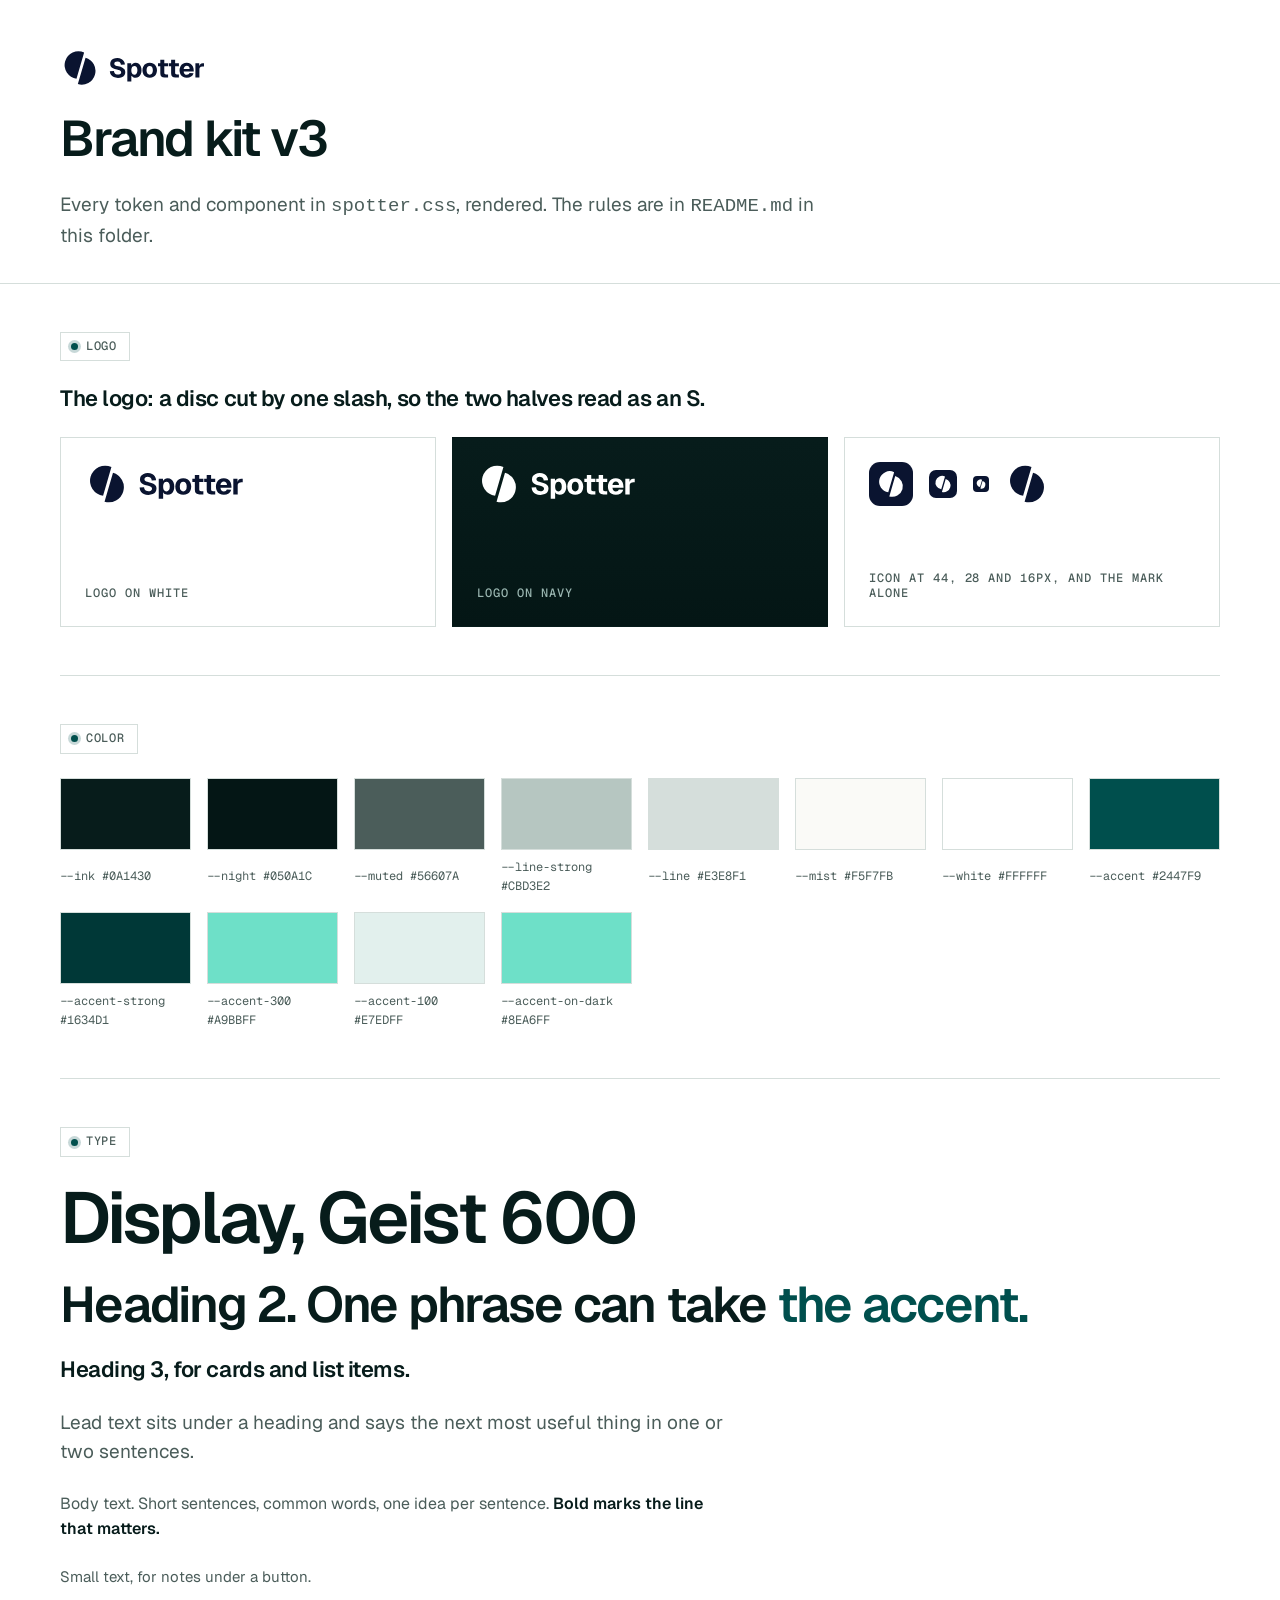
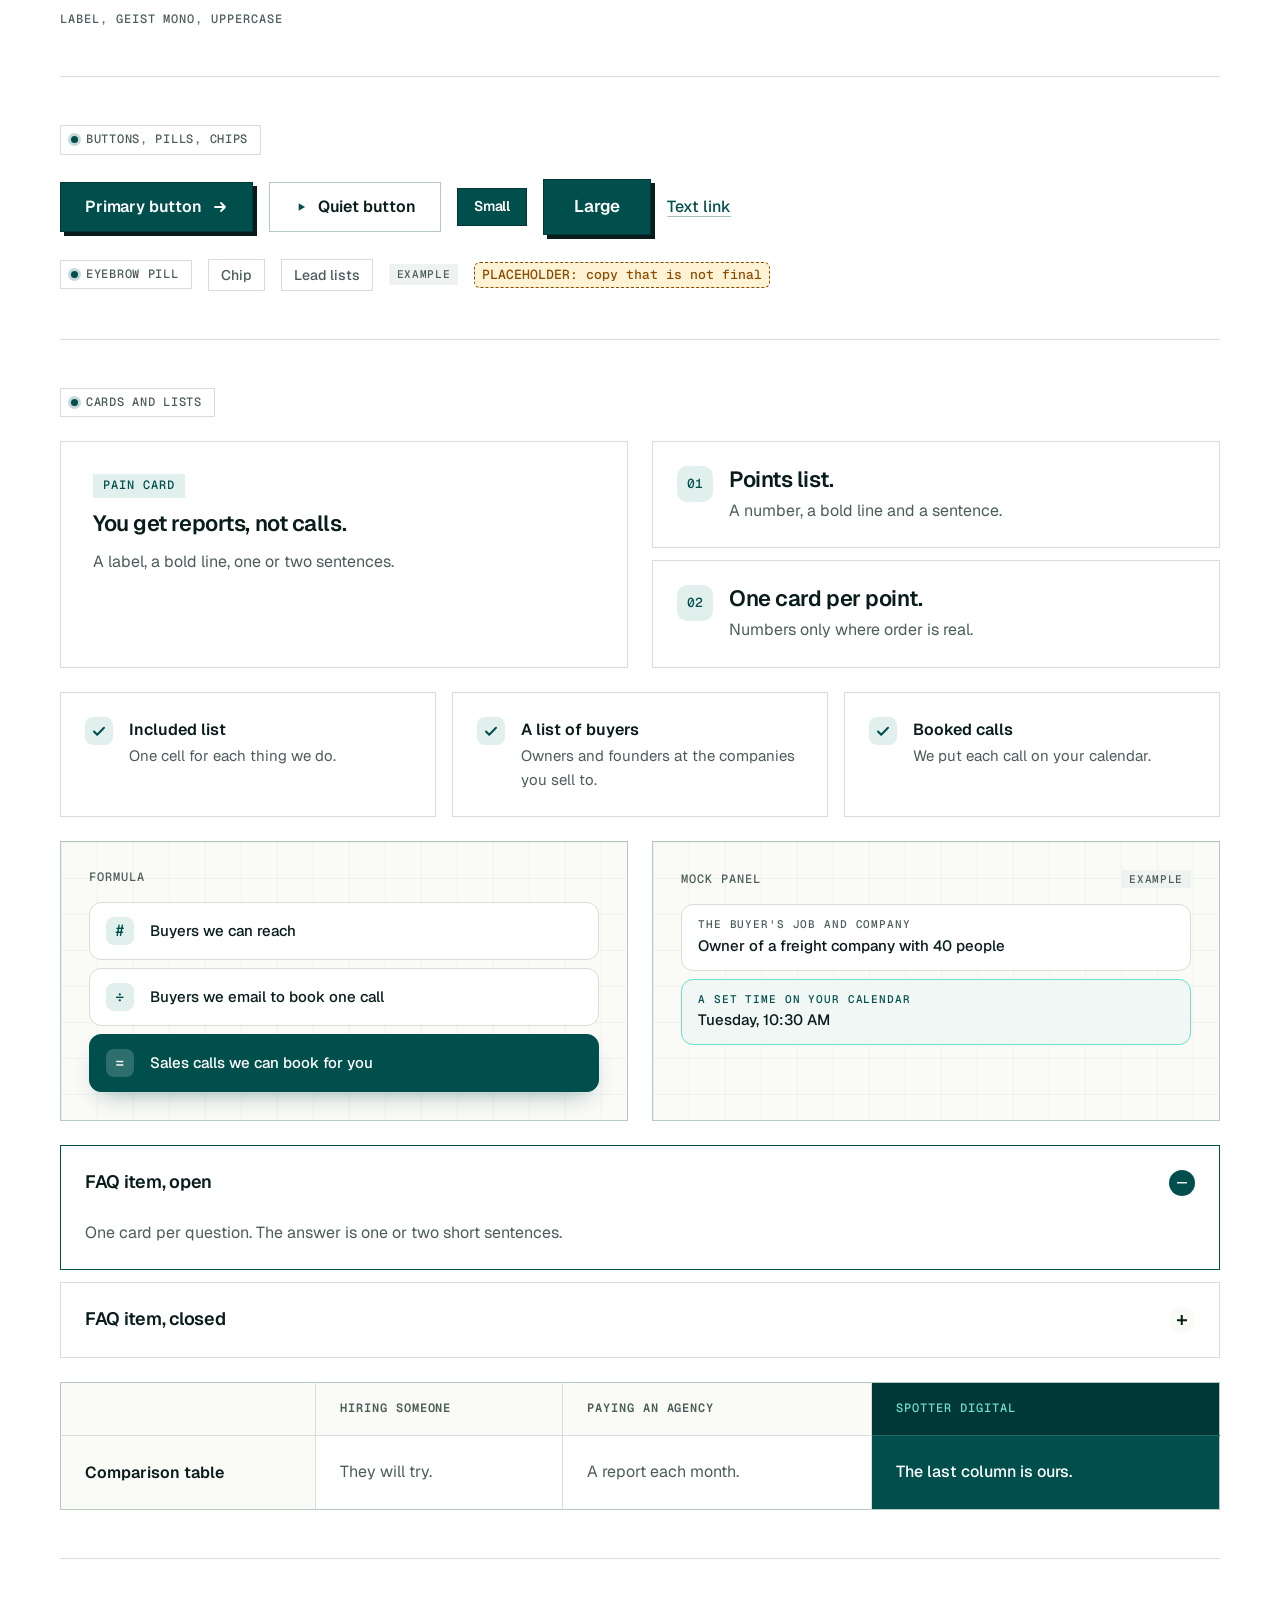
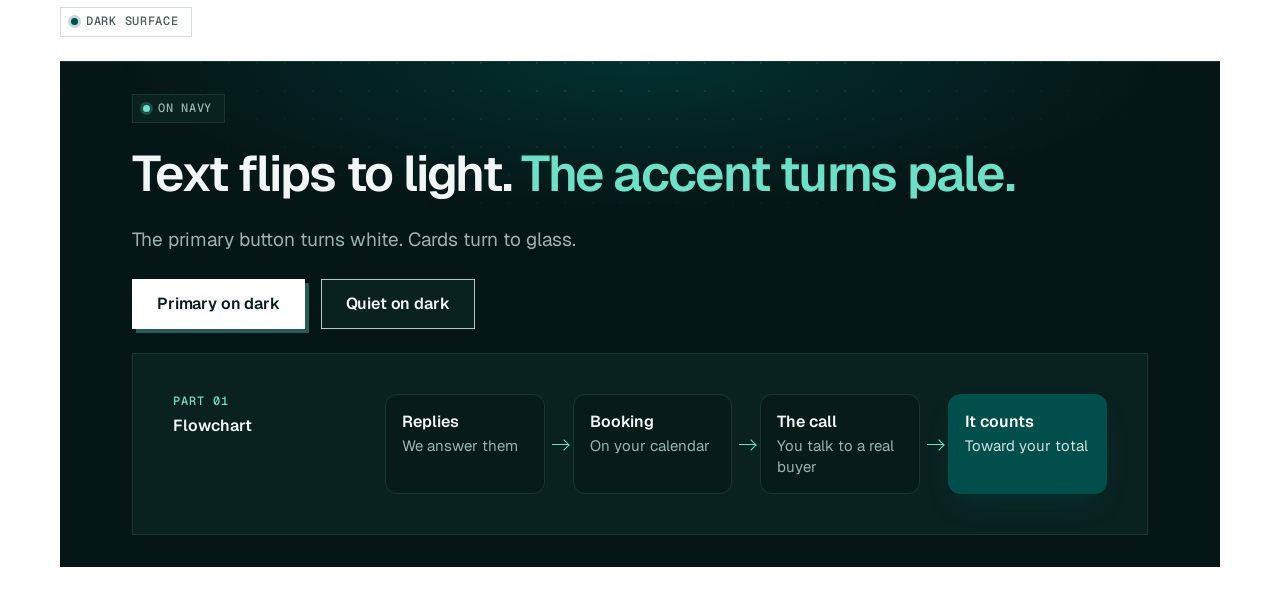
<file: assets/spotter-brand-kit/index.html>
<!DOCTYPE html>
<html lang="en" class="no-js">
  <head>
    <meta charset="UTF-8">
    <meta name="viewport" content="width=device-width, initial-scale=1.0">
    <title>Spotter Digital brand kit v3</title>
    <meta name="robots" content="noindex, nofollow">
    <link rel="icon" type="image/svg+xml" href="logo/v3/spotter-icon.svg">
    <link rel="preconnect" href="https://fonts.googleapis.com">
    <link rel="preconnect" href="https://fonts.gstatic.com" crossorigin>
    <link href="https://fonts.googleapis.com/css2?family=Geist:wght@400;500;600;700&family=Geist+Mono:wght@400;500&display=swap" rel="stylesheet">
    <link rel="stylesheet" href="spotter.css">
    <!-- Styles for this reference page only (kit-*). Pages never use these. -->
    <style>
      .kit-top { padding-block: var(--s-7) var(--s-6); background: var(--white); border-bottom: 1px solid var(--line); }
      .kit-top img { height: 40px; width: auto; }
      .kit-block { display: grid; gap: var(--s-5); padding-block: var(--s-7); border-bottom: 1px solid var(--line); }
      .kit-block > .sd-eyebrow { justify-self: start; }
      .kit-row { display: flex; flex-wrap: wrap; align-items: center; gap: var(--s-4); }
      .kit-grid { display: grid; grid-template-columns: repeat(auto-fit, minmax(240px, 1fr)); gap: var(--s-4); }
      .kit-logo { display: grid; gap: var(--s-4); align-content: space-between; min-height: 190px; padding: var(--s-5); border: 1px solid var(--line); border-radius: var(--r-md); background: var(--white); }
      .kit-logo--dark { background: linear-gradient(180deg, var(--ink), var(--night)); border-color: transparent; }
      .kit-logo--dark .sd-label { color: var(--on-dark-muted); }
      .kit-logo img { height: 44px; width: auto; max-width: 100%; }
      .kit-logo__marks { display: flex; align-items: center; gap: var(--s-4); }
      .kit-logo__marks img:nth-child(2) { height: 28px; }
      .kit-logo__marks img:nth-child(3) { height: 16px; }
      .kit-swatch { display: grid; gap: var(--s-2); }
      .kit-swatch i { display: block; height: 72px; border: 1px solid var(--line); border-radius: var(--r-md); }
      .kit-swatch code { font-family: var(--font-mono); font-size: var(--text-label); color: var(--muted); }
      .kit-swatches { display: grid; grid-template-columns: repeat(auto-fill, minmax(130px, 1fr)); gap: var(--s-4); }
      .kit-demo-dark { padding: var(--s-6); border-radius: var(--r-lg); }
    </style>
  </head>
  <body>
    <header class="kit-top">
      <div class="sd-container sd-stack">
        <img src="logo/v3/spotter-lockup.svg" alt="Spotter Digital">
        <h1 class="sd-h2">Brand kit v3</h1>
        <p class="sd-lead">Every token and component in <code>spotter.css</code>, rendered. The rules are in <code>README.md</code> in this folder.</p>
      </div>
    </header>

    <main class="sd-container">
      <section class="kit-block" id="logo">
        <p class="sd-eyebrow">Logo</p>
        <h2 class="sd-h3">The logo: a disc cut by one slash, so the two halves read as an S.</h2>
        <div class="kit-grid">
          <div class="kit-logo"><img src="logo/v3/spotter-lockup.svg" alt="Spotter Digital logo"><p class="sd-label">Logo on white</p></div>
          <div class="kit-logo kit-logo--dark"><img src="logo/v3/spotter-lockup-white.svg" alt="Spotter Digital logo, white"><p class="sd-label">Logo on navy</p></div>
          <div class="kit-logo"><div class="kit-logo__marks"><img src="logo/v3/spotter-icon.svg" alt="App icon"><img src="logo/v3/spotter-icon.svg" alt=""><img src="logo/v3/spotter-icon.svg" alt=""><img src="logo/v3/spotter-mark.svg" alt="Mark"></div><p class="sd-label">Icon at 44, 28 and 16px, and the mark alone</p></div>
        </div>
      </section>

      <section class="kit-block" id="color">
        <p class="sd-eyebrow">Color</p>
        <div class="kit-swatches">
          <div class="kit-swatch"><i style="background:var(--ink)"></i><code>--ink #0A1430</code></div>
          <div class="kit-swatch"><i style="background:var(--night)"></i><code>--night #050A1C</code></div>
          <div class="kit-swatch"><i style="background:var(--muted)"></i><code>--muted #56607A</code></div>
          <div class="kit-swatch"><i style="background:var(--line-strong)"></i><code>--line-strong #CBD3E2</code></div>
          <div class="kit-swatch"><i style="background:var(--line)"></i><code>--line #E3E8F1</code></div>
          <div class="kit-swatch"><i style="background:var(--mist)"></i><code>--mist #F5F7FB</code></div>
          <div class="kit-swatch"><i style="background:var(--white)"></i><code>--white #FFFFFF</code></div>
          <div class="kit-swatch"><i style="background:var(--accent)"></i><code>--accent #2447F9</code></div>
          <div class="kit-swatch"><i style="background:var(--accent-strong)"></i><code>--accent-strong #1634D1</code></div>
          <div class="kit-swatch"><i style="background:var(--accent-300)"></i><code>--accent-300 #A9BBFF</code></div>
          <div class="kit-swatch"><i style="background:var(--accent-100)"></i><code>--accent-100 #E7EDFF</code></div>
          <div class="kit-swatch"><i style="background:var(--accent-on-dark)"></i><code>--accent-on-dark #8EA6FF</code></div>
        </div>
      </section>

      <section class="kit-block" id="type">
        <p class="sd-eyebrow">Type</p>
        <p class="sd-display">Display, Geist 600</p>
        <p class="sd-h2">Heading 2. One phrase can take <span class="sd-hl">the accent.</span></p>
        <p class="sd-h3">Heading 3, for cards and list items.</p>
        <p class="sd-lead">Lead text sits under a heading and says the next most useful thing in one or two sentences.</p>
        <p class="sd-body">Body text. Short sentences, common words, one idea per sentence. <strong>Bold marks the line that matters.</strong></p>
        <p class="sd-small">Small text, for notes under a button.</p>
        <p class="sd-label">Label, Geist Mono, uppercase</p>
      </section>

      <section class="kit-block" id="buttons">
        <p class="sd-eyebrow">Buttons, pills, chips</p>
        <div class="kit-row">
          <a class="sd-btn sd-btn--primary" href="#buttons">Primary button <svg width="16" height="16" viewBox="0 0 16 16" fill="none" stroke="currentColor" stroke-width="1.8" stroke-linecap="round" stroke-linejoin="round" aria-hidden="true"><path d="M3 8h10M9 4l4 4-4 4"/></svg></a>
          <a class="sd-btn sd-btn--ghost" href="#buttons"><svg width="14" height="14" viewBox="0 0 24 24" fill="currentColor" aria-hidden="true"><path d="M8 5.5v13l11-6.5z"/></svg>Quiet button</a>
          <a class="sd-btn sd-btn--primary sd-btn--sm" href="#buttons">Small</a>
          <a class="sd-btn sd-btn--primary sd-btn--lg" href="#buttons">Large</a>
          <a class="sd-link" href="#buttons">Text link</a>
        </div>
        <div class="kit-row">
          <span class="sd-eyebrow">Eyebrow pill</span>
          <span class="sd-chip">Chip</span><span class="sd-chip">Lead lists</span>
          <span class="sd-tag">Example</span>
          <span class="sd-ph" data-ph="sample">PLACEHOLDER: copy that is not final</span>
        </div>
      </section>

      <section class="kit-block" id="cards">
        <p class="sd-eyebrow">Cards and lists</p>
        <div class="sd-grid-2">
          <div class="sd-card sd-pain"><p class="sd-label">Pain card</p><h3 class="sd-h3">You get reports, not calls.</h3><p class="sd-body">A label, a bold line, one or two sentences.</p></div>
          <ol class="sd-points">
            <li><span class="sd-points__num" aria-hidden="true">01</span><div class="sd-points__body"><h3 class="sd-h3">Points list.</h3><p class="sd-body">A number, a bold line and a sentence.</p></div></li>
            <li><span class="sd-points__num" aria-hidden="true">02</span><div class="sd-points__body"><h3 class="sd-h3">One card per point.</h3><p class="sd-body">Numbers only where order is real.</p></div></li>
          </ol>
        </div>
        <ul class="sd-included">
          <li><svg width="16" height="16" viewBox="0 0 16 16" fill="none" stroke="currentColor" stroke-width="2" stroke-linecap="round" stroke-linejoin="round" aria-hidden="true"><path d="M3 8.5l3.2 3.2L13 4.8"/></svg><span><strong>Included list</strong>One cell for each thing we do.</span></li>
          <li><svg width="16" height="16" viewBox="0 0 16 16" fill="none" stroke="currentColor" stroke-width="2" stroke-linecap="round" stroke-linejoin="round" aria-hidden="true"><path d="M3 8.5l3.2 3.2L13 4.8"/></svg><span><strong>A list of buyers</strong>Owners and founders at the companies you sell to.</span></li>
          <li><svg width="16" height="16" viewBox="0 0 16 16" fill="none" stroke="currentColor" stroke-width="2" stroke-linecap="round" stroke-linejoin="round" aria-hidden="true"><path d="M3 8.5l3.2 3.2L13 4.8"/></svg><span><strong>Booked calls</strong>We put each call on your calendar.</span></li>
        </ul>
        <div class="sd-grid-2">
          <div class="sd-step__figure">
            <p class="sd-label sd-figure-label">Formula</p>
            <div class="sd-formula">
              <div class="sd-formula__term"><span class="sd-formula__op" aria-hidden="true">#</span><span>Buyers we can reach</span></div>
              <div class="sd-formula__term"><span class="sd-formula__op" aria-hidden="true">&divide;</span><span>Buyers we email to book one call</span></div>
              <div class="sd-formula__term sd-formula__term--result"><span class="sd-formula__op" aria-hidden="true">=</span><span>Sales calls we can book for you</span></div>
            </div>
          </div>
          <div class="sd-step__figure">
            <p class="sd-label sd-figure-label">Mock panel <span class="sd-tag">Example</span></p>
            <div class="sd-mock">
              <div class="sd-mock__row"><span class="sd-label">The buyer's job and company</span>Owner of a freight company with 40 people</div>
              <div class="sd-mock__row sd-mock__row--accent"><span class="sd-label">A set time on your calendar</span>Tuesday, 10:30 AM</div>
            </div>
          </div>
        </div>
        <div class="sd-faq">
          <details class="sd-faq__item" open><summary>FAQ item, open<span class="sd-faq__icon" aria-hidden="true"></span></summary><div class="sd-faq__answer"><p>One card per question. The answer is one or two short sentences.</p></div></details>
          <details class="sd-faq__item"><summary>FAQ item, closed<span class="sd-faq__icon" aria-hidden="true"></span></summary><div class="sd-faq__answer"><p>Answer.</p></div></details>
        </div>
        <table class="sd-compare">
          <thead><tr><th scope="col"><span class="sd-visually-hidden">Question</span></th><th scope="col">Hiring someone</th><th scope="col">Paying an agency</th><th scope="col">Spotter Digital</th></tr></thead>
          <tbody><tr><th scope="row">Comparison table</th><td data-label="Hiring someone">They will try.</td><td data-label="Paying an agency">A report each month.</td><td data-label="Spotter Digital">The last column is ours.</td></tr></tbody>
        </table>
      </section>

      <section class="kit-block" id="dark">
        <p class="sd-eyebrow">Dark surface</p>
        <div class="sd-section sd-section--navy kit-demo-dark">
          <div class="sd-container sd-stack">
            <p class="sd-eyebrow">On navy</p>
            <h2 class="sd-h2">Text flips to light. <span class="sd-hl">The accent turns pale.</span></h2>
            <p class="sd-lead">The primary button turns white. Cards turn to glass.</p>
            <div class="kit-row"><a class="sd-btn sd-btn--primary" href="#dark">Primary on dark</a><a class="sd-btn sd-btn--ghost" href="#dark">Quiet on dark</a></div>
            <div class="sd-flow">
              <div class="sd-flow__lane">
                <p class="sd-flow__stage"><span class="sd-label">Part 01</span>Flowchart</p>
                <ol class="sd-flow__nodes">
                  <li class="sd-flow__node"><strong>Replies</strong>We answer them</li>
                  <li class="sd-flow__node"><strong>Booking</strong>On your calendar</li>
                  <li class="sd-flow__node"><strong>The call</strong>You talk to a real buyer</li>
                  <li class="sd-flow__node sd-flow__node--result"><strong>It counts</strong>Toward your total</li>
                </ol>
              </div>
            </div>
          </div>
        </div>
      </section>
    </main>
  </body>
</html>
</file>
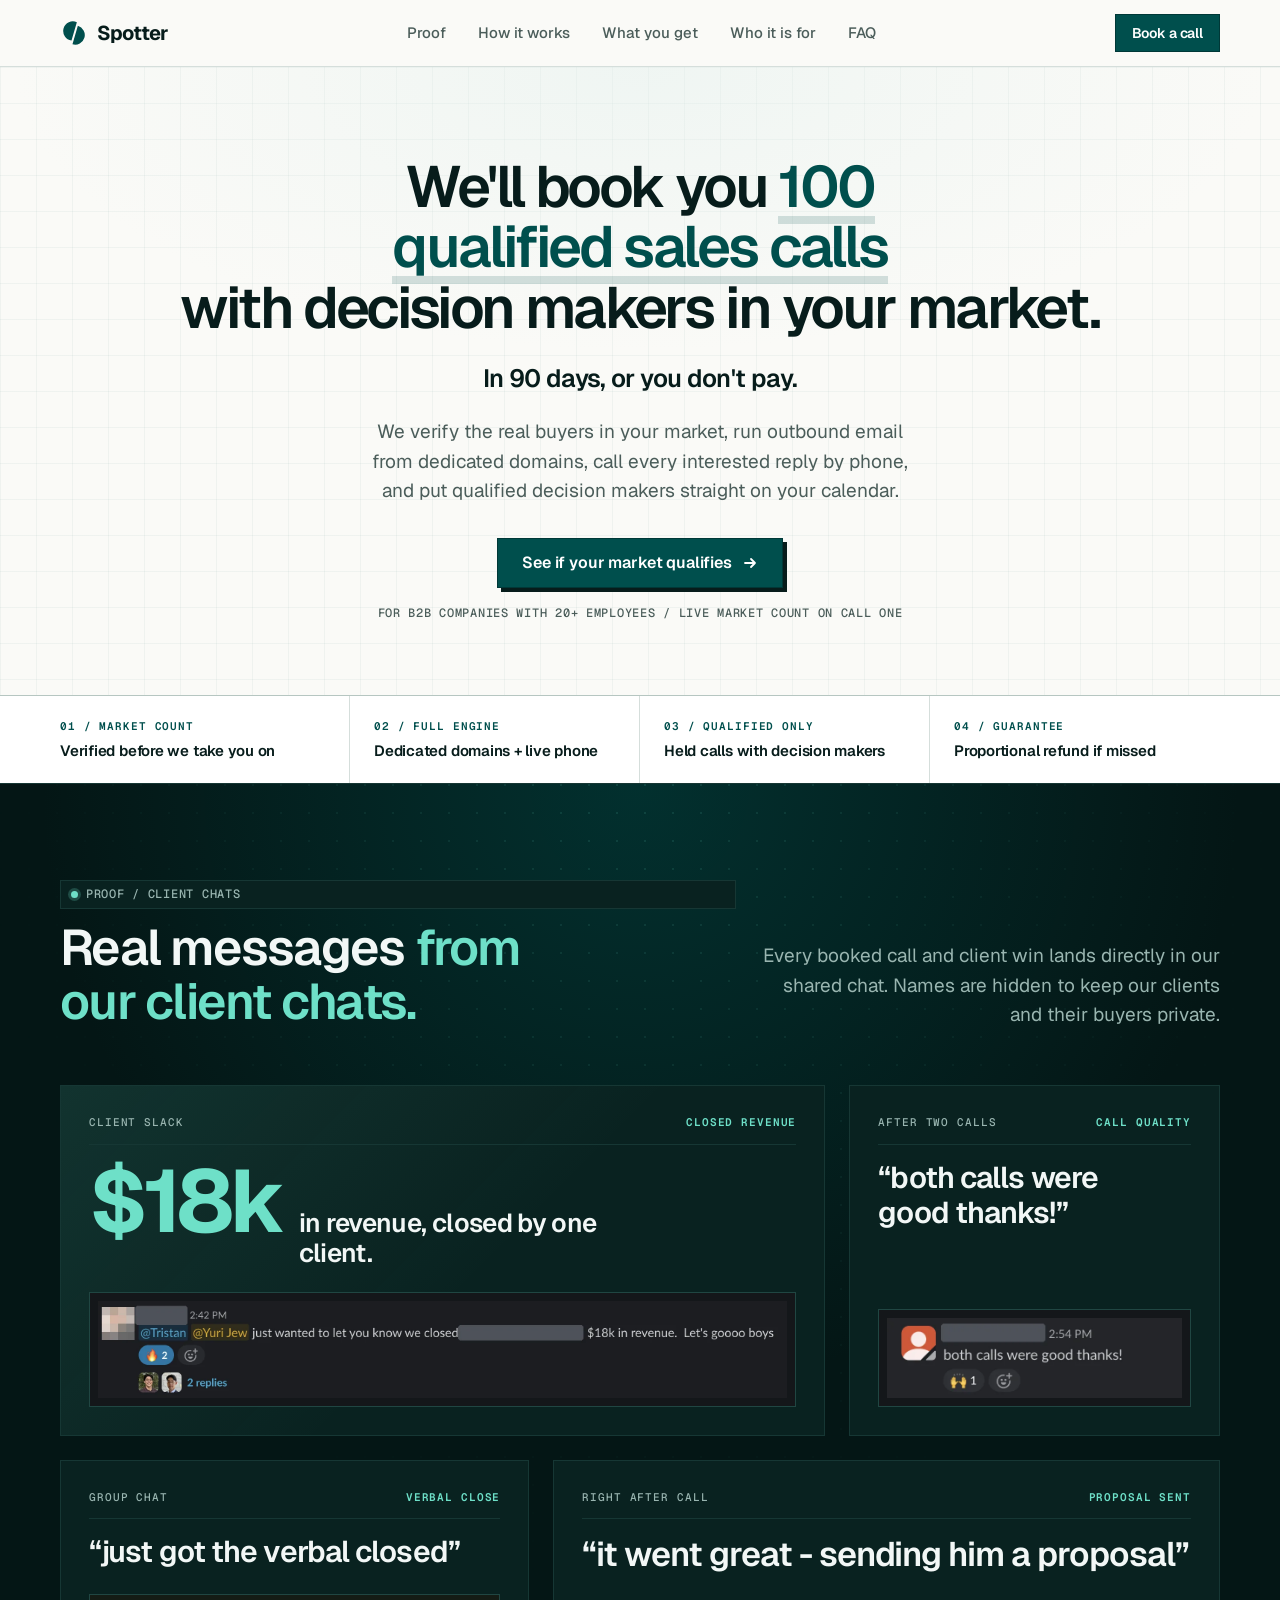
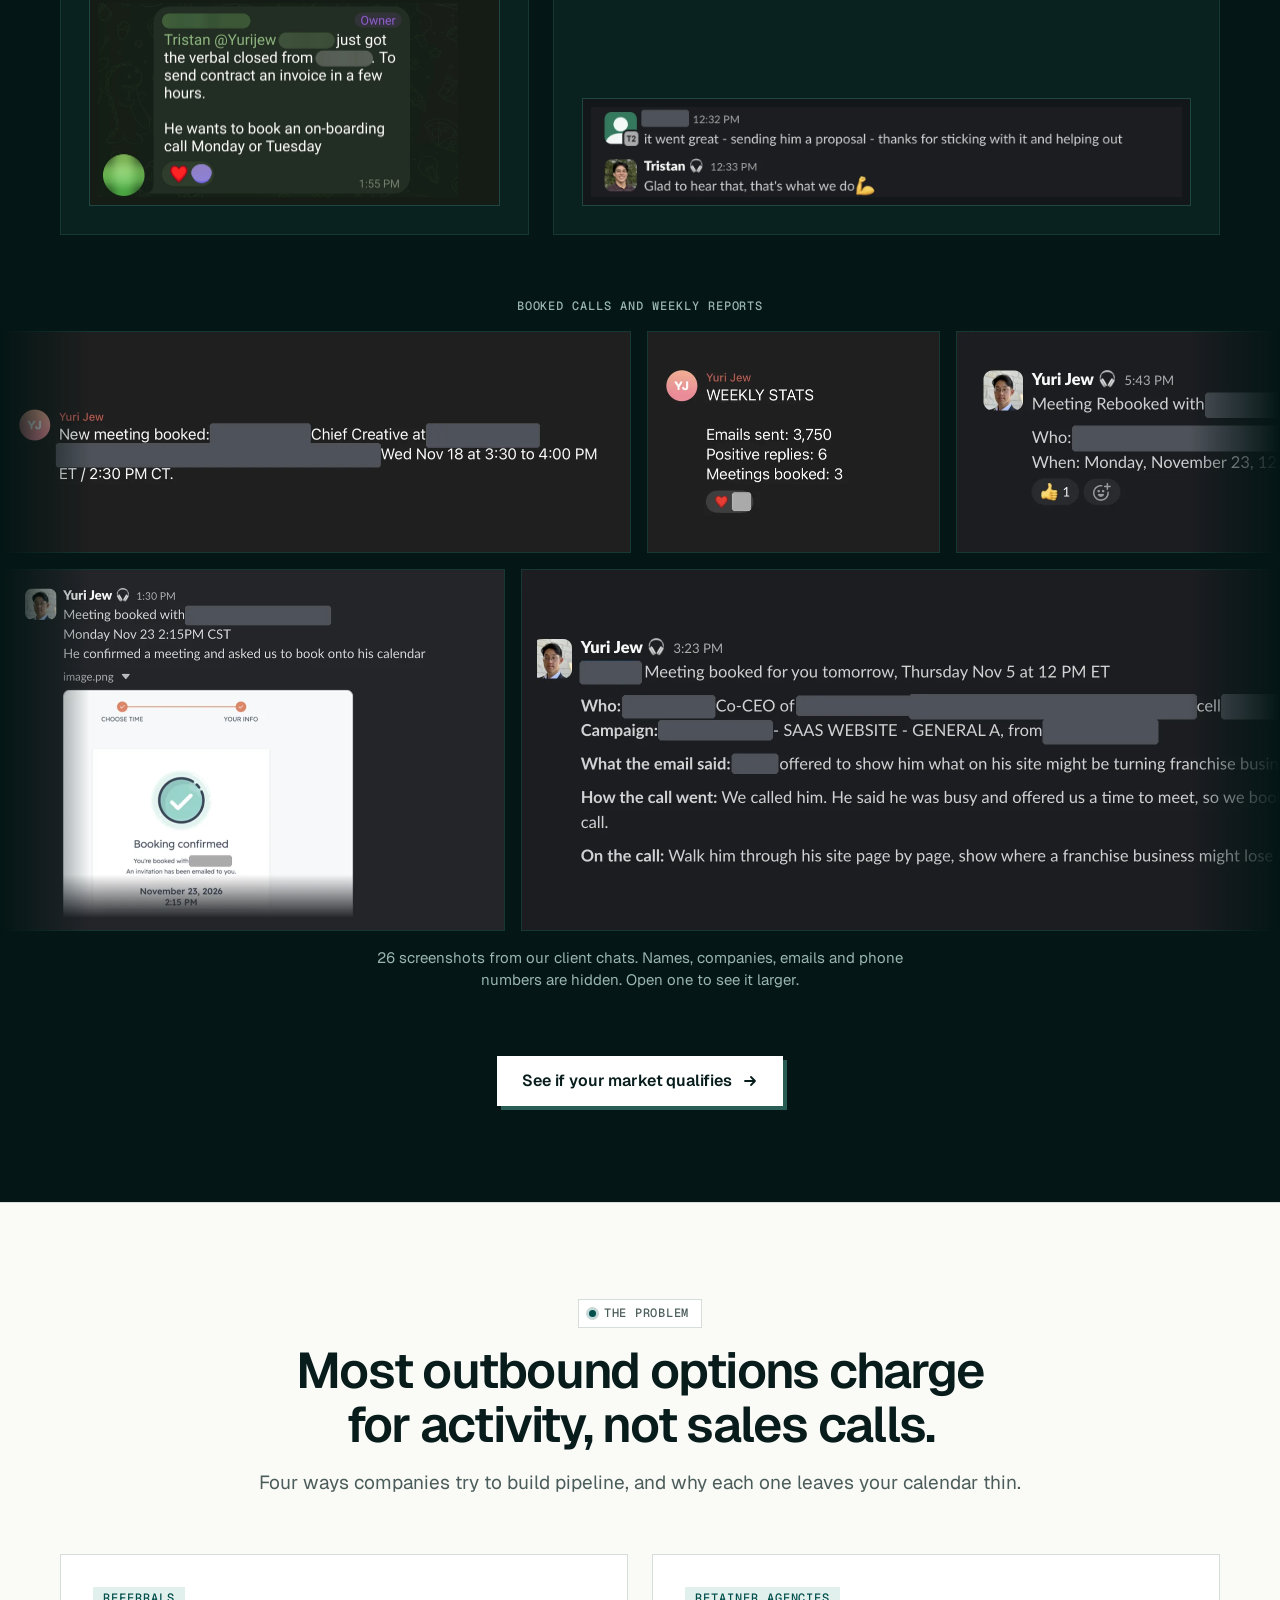
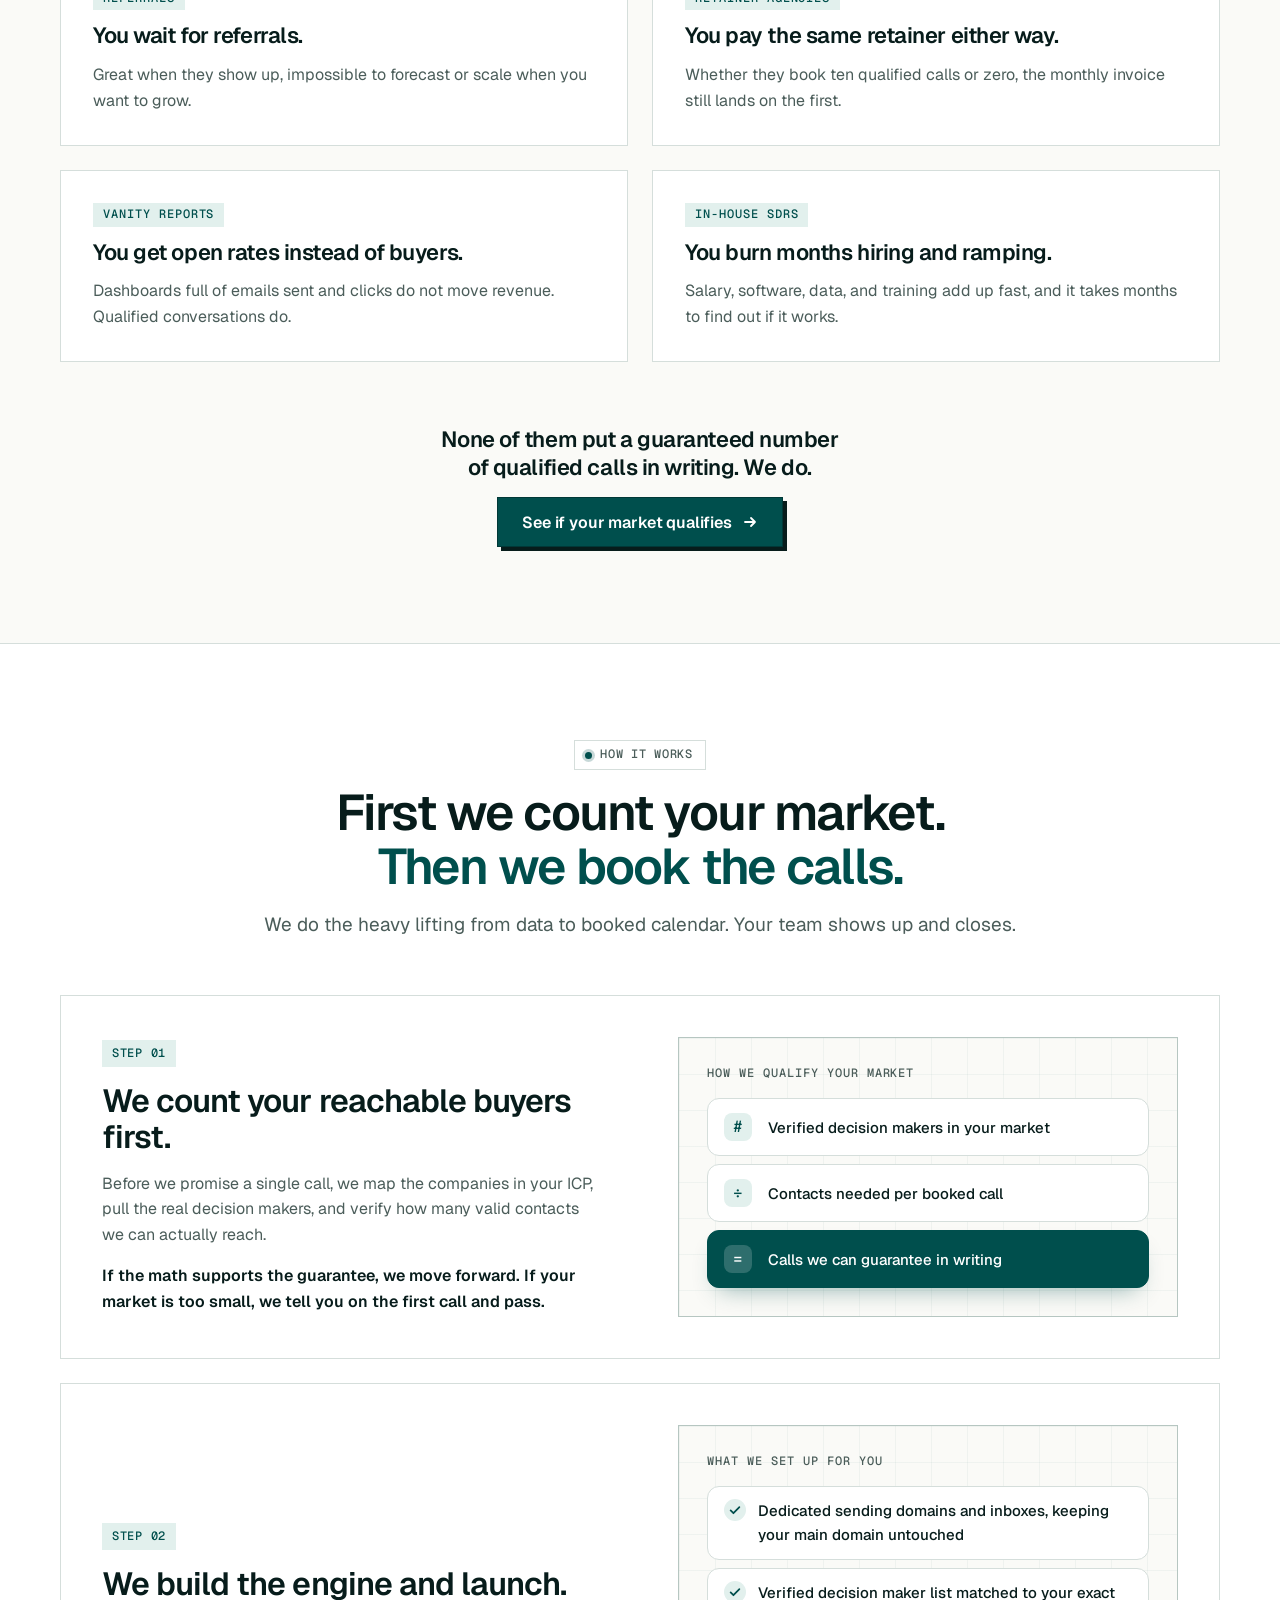
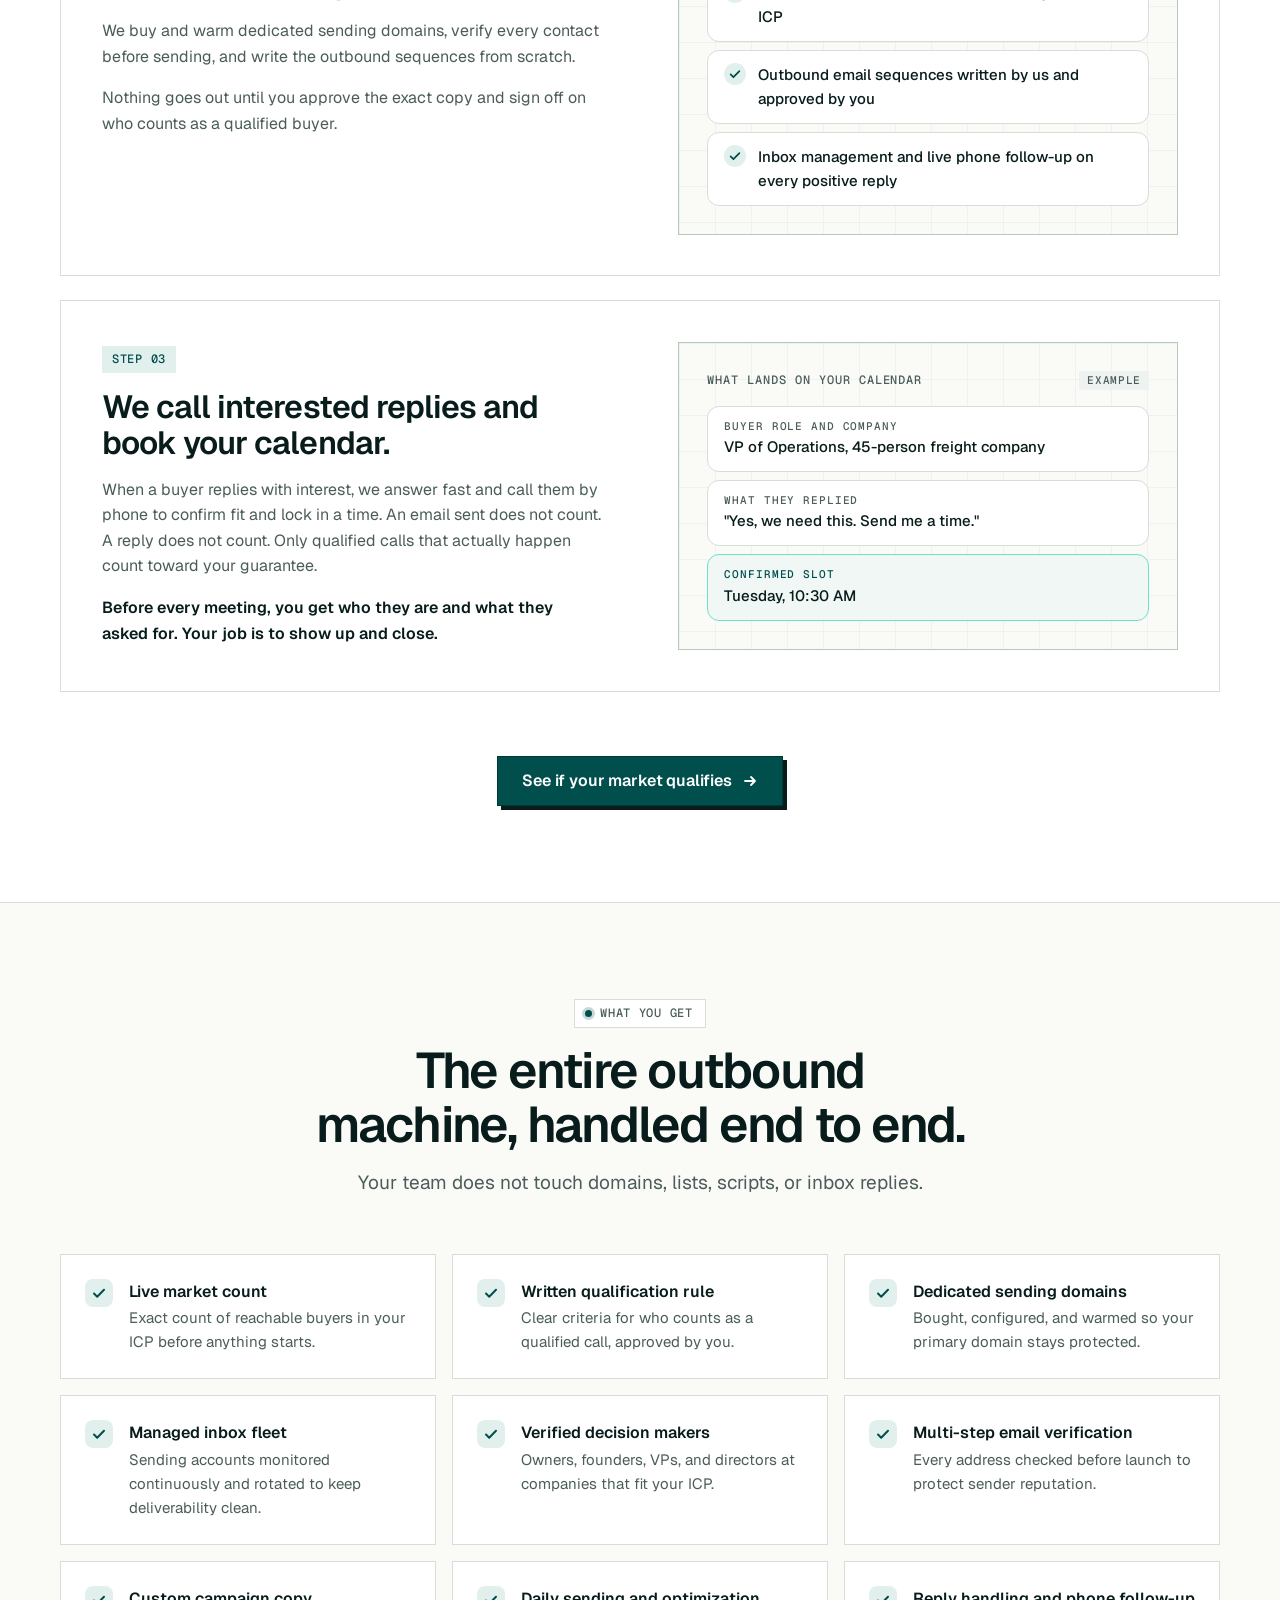
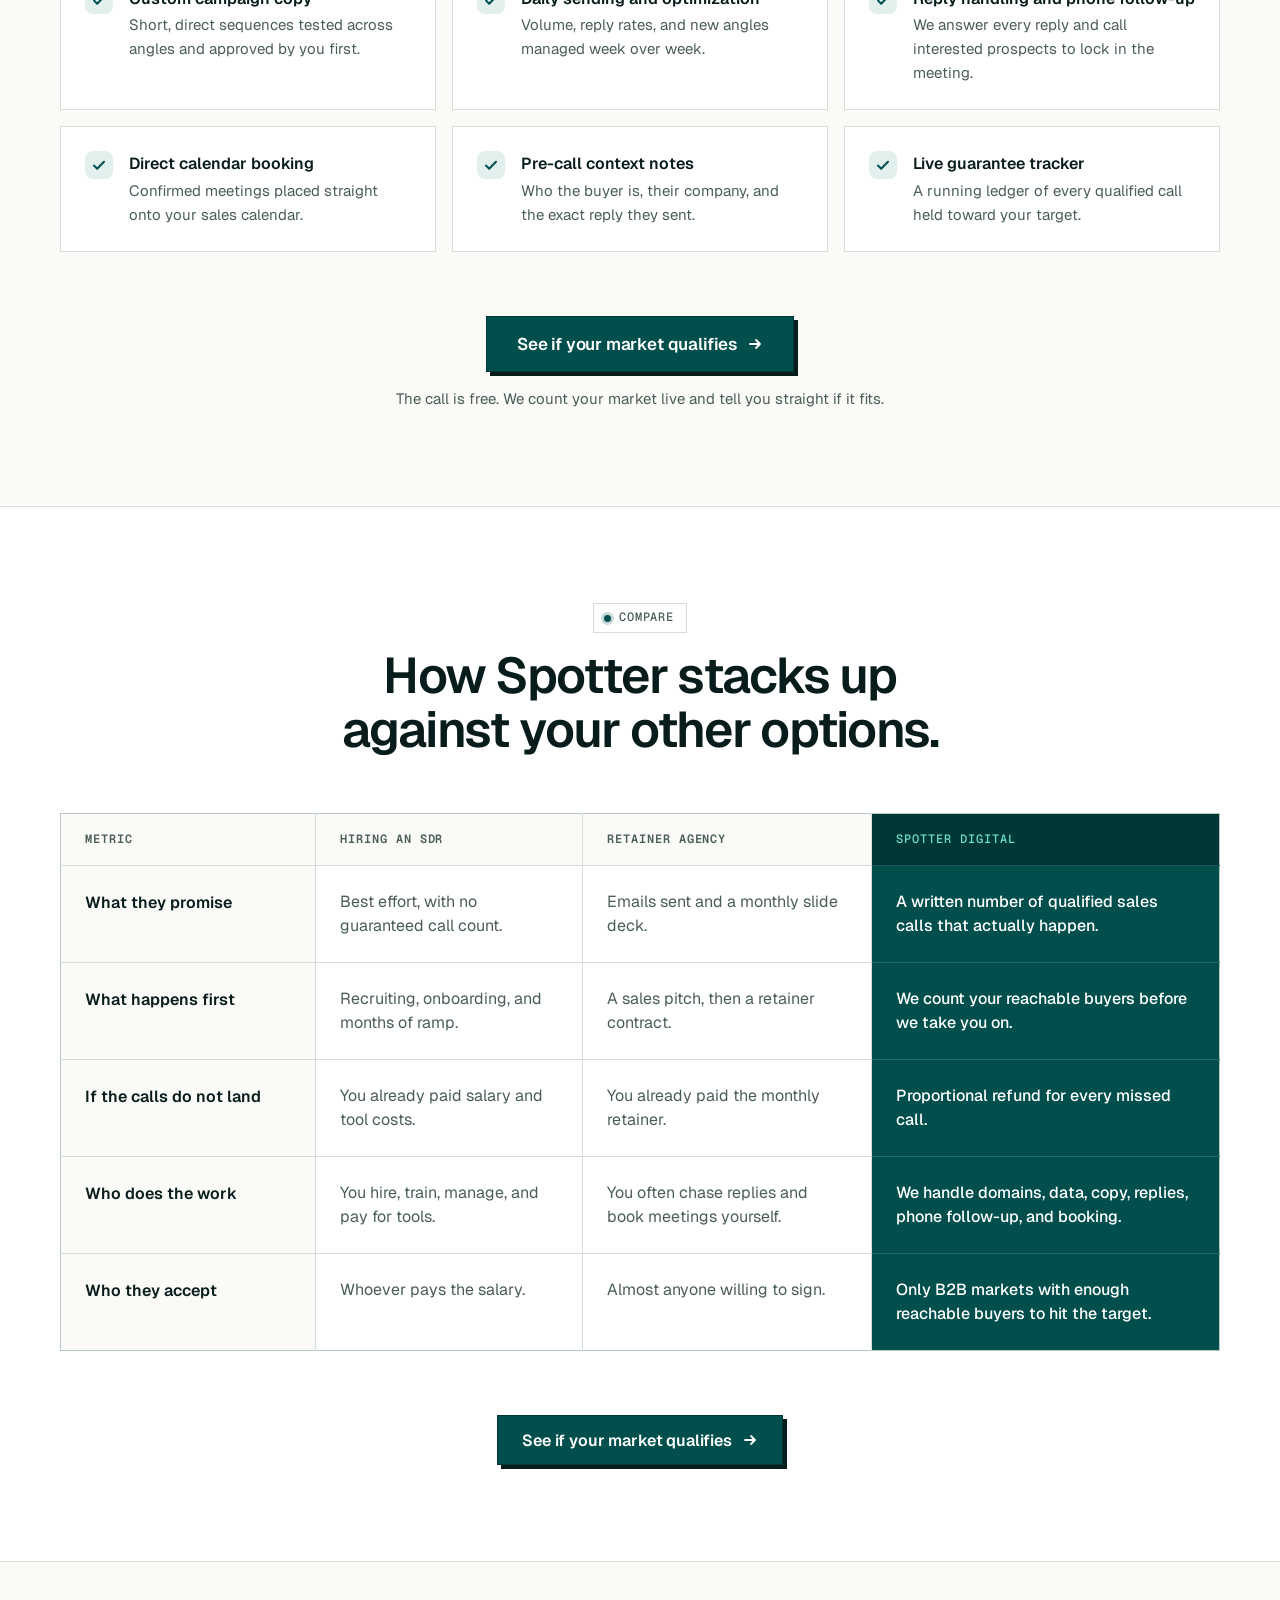
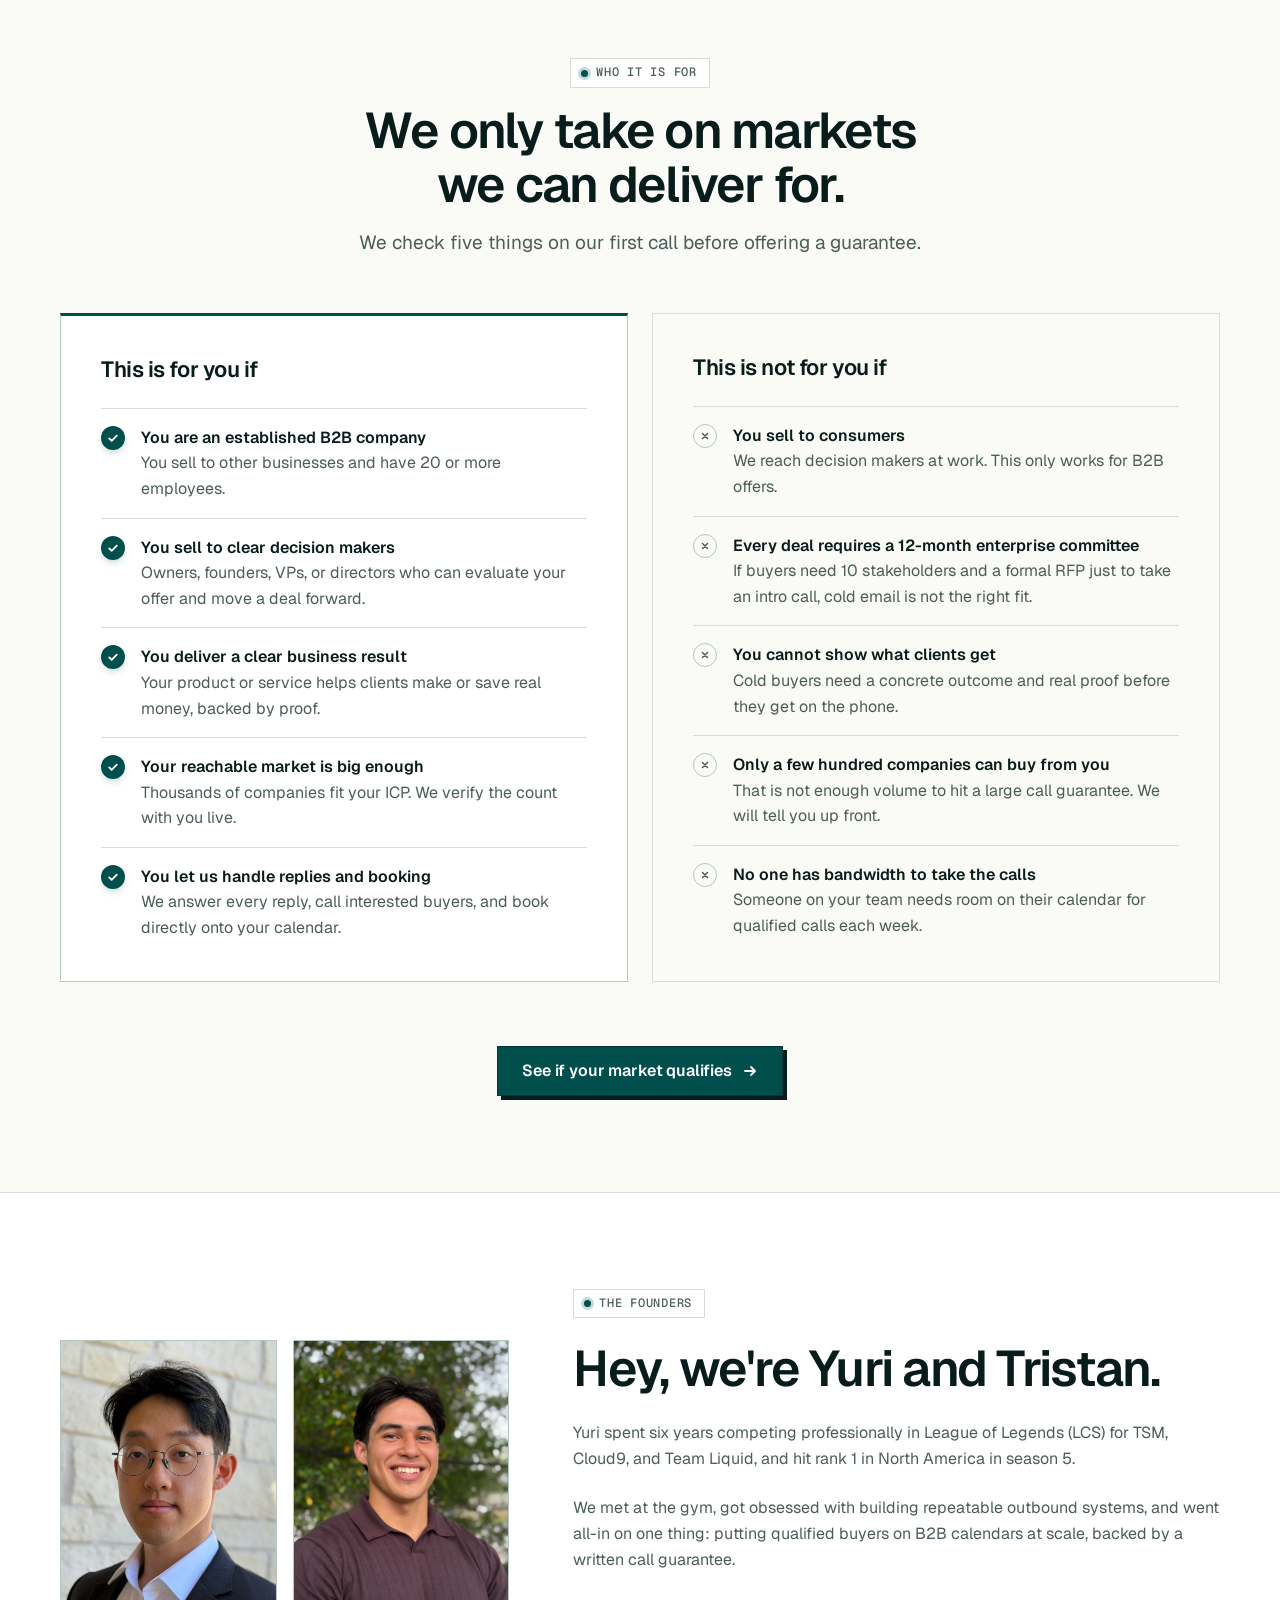
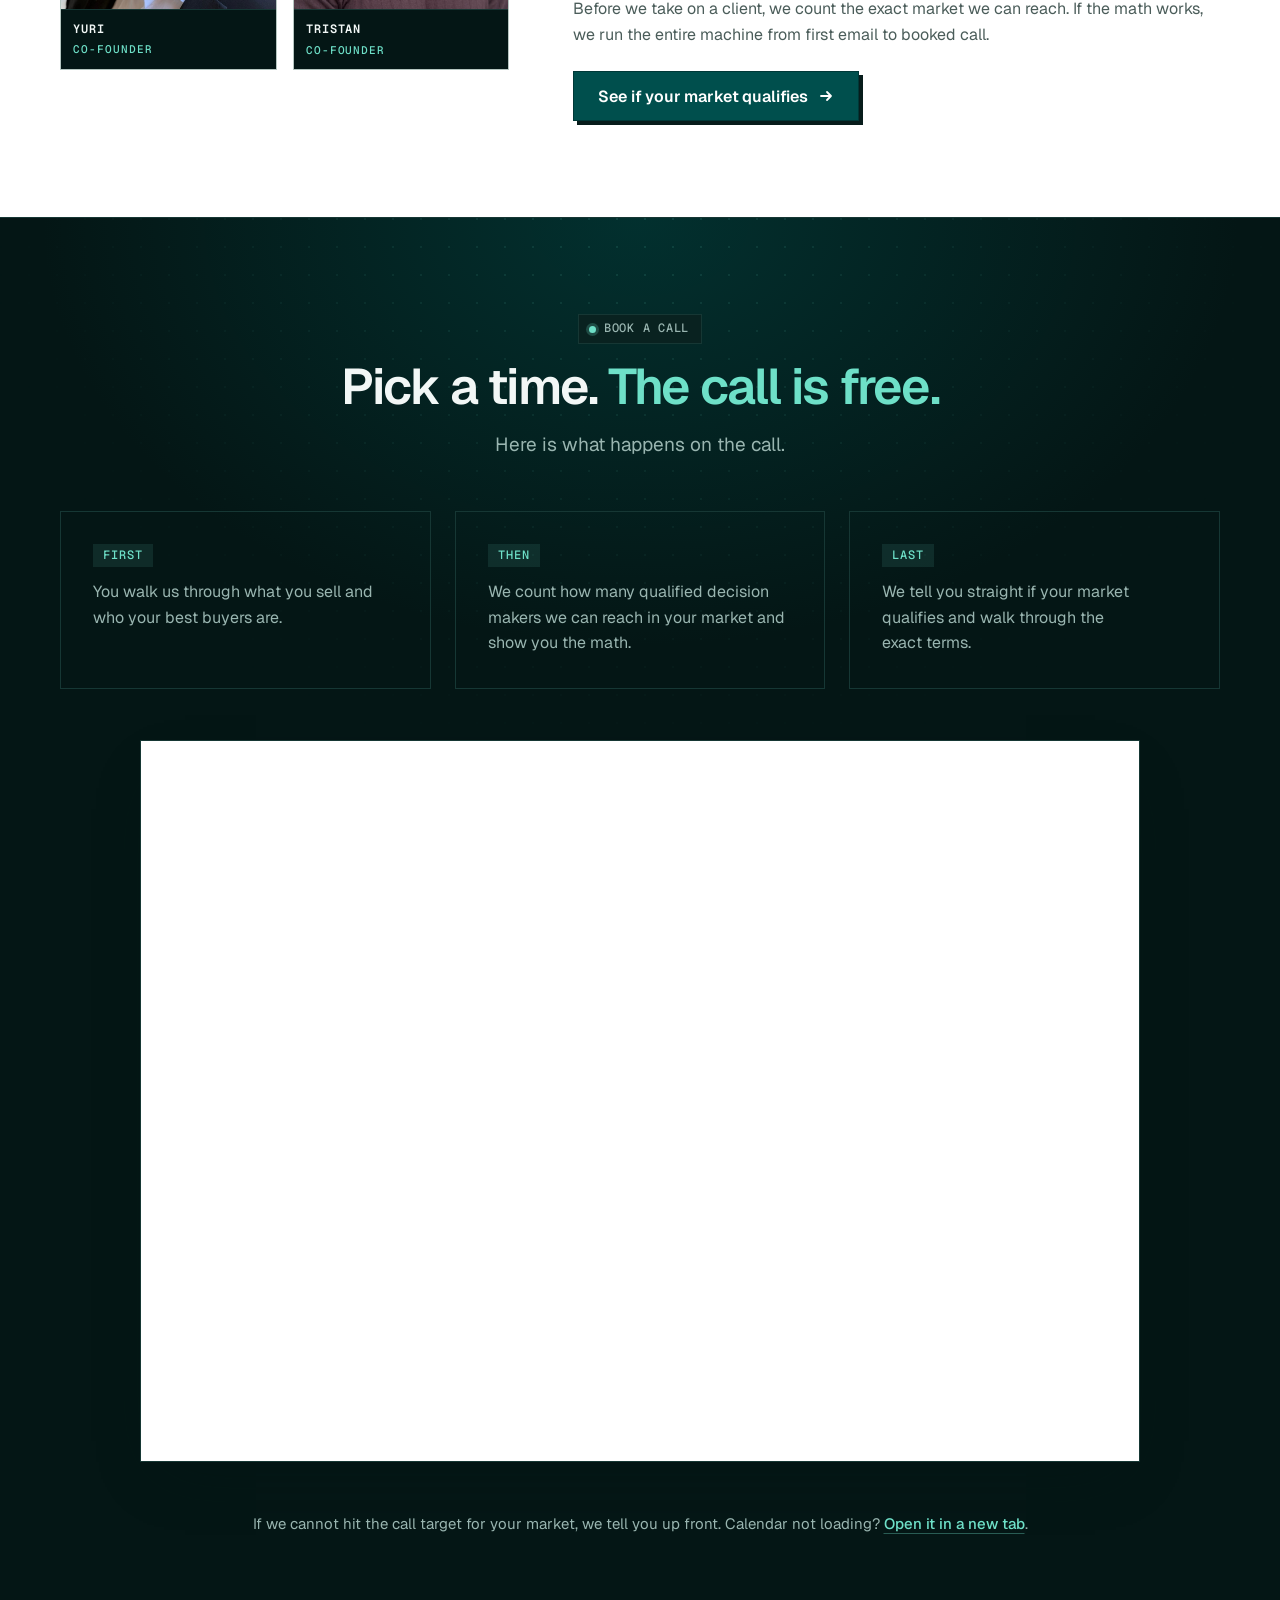
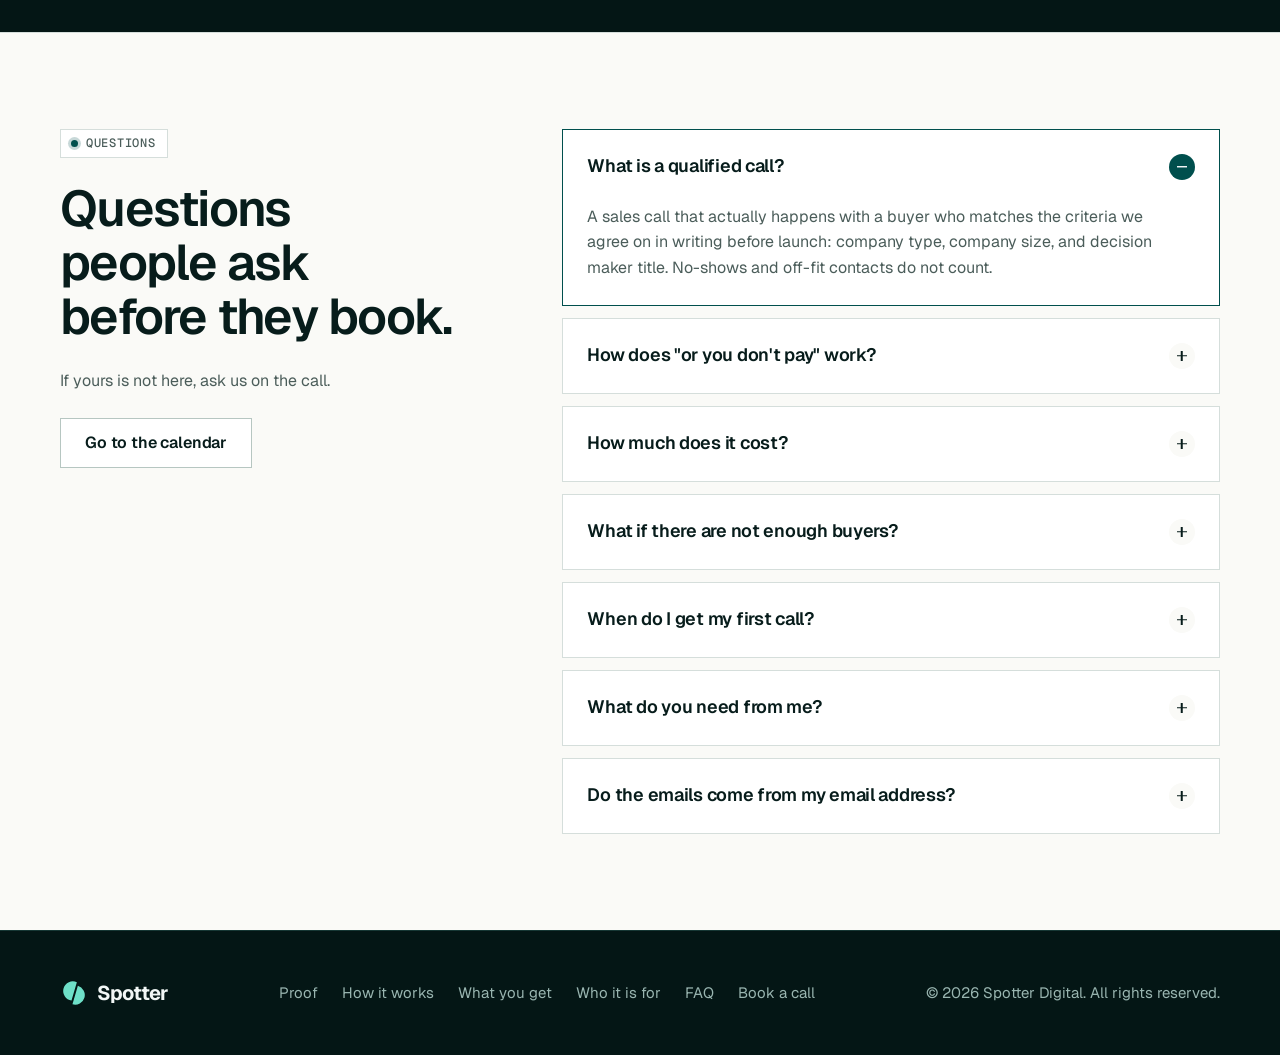
<file: 100-calls.html>
<!DOCTYPE html>
<html lang="en" class="no-js">
  <head>
    <meta charset="UTF-8">
    <meta name="viewport" content="width=device-width, initial-scale=1.0">
    <!-- PROMISE NUMBER: the number and the 90 days live in this title, the description, og:title, the h1 and the promise line under it. Nowhere else. -->
    <title>100 qualified sales calls with decision makers in your market. In 90 days, or you don't pay | Spotter Digital</title>
    <meta name="description" content="We'll book you 100 qualified sales calls with decision makers in your market. In 90 days, or you don't pay. Built for B2B companies with 20+ employees, starting with a live market count before anything launches.">
    <link rel="canonical" href="https://www.spotterdigital.ai/">
    <script>document.documentElement.classList.remove('no-js');</script>

    <!-- Favicon -->
    <link rel="icon" type="image/svg+xml" href="assets/spotter-brand-kit/logo/v3/spotter-icon.svg">
    <link rel="icon" type="image/png" sizes="32x32" href="assets/spotter-brand-kit/favicon/v3/icon-32.png">
    <link rel="icon" type="image/png" sizes="16x16" href="assets/spotter-brand-kit/favicon/v3/icon-16.png">
    <link rel="apple-touch-icon" href="assets/spotter-brand-kit/favicon/v3/icon-180.png">
    <meta name="theme-color" content="#fafaf7">

    <!-- Open Graph / Twitter -->
    <meta property="og:type" content="website">
    <meta property="og:url" content="https://www.spotterdigital.ai/">
    <meta property="og:title" content="We'll book you 100 qualified sales calls with decision makers in your market. In 90 days, or you don't pay.">
    <meta property="og:description" content="Done-for-you B2B outbound for companies with 20+ employees. We count the reachable buyers in your market before anything starts.">
    <meta property="og:image" content="https://www.spotterdigital.ai/assets/spotter-brand-kit/social/spotter-avatar-1000.png">
    <meta name="twitter:card" content="summary_large_image">

    <!-- Fonts: Geist and Geist Mono (Google Fonts). -->
    <link rel="preconnect" href="https://fonts.googleapis.com">
    <link rel="preconnect" href="https://fonts.gstatic.com" crossorigin>
    <link href="https://fonts.googleapis.com/css2?family=Geist:wght@400;500;600;700&family=Geist+Mono:wght@400;500&display=swap" rel="stylesheet">

    <!-- Brand kit: the only stylesheet. See assets/spotter-brand-kit/README.md -->
    <link rel="stylesheet" href="assets/spotter-brand-kit/spotter.css">
  </head>
  <body>
    <a class="sd-skip" href="#main">Skip to content</a>

    <!-- Nav -->
    <header class="sd-nav" id="nav">
      <div class="sd-container sd-nav__inner">
        <a class="sd-brand" href="#top" aria-label="Spotter Digital, back to top">
          <svg viewBox="0 0 48 48" aria-hidden="true" fill="currentColor"><path d="M28.89 5.51A16.5 16.5 0 1 0 19.75 36.85ZM30.6 11.65A16.5 16.5 0 1 1 21.36 43.33Z"/></svg>
          <span class="sd-brand__name">Spotter</span>
        </a>
        <nav class="sd-nav__links" aria-label="Page sections">
          <a href="#proof">Proof</a>
          <a href="#how">How it works</a>
          <a href="#included">What you get</a>
          <a href="#fit">Who it is for</a>
          <a href="#faq">FAQ</a>
        </nav>
        <a class="sd-btn sd-btn--sm" href="#book">Book a call</a>
      </div>
    </header>

    <main id="main">
      <!-- 1. Hero: the promise and one call to action. The VSL goes back in when it is recorded.
           PROMISE NUMBER: the number and the 90 days appear only in this h1, the promise line under it and the head tags marked above. -->
      <section class="sd-hero sd-hero--center" id="top">
        <div class="sd-container">
          <div class="sd-hero__copy">
            <h1 class="sd-display sd-hero__headline"><span class="sd-hero__line">We'll book you</span> <span class="sd-hero__big"><span class="sd-hl">100 qualified sales calls</span></span> <span class="sd-hero__line">with decision makers in your market.</span></h1>
            <p class="sd-hero__promise">In 90 days, or you don't pay.</p>
            <p class="sd-lead">We verify the real buyers in your market, run outbound email from dedicated domains, call every interested reply by phone, and put qualified decision makers straight on your calendar.</p>
            <div class="sd-hero__actions">
              <div class="sd-hero__buttons">
                <a class="sd-btn sd-btn--primary" href="#book">
                  See if your market qualifies
                  <svg width="16" height="16" viewBox="0 0 16 16" fill="none" stroke="currentColor" stroke-width="1.8" stroke-linecap="round" stroke-linejoin="round" aria-hidden="true"><path d="M3 8h10M9 4l4 4-4 4"/></svg>
                </a>
              </div>
              <p class="sd-hero__note">For B2B companies with 20+ employees / Live market count on call one</p>
            </div>
          </div>
        </div>

        <div class="sd-hero-strip">
          <div class="sd-container sd-hero-strip__grid">
            <div class="sd-hero-strip__cell">
              <p class="sd-hero-strip__k">01 / Market Count</p>
              <p class="sd-hero-strip__v">Verified before we take you on</p>
            </div>
            <div class="sd-hero-strip__cell">
              <p class="sd-hero-strip__k">02 / Full Engine</p>
              <p class="sd-hero-strip__v">Dedicated domains + live phone</p>
            </div>
            <div class="sd-hero-strip__cell">
              <p class="sd-hero-strip__k">03 / Qualified Only</p>
              <p class="sd-hero-strip__v">Held calls with decision makers</p>
            </div>
            <div class="sd-hero-strip__cell">
              <p class="sd-hero-strip__k">04 / Guarantee</p>
              <p class="sd-hero-strip__v">Proportional refund if missed</p>
            </div>
          </div>
        </div>
      </section>

      <!-- 2. Proof: real screenshots from client chats, names hidden (Yuri, 2026-11-19).
           Four tiles set a line in type over the screenshot it came from, then two rows of screenshots drift past.
           Every figure and quote here is copied from its screenshot. Do not add a client or buyer name.
           The pictures are built from the blurred set only: see assets/proof/README.md. -->
      <section class="sd-section sd-section--navy" id="proof">
        <div class="sd-container">
          <div class="sd-head sd-head--split sd-reveal">
            <div class="sd-head--split__main">
              <p class="sd-eyebrow">Proof / Client Chats</p>
              <h2 class="sd-h2">Real messages <span class="sd-hl">from our client chats.</span></h2>
            </div>
            <p class="sd-lead">Every booked call and client win lands directly in our shared chat. Names are hidden to keep our clients and their buyers private.</p>
          </div>

          <div class="sd-proof">
            <article class="sd-proof__tile sd-proof__tile--lead sd-proof__tile--8 sd-reveal">
              <div class="sd-proof__meta"><span>Client Slack</span><span class="sd-proof__tag">Closed Revenue</span></div>
              <p class="sd-proof__lead"><span class="sd-proof__figure">$18k</span> <span class="sd-proof__claim">in revenue, closed by one client.</span></p>
              <div class="sd-receipt sd-receipt--wide" data-start="end" style="--shot-bg:#14171a">
                <a class="sd-shot" href="assets/proof/client-18k-revenue.webp" style="--w:1848"><img src="assets/proof/client-18k-revenue.webp" width="1848" height="258" loading="lazy" decoding="async" alt="Slack message from a client to Tristan and Yuri: just wanted to let you know we closed $18k in revenue. Let's goooo boys. Names hidden."></a>
              </div>
            </article>

            <article class="sd-proof__tile sd-proof__tile--4 sd-reveal" style="--delay:.08s">
              <div class="sd-proof__meta"><span>After Two Calls</span><span class="sd-proof__tag">Call Quality</span></div>
              <p class="sd-proof__quote">&ldquo;both calls were good thanks!&rdquo;</p>
              <div class="sd-receipt" style="--shot-bg:#14171a">
                <a class="sd-shot" href="assets/proof/client-both-calls-good.webp" style="--w:678"><img src="assets/proof/client-both-calls-good.webp" width="678" height="184" loading="lazy" decoding="async" alt="Slack message from a client: both calls were good thanks! Name hidden."></a>
              </div>
            </article>

            <article class="sd-proof__tile sd-proof__tile--5 sd-reveal">
              <div class="sd-proof__meta"><span>Group Chat</span><span class="sd-proof__tag">Verbal Close</span></div>
              <p class="sd-proof__quote">&ldquo;just got the verbal closed&rdquo;</p>
              <div class="sd-receipt" style="--shot-bg:#141c15">
                <a class="sd-shot" href="assets/proof/client-verbal-close.webp" style="--w:720"><img src="assets/proof/client-verbal-close.webp" width="1440" height="777" loading="lazy" decoding="async" alt="Group chat message from a client to Tristan and Yuri: just got the verbal closed. To send contract and invoice in a few hours. He wants to book an on-boarding call Monday or Tuesday. Names hidden."></a>
              </div>
            </article>

            <article class="sd-proof__tile sd-proof__tile--7 sd-reveal" style="--delay:.08s">
              <div class="sd-proof__meta"><span>Right After Call</span><span class="sd-proof__tag">Proposal Sent</span></div>
              <p class="sd-proof__quote sd-proof__quote--lg">&ldquo;it went great - sending him a proposal&rdquo;</p>
              <div class="sd-receipt sd-receipt--wide" style="--shot-bg:#14171a">
                <a class="sd-shot" href="assets/proof/client-sending-proposal.webp" style="--w:1446"><img src="assets/proof/client-sending-proposal.webp" width="1446" height="222" loading="lazy" decoding="async" alt="Slack messages. A client: it went great, sending him a proposal, thanks for sticking with it and helping out. Tristan: Glad to hear that, that's what we do. Name hidden."></a>
              </div>
            </article>
          </div>
        </div>

        <div class="sd-wall sd-reveal">
          <p class="sd-label sd-wall__label">Booked calls and weekly reports</p>

          <div class="sd-marquee">
            <ul class="sd-marquee__track">
              <li><a class="sd-shot" href="assets/proof/booked-chief-creative.webp" tabindex="-1"><img src="assets/proof/booked-chief-creative-card.webp" width="629" height="220" loading="lazy" decoding="async" alt="Chat message from Yuri: New meeting booked with a Chief Creative, Wed Nov 18 at 3:30 to 4:00 PM ET. Names hidden."></a></li>
              <li><a class="sd-shot" href="assets/proof/weekly-3750-3.webp" tabindex="-1"><img src="assets/proof/weekly-3750-3-card.webp" width="290" height="220" loading="lazy" decoding="async" alt="Chat message from Yuri: Weekly stats. Emails sent: 3,750. Positive replies: 6. Meetings booked: 3."></a></li>
              <li><a class="sd-shot" href="assets/proof/rebooked-pmm.webp" tabindex="-1"><img src="assets/proof/rebooked-pmm-card.webp" width="826" height="220" loading="lazy" decoding="async" alt="Slack message from Yuri: Meeting rebooked with a Product Marketing Manager, Monday, November 23, 12:00 PM CT. Names hidden."></a></li>
              <li><a class="sd-shot" href="assets/proof/weekly-1966.webp" tabindex="-1"><img src="assets/proof/weekly-1966-card.webp" width="340" height="220" loading="lazy" decoding="async" alt="Group chat message: numbers for the week. Email sent: 1966. Positive replies: 3. Meetings booked: 2."></a></li>
              <li><a class="sd-shot" href="assets/proof/booked-vp-marketing.webp" tabindex="-1"><img src="assets/proof/booked-vp-marketing-card.webp" width="1328" height="220" loading="lazy" decoding="async" alt="Slack message from Yuri: New meeting booked with a VP, Head of Marketing and AI GTM, Tue Nov 17 at 3:30 PM ET. She picked the time in writing and we sent the confirmation on the thread. Names hidden."></a></li>
              <li><a class="sd-shot" href="assets/proof/weekly-8418.webp" tabindex="-1"><img src="assets/proof/weekly-8418-card.webp" width="772" height="220" loading="lazy" decoding="async" alt="Slack message from Yuri: weekly numbers, Oct 31 to Nov 6. Emails sent: 8,418. Positive replies: 8. Meetings booked: 3. Names hidden."></a></li>
              <li><a class="sd-shot" href="assets/proof/booked-ceo-noon.webp" tabindex="-1"><img src="assets/proof/booked-ceo-noon-card.webp" width="428" height="220" loading="lazy" decoding="async" alt="Slack message from Tristan: a call with the CEO of a company at 12:00pm PST. Names hidden."></a></li>
              <li><a class="sd-shot" href="assets/proof/booked-firm-invite.webp" tabindex="-1"><img src="assets/proof/booked-firm-invite-card.webp" width="930" height="220" loading="lazy" decoding="async" alt="Slack message from Yuri: Booked for Tue Nov 17 at 12:00pm PT, accepted by email this morning, and two more people from his firm are on the invite. Names hidden."></a></li>
              <li><a class="sd-shot" href="assets/proof/weekly-5396.webp" tabindex="-1"><img src="assets/proof/weekly-5396-card.webp" width="388" height="220" loading="lazy" decoding="async" alt="Chat message from Yuri: stats for the week. Emails sent: 5,396. Positive replies: 7. Meetings booked: 1."></a></li>
              <li><a class="sd-shot" href="assets/proof/booked-ceo-google-meet.webp" tabindex="-1"><img src="assets/proof/booked-ceo-google-meet-card.webp" width="808" height="220" loading="lazy" decoding="async" alt="Slack message from Yuri: Meeting booked with a CEO, Wed Oct 14, 3:00 PM PT, on your Calendly. Names hidden."></a></li>
              <li><a class="sd-shot" href="assets/proof/weekly-3750-2.webp" tabindex="-1"><img src="assets/proof/weekly-3750-2-card.webp" width="266" height="220" loading="lazy" decoding="async" alt="Chat message from Yuri: Weekly numbers. Emails sent: 3,750. Positive replies: 5. Meetings booked: 2."></a></li>
              <li><a class="sd-shot" href="assets/proof/booked-today-4pm.webp" tabindex="-1"><img src="assets/proof/booked-today-4pm-card.webp" width="494" height="220" loading="lazy" decoding="async" alt="Slack message from Yuri: Meeting booked. When: Today, Monday 4PM PT. Contact details hidden."></a></li>
            </ul>
          </div>

          <div class="sd-marquee sd-marquee--tall sd-marquee--reverse">
            <ul class="sd-marquee__track">
              <li><a class="sd-shot" href="assets/proof/confirmed-nov-23.webp" tabindex="-1"><img src="assets/proof/confirmed-nov-23-card.webp" width="502" height="360" loading="lazy" decoding="async" alt="Slack message from Yuri: Meeting booked, Monday Nov 23 2:15PM CST. He confirmed a meeting and asked us to book onto his calendar. A booking confirmed page is attached. Names hidden."></a></li>
              <li><a class="sd-shot" href="assets/proof/booked-co-ceo.webp" tabindex="-1"><img src="assets/proof/booked-co-ceo-card.webp" width="874" height="360" loading="lazy" decoding="async" alt="Slack message from Yuri: Meeting booked for you tomorrow, Thursday Nov 5 at 12 PM ET, with a Co-CEO. We called him, he offered us a time to meet, so we booked it. Names hidden."></a></li>
              <li><a class="sd-shot" href="assets/proof/scheduled-sep-9.webp" tabindex="-1"><img src="assets/proof/scheduled-sep-9-card.webp" width="338" height="360" loading="lazy" decoding="async" alt="Slack message from Tristan: Meeting tomorrow. A calendar page reads You are scheduled, Wednesday, September 9, 2026. Names hidden."></a></li>
              <li><a class="sd-shot" href="assets/proof/booked-oct-13.webp" tabindex="-1"><img src="assets/proof/booked-oct-13-card.webp" width="648" height="360" loading="lazy" decoding="async" alt="Slack message from Tristan: a 15 minute call for Oct 13th at 11:30am PT, with the booking form attached. Names hidden."></a></li>
              <li><a class="sd-shot" href="assets/proof/booked-workers-comp.webp" tabindex="-1"><img src="assets/proof/booked-workers-comp-card.webp" width="442" height="360" loading="lazy" decoding="async" alt="Slack message from Yuri: Booked you with a buyer who is shopping their workers comp right now. Contact details hidden."></a></li>
              <li><a class="sd-shot" href="assets/proof/confirmed-nov-4.webp" tabindex="-1"><img src="assets/proof/confirmed-nov-4-card.webp" width="538" height="360" loading="lazy" decoding="async" alt="Slack message from Tristan: A meeting booked. A booking confirmed page is attached, November 4, 2026, 1:30 PM. Names hidden."></a></li>
              <li><a class="sd-shot" href="assets/proof/booked-oct-8.webp" tabindex="-1"><img src="assets/proof/booked-oct-8-card.webp" width="581" height="360" loading="lazy" decoding="async" alt="Slack message from Yuri: Meeting booked at Oct 8 1:45PM ET, with the booking form for a 15 minute call attached. Names hidden."></a></li>
              <li><a class="sd-shot" href="assets/proof/booked-oct-19.webp" tabindex="-1"><img src="assets/proof/booked-oct-19-card.webp" width="514" height="360" loading="lazy" decoding="async" alt="Slack message from Yuri: Meeting booked, Monday, Oct 19 at 2:00 PM CT. We emailed her and she picked Monday. Names hidden."></a></li>
              <li><a class="sd-shot" href="assets/proof/booked-sep-10.webp" tabindex="-1"><img src="assets/proof/booked-sep-10-card.webp" width="371" height="360" loading="lazy" decoding="async" alt="Slack message from Yuri: Booked. A calendar booking form is attached, Thursday, September 10, 2026. Names hidden."></a></li>
              <li><a class="sd-shot" href="assets/proof/booked-oct-5.webp" tabindex="-1"><img src="assets/proof/booked-oct-5-card.webp" width="742" height="360" loading="lazy" decoding="async" alt="Slack message from Tristan: just booked you a meeting for October 5, Monday, 3 pm ET. A page reads Your meeting has been scheduled. Names hidden."></a></li>
            </ul>
          </div>

          <p class="sd-small sd-wall__note">26 screenshots from our client chats. Names, companies, emails and phone numbers are hidden. Open one to see it larger.</p>
        </div>

        <div class="sd-container">
          <div class="sd-section__cta sd-reveal">
            <a class="sd-btn sd-btn--primary" href="#book">
              See if your market qualifies
              <svg width="16" height="16" viewBox="0 0 16 16" fill="none" stroke="currentColor" stroke-width="1.8" stroke-linecap="round" stroke-linejoin="round" aria-hidden="true"><path d="M3 8h10M9 4l4 4-4 4"/></svg>
            </a>
          </div>
        </div>
      </section>

      <!-- 3. Pain points: what they already tried -->
      <section class="sd-section" id="problem">
        <div class="sd-container">
          <div class="sd-head sd-reveal">
            <p class="sd-eyebrow">The problem</p>
            <h2 class="sd-h2">Most outbound options charge for activity, not sales calls.</h2>
            <p class="sd-lead">Four ways companies try to build pipeline, and why each one leaves your calendar thin.</p>
          </div>

          <div class="sd-grid-2">
            <div class="sd-card sd-pain sd-reveal">
              <p class="sd-label">Referrals</p>
              <h3 class="sd-h3">You wait for referrals.</h3>
              <p class="sd-body">Great when they show up, impossible to forecast or scale when you want to grow.</p>
            </div>
            <div class="sd-card sd-pain sd-reveal" style="--delay:.08s">
              <p class="sd-label">Retainer agencies</p>
              <h3 class="sd-h3">You pay the same retainer either way.</h3>
              <p class="sd-body">Whether they book ten qualified calls or zero, the monthly invoice still lands on the first.</p>
            </div>
            <div class="sd-card sd-pain sd-reveal">
              <p class="sd-label">Vanity reports</p>
              <h3 class="sd-h3">You get open rates instead of buyers.</h3>
              <p class="sd-body">Dashboards full of emails sent and clicks do not move revenue. Qualified conversations do.</p>
            </div>
            <div class="sd-card sd-pain sd-reveal" style="--delay:.08s">
              <p class="sd-label">In-house SDRs</p>
              <h3 class="sd-h3">You burn months hiring and ramping.</h3>
              <p class="sd-body">Salary, software, data, and training add up fast, and it takes months to find out if it works.</p>
            </div>
          </div>

          <div class="sd-section__cta sd-reveal">
            <p class="sd-h3">None of them put a guaranteed number of qualified calls in writing. We do.</p>
            <a class="sd-btn sd-btn--primary" href="#book">
              See if your market qualifies
              <svg width="16" height="16" viewBox="0 0 16 16" fill="none" stroke="currentColor" stroke-width="1.8" stroke-linecap="round" stroke-linejoin="round" aria-hidden="true"><path d="M3 8h10M9 4l4 4-4 4"/></svg>
            </a>
          </div>
        </div>
      </section>

      <!-- 4. How it works: three steps -->
      <section class="sd-section sd-section--white" id="how">
        <div class="sd-container">
          <div class="sd-head sd-reveal">
            <p class="sd-eyebrow">How it works</p>
            <h2 class="sd-h2">First we count your market. <span class="sd-hl">Then we book the calls.</span></h2>
            <p class="sd-lead">We do the heavy lifting from data to booked calendar. Your team shows up and closes.</p>
          </div>

          <ol class="sd-steps">
            <li class="sd-step sd-reveal">
              <div class="sd-step__copy">
                <p class="sd-step__num">Step 01</p>
                <h3 class="sd-step__title">We count your reachable buyers first.</h3>
                <p class="sd-body">Before we promise a single call, we map the companies in your ICP, pull the real decision makers, and verify how many valid contacts we can actually reach.</p>
                <p class="sd-body"><strong>If the math supports the guarantee, we move forward. If your market is too small, we tell you on the first call and pass.</strong></p>
              </div>
              <div class="sd-step__figure">
                <p class="sd-label sd-figure-label">How we qualify your market</p>
                <div class="sd-formula">
                  <div class="sd-formula__term"><span class="sd-formula__op" aria-hidden="true">#</span><span>Verified decision makers in your market</span></div>
                  <div class="sd-formula__term"><span class="sd-formula__op" aria-label="divided by">&divide;</span><span>Contacts needed per booked call</span></div>
                  <div class="sd-formula__term sd-formula__term--result"><span class="sd-formula__op" aria-label="equals">=</span><span>Calls we can guarantee in writing</span></div>
                </div>
              </div>
            </li>

            <li class="sd-step sd-reveal">
              <div class="sd-step__copy">
                <p class="sd-step__num">Step 02</p>
                <h3 class="sd-step__title">We build the engine and launch.</h3>
                <p class="sd-body">We buy and warm dedicated sending domains, verify every contact before sending, and write the outbound sequences from scratch.</p>
                <p class="sd-body">Nothing goes out until you approve the exact copy and sign off on who counts as a qualified buyer.</p>
              </div>
              <div class="sd-step__figure">
                <p class="sd-label sd-figure-label">What we set up for you</p>
                <ul class="sd-checks">
                  <li><svg width="16" height="16" viewBox="0 0 16 16" fill="none" stroke="currentColor" stroke-width="2" stroke-linecap="round" stroke-linejoin="round" aria-hidden="true"><path d="M3 8.5l3.2 3.2L13 4.8"/></svg><span>Dedicated sending domains and inboxes, keeping your main domain untouched</span></li>
                  <li><svg width="16" height="16" viewBox="0 0 16 16" fill="none" stroke="currentColor" stroke-width="2" stroke-linecap="round" stroke-linejoin="round" aria-hidden="true"><path d="M3 8.5l3.2 3.2L13 4.8"/></svg><span>Verified decision maker list matched to your exact ICP</span></li>
                  <li><svg width="16" height="16" viewBox="0 0 16 16" fill="none" stroke="currentColor" stroke-width="2" stroke-linecap="round" stroke-linejoin="round" aria-hidden="true"><path d="M3 8.5l3.2 3.2L13 4.8"/></svg><span>Outbound email sequences written by us and approved by you</span></li>
                  <li><svg width="16" height="16" viewBox="0 0 16 16" fill="none" stroke="currentColor" stroke-width="2" stroke-linecap="round" stroke-linejoin="round" aria-hidden="true"><path d="M3 8.5l3.2 3.2L13 4.8"/></svg><span>Inbox management and live phone follow-up on every positive reply</span></li>
                </ul>
              </div>
            </li>

            <li class="sd-step sd-reveal">
              <div class="sd-step__copy">
                <p class="sd-step__num">Step 03</p>
                <h3 class="sd-step__title">We call interested replies and book your calendar.</h3>
                <p class="sd-body">When a buyer replies with interest, we answer fast and call them by phone to confirm fit and lock in a time. An email sent does not count. A reply does not count. Only qualified calls that actually happen count toward your guarantee.</p>
                <p class="sd-body"><strong>Before every meeting, you get who they are and what they asked for. Your job is to show up and close.</strong></p>
              </div>
              <div class="sd-step__figure">
                <p class="sd-label sd-figure-label">What lands on your calendar <span class="sd-tag">Example</span></p>
                <div class="sd-mock">
                  <div class="sd-mock__row"><span class="sd-label">Buyer role and company</span>VP of Operations, 45-person freight company</div>
                  <div class="sd-mock__row"><span class="sd-label">What they replied</span>"Yes, we need this. Send me a time."</div>
                  <div class="sd-mock__row sd-mock__row--accent"><span class="sd-label">Confirmed slot</span>Tuesday, 10:30 AM</div>
                </div>
              </div>
            </li>
          </ol>

          <div class="sd-section__cta sd-reveal">
            <a class="sd-btn sd-btn--primary" href="#book">
              See if your market qualifies
              <svg width="16" height="16" viewBox="0 0 16 16" fill="none" stroke="currentColor" stroke-width="1.8" stroke-linecap="round" stroke-linejoin="round" aria-hidden="true"><path d="M3 8h10M9 4l4 4-4 4"/></svg>
            </a>
          </div>
        </div>
      </section>

      <!-- 5. Everything included: the full deliverable stack -->
      <section class="sd-section" id="included">
        <div class="sd-container">
          <div class="sd-head sd-reveal">
            <p class="sd-eyebrow">What you get</p>
            <h2 class="sd-h2">The entire outbound machine, handled end to end.</h2>
            <p class="sd-lead">Your team does not touch domains, lists, scripts, or inbox replies.</p>
          </div>

          <ul class="sd-included sd-reveal">
            <li><svg width="16" height="16" viewBox="0 0 16 16" fill="none" stroke="currentColor" stroke-width="2" stroke-linecap="round" stroke-linejoin="round" aria-hidden="true"><path d="M3 8.5l3.2 3.2L13 4.8"/></svg><span><strong>Live market count</strong>Exact count of reachable buyers in your ICP before anything starts.</span></li>
            <li><svg width="16" height="16" viewBox="0 0 16 16" fill="none" stroke="currentColor" stroke-width="2" stroke-linecap="round" stroke-linejoin="round" aria-hidden="true"><path d="M3 8.5l3.2 3.2L13 4.8"/></svg><span><strong>Written qualification rule</strong>Clear criteria for who counts as a qualified call, approved by you.</span></li>
            <li><svg width="16" height="16" viewBox="0 0 16 16" fill="none" stroke="currentColor" stroke-width="2" stroke-linecap="round" stroke-linejoin="round" aria-hidden="true"><path d="M3 8.5l3.2 3.2L13 4.8"/></svg><span><strong>Dedicated sending domains</strong>Bought, configured, and warmed so your primary domain stays protected.</span></li>
            <li><svg width="16" height="16" viewBox="0 0 16 16" fill="none" stroke="currentColor" stroke-width="2" stroke-linecap="round" stroke-linejoin="round" aria-hidden="true"><path d="M3 8.5l3.2 3.2L13 4.8"/></svg><span><strong>Managed inbox fleet</strong>Sending accounts monitored continuously and rotated to keep deliverability clean.</span></li>
            <li><svg width="16" height="16" viewBox="0 0 16 16" fill="none" stroke="currentColor" stroke-width="2" stroke-linecap="round" stroke-linejoin="round" aria-hidden="true"><path d="M3 8.5l3.2 3.2L13 4.8"/></svg><span><strong>Verified decision makers</strong>Owners, founders, VPs, and directors at companies that fit your ICP.</span></li>
            <li><svg width="16" height="16" viewBox="0 0 16 16" fill="none" stroke="currentColor" stroke-width="2" stroke-linecap="round" stroke-linejoin="round" aria-hidden="true"><path d="M3 8.5l3.2 3.2L13 4.8"/></svg><span><strong>Multi-step email verification</strong>Every address checked before launch to protect sender reputation.</span></li>
            <li><svg width="16" height="16" viewBox="0 0 16 16" fill="none" stroke="currentColor" stroke-width="2" stroke-linecap="round" stroke-linejoin="round" aria-hidden="true"><path d="M3 8.5l3.2 3.2L13 4.8"/></svg><span><strong>Custom campaign copy</strong>Short, direct sequences tested across angles and approved by you first.</span></li>
            <li><svg width="16" height="16" viewBox="0 0 16 16" fill="none" stroke="currentColor" stroke-width="2" stroke-linecap="round" stroke-linejoin="round" aria-hidden="true"><path d="M3 8.5l3.2 3.2L13 4.8"/></svg><span><strong>Daily sending and optimization</strong>Volume, reply rates, and new angles managed week over week.</span></li>
            <li><svg width="16" height="16" viewBox="0 0 16 16" fill="none" stroke="currentColor" stroke-width="2" stroke-linecap="round" stroke-linejoin="round" aria-hidden="true"><path d="M3 8.5l3.2 3.2L13 4.8"/></svg><span><strong>Reply handling and phone follow-up</strong>We answer every reply and call interested prospects to lock in the meeting.</span></li>
            <li><svg width="16" height="16" viewBox="0 0 16 16" fill="none" stroke="currentColor" stroke-width="2" stroke-linecap="round" stroke-linejoin="round" aria-hidden="true"><path d="M3 8.5l3.2 3.2L13 4.8"/></svg><span><strong>Direct calendar booking</strong>Confirmed meetings placed straight onto your sales calendar.</span></li>
            <li><svg width="16" height="16" viewBox="0 0 16 16" fill="none" stroke="currentColor" stroke-width="2" stroke-linecap="round" stroke-linejoin="round" aria-hidden="true"><path d="M3 8.5l3.2 3.2L13 4.8"/></svg><span><strong>Pre-call context notes</strong>Who the buyer is, their company, and the exact reply they sent.</span></li>
            <li><svg width="16" height="16" viewBox="0 0 16 16" fill="none" stroke="currentColor" stroke-width="2" stroke-linecap="round" stroke-linejoin="round" aria-hidden="true"><path d="M3 8.5l3.2 3.2L13 4.8"/></svg><span><strong>Live guarantee tracker</strong>A running ledger of every qualified call held toward your target.</span></li>
          </ul>

          <div class="sd-section__cta sd-reveal">
            <a class="sd-btn sd-btn--primary sd-btn--lg" href="#book">
              See if your market qualifies
              <svg width="16" height="16" viewBox="0 0 16 16" fill="none" stroke="currentColor" stroke-width="1.8" stroke-linecap="round" stroke-linejoin="round" aria-hidden="true"><path d="M3 8h10M9 4l4 4-4 4"/></svg>
            </a>
            <p class="sd-small">The call is free. We count your market live and tell you straight if it fits.</p>
          </div>
        </div>
      </section>

      <!-- 6. Comparison: the other choices against this one -->
      <section class="sd-section sd-section--white" id="compare">
        <div class="sd-container">
          <div class="sd-head sd-reveal">
            <p class="sd-eyebrow">Compare</p>
            <h2 class="sd-h2">How Spotter stacks up against your other options.</h2>
          </div>

          <table class="sd-compare sd-reveal">
            <thead>
              <tr>
                <th scope="col">Metric</th>
                <th scope="col">Hiring an SDR</th>
                <th scope="col">Retainer agency</th>
                <th scope="col">Spotter Digital</th>
              </tr>
            </thead>
            <tbody>
              <tr>
                <th scope="row">What they promise</th>
                <td data-label="Hiring an SDR">Best effort, with no guaranteed call count.</td>
                <td data-label="Retainer agency">Emails sent and a monthly slide deck.</td>
                <td data-label="Spotter Digital">A written number of qualified sales calls that actually happen.</td>
              </tr>
              <tr>
                <th scope="row">What happens first</th>
                <td data-label="Hiring an SDR">Recruiting, onboarding, and months of ramp.</td>
                <td data-label="Retainer agency">A sales pitch, then a retainer contract.</td>
                <td data-label="Spotter Digital">We count your reachable buyers before we take you on.</td>
              </tr>
              <tr>
                <th scope="row">If the calls do not land</th>
                <td data-label="Hiring an SDR">You already paid salary and tool costs.</td>
                <td data-label="Retainer agency">You already paid the monthly retainer.</td>
                <td data-label="Spotter Digital">Proportional refund for every missed call.</td>
              </tr>
              <tr>
                <th scope="row">Who does the work</th>
                <td data-label="Hiring an SDR">You hire, train, manage, and pay for tools.</td>
                <td data-label="Retainer agency">You often chase replies and book meetings yourself.</td>
                <td data-label="Spotter Digital">We handle domains, data, copy, replies, phone follow-up, and booking.</td>
              </tr>
              <tr>
                <th scope="row">Who they accept</th>
                <td data-label="Hiring an SDR">Whoever pays the salary.</td>
                <td data-label="Retainer agency">Almost anyone willing to sign.</td>
                <td data-label="Spotter Digital">Only B2B markets with enough reachable buyers to hit the target.</td>
              </tr>
            </tbody>
          </table>

          <div class="sd-section__cta sd-reveal">
            <a class="sd-btn sd-btn--primary" href="#book">
              See if your market qualifies
              <svg width="16" height="16" viewBox="0 0 16 16" fill="none" stroke="currentColor" stroke-width="1.8" stroke-linecap="round" stroke-linejoin="round" aria-hidden="true"><path d="M3 8h10M9 4l4 4-4 4"/></svg>
            </a>
          </div>
        </div>
      </section>

      <!-- 7. Who it is for, and who it is not for -->
      <section class="sd-section" id="fit">
        <div class="sd-container">
          <div class="sd-head sd-reveal">
            <p class="sd-eyebrow">Who it is for</p>
            <h2 class="sd-h2">We only take on markets we can deliver for.</h2>
            <p class="sd-lead">We check five things on our first call before offering a guarantee.</p>
          </div>

          <div class="sd-grid-2">
            <div class="sd-card sd-card--lg sd-card--raised sd-reveal">
              <h3 class="sd-h3 sd-card__title">This is for you if</h3>
              <ul class="sd-fit sd-fit--yes">
                <li><span class="sd-fit__mark" aria-hidden="true"><svg width="12" height="12" viewBox="0 0 16 16" fill="none" stroke="currentColor" stroke-width="2.4" stroke-linecap="round" stroke-linejoin="round"><path d="M3 8.5l3.2 3.2L13 4.8"/></svg></span><span><strong>You are an established B2B company</strong>You sell to other businesses and have 20 or more employees.</span></li>
                <li><span class="sd-fit__mark" aria-hidden="true"><svg width="12" height="12" viewBox="0 0 16 16" fill="none" stroke="currentColor" stroke-width="2.4" stroke-linecap="round" stroke-linejoin="round"><path d="M3 8.5l3.2 3.2L13 4.8"/></svg></span><span><strong>You sell to clear decision makers</strong>Owners, founders, VPs, or directors who can evaluate your offer and move a deal forward.</span></li>
                <li><span class="sd-fit__mark" aria-hidden="true"><svg width="12" height="12" viewBox="0 0 16 16" fill="none" stroke="currentColor" stroke-width="2.4" stroke-linecap="round" stroke-linejoin="round"><path d="M3 8.5l3.2 3.2L13 4.8"/></svg></span><span><strong>You deliver a clear business result</strong>Your product or service helps clients make or save real money, backed by proof.</span></li>
                <li><span class="sd-fit__mark" aria-hidden="true"><svg width="12" height="12" viewBox="0 0 16 16" fill="none" stroke="currentColor" stroke-width="2.4" stroke-linecap="round" stroke-linejoin="round"><path d="M3 8.5l3.2 3.2L13 4.8"/></svg></span><span><strong>Your reachable market is big enough</strong>Thousands of companies fit your ICP. We verify the count with you live.</span></li>
                <li><span class="sd-fit__mark" aria-hidden="true"><svg width="12" height="12" viewBox="0 0 16 16" fill="none" stroke="currentColor" stroke-width="2.4" stroke-linecap="round" stroke-linejoin="round"><path d="M3 8.5l3.2 3.2L13 4.8"/></svg></span><span><strong>You let us handle replies and booking</strong>We answer every reply, call interested buyers, and book directly onto your calendar.</span></li>
              </ul>
            </div>

            <div class="sd-card sd-card--lg sd-card--outline sd-reveal" style="--delay:.08s">
              <h3 class="sd-h3 sd-card__title">This is not for you if</h3>
              <ul class="sd-fit sd-fit--no">
                <li><span class="sd-fit__mark" aria-hidden="true"><svg width="10" height="10" viewBox="0 0 16 16" fill="none" stroke="currentColor" stroke-width="2.4" stroke-linecap="round"><path d="M4 4l8 8M12 4l-8 8"/></svg></span><span><strong>You sell to consumers</strong>We reach decision makers at work. This only works for B2B offers.</span></li>
                <li><span class="sd-fit__mark" aria-hidden="true"><svg width="10" height="10" viewBox="0 0 16 16" fill="none" stroke="currentColor" stroke-width="2.4" stroke-linecap="round"><path d="M4 4l8 8M12 4l-8 8"/></svg></span><span><strong>Every deal requires a 12-month enterprise committee</strong>If buyers need 10 stakeholders and a formal RFP just to take an intro call, cold email is not the right fit.</span></li>
                <li><span class="sd-fit__mark" aria-hidden="true"><svg width="10" height="10" viewBox="0 0 16 16" fill="none" stroke="currentColor" stroke-width="2.4" stroke-linecap="round"><path d="M4 4l8 8M12 4l-8 8"/></svg></span><span><strong>You cannot show what clients get</strong>Cold buyers need a concrete outcome and real proof before they get on the phone.</span></li>
                <li><span class="sd-fit__mark" aria-hidden="true"><svg width="10" height="10" viewBox="0 0 16 16" fill="none" stroke="currentColor" stroke-width="2.4" stroke-linecap="round"><path d="M4 4l8 8M12 4l-8 8"/></svg></span><span><strong>Only a few hundred companies can buy from you</strong>That is not enough volume to hit a large call guarantee. We will tell you up front.</span></li>
                <li><span class="sd-fit__mark" aria-hidden="true"><svg width="10" height="10" viewBox="0 0 16 16" fill="none" stroke="currentColor" stroke-width="2.4" stroke-linecap="round"><path d="M4 4l8 8M12 4l-8 8"/></svg></span><span><strong>No one has bandwidth to take the calls</strong>Someone on your team needs room on their calendar for qualified calls each week.</span></li>
              </ul>
            </div>
          </div>

          <div class="sd-section__cta sd-reveal">
            <a class="sd-btn sd-btn--primary" href="#book">
              See if your market qualifies
              <svg width="16" height="16" viewBox="0 0 16 16" fill="none" stroke="currentColor" stroke-width="1.8" stroke-linecap="round" stroke-linejoin="round" aria-hidden="true"><path d="M3 8h10M9 4l4 4-4 4"/></svg>
            </a>
          </div>
        </div>
      </section>

      <!-- 8. Founders -->
      <section class="sd-section sd-section--white" id="founder">
        <div class="sd-container sd-founder">
          <div class="sd-founder__photos sd-reveal">
            <figure class="sd-founder__photo">
              <img src="assets/founder-yuri.jpg" alt="Yuri, co-founder of Spotter Digital" width="840" height="1050" loading="lazy">
              <figcaption>Yuri<span>Co-founder</span></figcaption>
            </figure>
            <figure class="sd-founder__photo">
              <img src="assets/founder-tristan.jpg" alt="Tristan, co-founder of Spotter Digital" width="1050" height="1400" loading="lazy">
              <figcaption>Tristan<span>Co-founder</span></figcaption>
            </figure>
          </div>
          <div class="sd-founder__copy sd-reveal" style="--delay:.08s">
            <p class="sd-eyebrow">The founders</p>
            <h2 class="sd-h2">Hey, we're Yuri and Tristan.</h2>
            <p class="sd-body">Yuri spent six years competing professionally in League of Legends (LCS) for TSM, Cloud9, and Team Liquid, and hit rank 1 in North America in season 5.</p>
            <p class="sd-body">We met at the gym, got obsessed with building repeatable outbound systems, and went all-in on one thing: putting qualified buyers on B2B calendars at scale, backed by a written call guarantee.</p>
            <p class="sd-body">Before we take on a client, we count the exact market we can reach. If the math works, we run the entire machine from first email to booked call.</p>
            <a class="sd-btn sd-btn--primary" href="#book">
              See if your market qualifies
              <svg width="16" height="16" viewBox="0 0 16 16" fill="none" stroke="currentColor" stroke-width="1.8" stroke-linecap="round" stroke-linejoin="round" aria-hidden="true"><path d="M3 8h10M9 4l4 4-4 4"/></svg>
            </a>
          </div>
        </div>
      </section>

      <!-- 9. Book the call: the calendar is on the page. Same Calendly link the live root page embeds. -->
      <section class="sd-section sd-section--ink" id="book">
        <div class="sd-container sd-book">
          <div class="sd-head sd-head--center sd-reveal">
            <p class="sd-eyebrow">Book a call</p>
            <h2 class="sd-h2">Pick a time. <span class="sd-hl">The call is free.</span></h2>
            <p class="sd-lead">Here is what happens on the call.</p>
          </div>

          <ol class="sd-grid-3 sd-reveal">
            <li class="sd-card sd-card--outline sd-pain">
              <p class="sd-label">First</p>
              <p class="sd-body">You walk us through what you sell and who your best buyers are.</p>
            </li>
            <li class="sd-card sd-card--outline sd-pain">
              <p class="sd-label">Then</p>
              <p class="sd-body">We count how many qualified decision makers we can reach in your market and show you the math.</p>
            </li>
            <li class="sd-card sd-card--outline sd-pain">
              <p class="sd-label">Last</p>
              <p class="sd-body">We tell you straight if your market qualifies and walk through the exact terms.</p>
            </li>
          </ol>

          <div class="sd-embed sd-reveal">
            <div class="calendly-inline-widget" data-url="https://calendly.com/spotterdigital/strategy"></div>
            <noscript>
              <p class="sd-embed__fallback"><a class="sd-link" href="https://calendly.com/spotterdigital/strategy">Open the calendar</a></p>
            </noscript>
          </div>

          <p class="sd-small sd-book__foot">If we cannot hit the call target for your market, we tell you up front. Calendar not loading? <a class="sd-link" href="https://calendly.com/spotterdigital/strategy" target="_blank" rel="noopener noreferrer">Open it in a new tab</a>.</p>
        </div>
      </section>

      <!-- 10. FAQ -->
      <section class="sd-section" id="faq">
        <div class="sd-container sd-split">
          <div class="sd-split__aside sd-reveal">
            <p class="sd-eyebrow">Questions</p>
            <h2 class="sd-h2">Questions people ask before they book.</h2>
            <p class="sd-body">If yours is not here, ask us on the call.</p>
            <a class="sd-btn sd-btn--ghost" href="#book">Go to the calendar</a>
          </div>

          <div class="sd-faq sd-reveal" style="--delay:.08s">
            <details class="sd-faq__item" open>
              <summary>What is a qualified call?<span class="sd-faq__icon" aria-hidden="true"></span></summary>
              <div class="sd-faq__answer">
                <p>A sales call that actually happens with a buyer who matches the criteria we agree on in writing before launch: company type, company size, and decision maker title. No-shows and off-fit contacts do not count.</p>
              </div>
            </details>

            <details class="sd-faq__item">
              <summary>How does "or you don't pay" work?<span class="sd-faq__icon" aria-hidden="true"></span></summary>
              <div class="sd-faq__answer">
                <p>If we finish below your guaranteed call number, you get a proportional refund for every call we miss, written directly into the agreement. We walk through the exact terms on the call after counting your market.</p>
              </div>
            </details>

            <details class="sd-faq__item">
              <summary>How much does it cost?<span class="sd-faq__icon" aria-hidden="true"></span></summary>
              <div class="sd-faq__answer">
                <p>We share pricing on the call once we confirm your market size and call target. Everything is included, with no surprise add-on fees for domains, inboxes, or data.</p>
              </div>
            </details>

            <details class="sd-faq__item">
              <summary>What if there are not enough buyers?<span class="sd-faq__icon" aria-hidden="true"></span></summary>
              <div class="sd-faq__answer">
                <p>We tell you on the first call and do not take the engagement. We only guarantee call counts when the market math supports them.</p>
              </div>
            </details>

            <details class="sd-faq__item">
              <summary>When do I get my first call?<span class="sd-faq__icon" aria-hidden="true"></span></summary>
              <div class="sd-faq__answer">
                <p>First calls typically land within 2 to 3 weeks of kickoff while we build your verified buyer list, dedicated sending domains, and approved scripts.</p>
              </div>
            </details>

            <details class="sd-faq__item">
              <summary>What do you need from me?<span class="sd-faq__icon" aria-hidden="true"></span></summary>
              <div class="sd-faq__answer">
                <p>One kickoff call on your offer and best customers, your sign-off on the outbound copy and qualification criteria, and someone ready to take qualified sales calls each week.</p>
              </div>
            </details>

            <details class="sd-faq__item">
              <summary>Do the emails come from my email address?<span class="sd-faq__icon" aria-hidden="true"></span></summary>
              <div class="sd-faq__answer">
                <p>No. We buy and configure dedicated lookalike domains and inboxes so your primary domain is never touched. Every email still represents your company and goes out only after you approve it.</p>
              </div>
            </details>
          </div>
        </div>
      </section>
    </main>

    <!-- Lightbox for the proof screenshots. The page script fills it. -->
    <dialog class="sd-lightbox" id="lightbox" aria-label="Screenshot, enlarged">
      <form method="dialog"><button class="sd-lightbox__close" aria-label="Close"><svg width="16" height="16" viewBox="0 0 16 16" fill="none" stroke="currentColor" stroke-width="1.8" stroke-linecap="round" aria-hidden="true"><path d="M3 3l10 10M13 3L3 13"/></svg></button></form>
      <img src="[data-uri]" alt="">
    </dialog>

    <footer class="sd-footer">
      <div class="sd-container sd-footer__inner">
        <a class="sd-brand" href="#top">
          <svg viewBox="0 0 48 48" aria-hidden="true" fill="currentColor"><path d="M28.89 5.51A16.5 16.5 0 1 0 19.75 36.85ZM30.6 11.65A16.5 16.5 0 1 1 21.36 43.33Z"/></svg>
          <span class="sd-brand__name">Spotter</span>
        </a>
        <nav class="sd-footer__links" aria-label="Footer">
          <a href="#proof">Proof</a>
          <a href="#how">How it works</a>
          <a href="#included">What you get</a>
          <a href="#fit">Who it is for</a>
          <a href="#faq">FAQ</a>
          <a href="#book">Book a call</a>
        </nav>
        <p>&copy; 2026 Spotter Digital. All rights reserved.</p>
      </div>
    </footer>

    <!-- Calendly inline widget: the same script and link the live root page uses. -->
    <script src="https://assets.calendly.com/assets/external/widget.js" async></script>

    <script>
      (function () {
        // Nav border once the page has scrolled
        var nav = document.getElementById('nav');
        function onScroll() { nav.classList.toggle('is-stuck', window.scrollY > 8); }
        onScroll();
        window.addEventListener('scroll', onScroll, { passive: true });

        // Scroll reveal
        var items = document.querySelectorAll('.sd-reveal');
        if ('IntersectionObserver' in window) {
          var io = new IntersectionObserver(function (entries) {
            entries.forEach(function (e) {
              if (e.isIntersecting) { e.target.classList.add('is-in'); io.unobserve(e.target); }
            });
          }, { rootMargin: '0px 0px -8% 0px', threshold: 0.08 });
          items.forEach(function (el) { io.observe(el); });
        } else {
          items.forEach(function (el) { el.classList.add('is-in'); });
        }

        // Proof wall: copy each row once so the loop is seamless, set one speed for
        // every row, and stop the motion while the wall is off screen.
        var calm = window.matchMedia && window.matchMedia('(prefers-reduced-motion: reduce)').matches;
        var rows = document.querySelectorAll('.sd-marquee');
        if (!calm) {
          Array.prototype.forEach.call(rows, function (row) {
            var track = row.querySelector('.sd-marquee__track');
            Array.prototype.slice.call(track.children).forEach(function (item) {
              var copy = item.cloneNode(true);
              copy.setAttribute('aria-hidden', 'true');
              track.appendChild(copy);
            });
            row.classList.add('is-live');
            row.style.setProperty('--marquee-dur', Math.round(track.scrollWidth / 2 / 34) + 's');
          });
          if ('IntersectionObserver' in window) {
            var wallIo = new IntersectionObserver(function (entries) {
              entries.forEach(function (e) { e.target.classList.toggle('is-paused', !e.isIntersecting); });
            }, { rootMargin: '200px 0px' });
            Array.prototype.forEach.call(rows, function (row) { wallIo.observe(row); });
          }
        }

        // On a phone a long strip of chat scrolls sideways. Start at the end that holds the number.
        Array.prototype.forEach.call(document.querySelectorAll('.sd-receipt[data-start="end"]'), function (el) {
          el.scrollLeft = el.scrollWidth;
        });

        // Lightbox: a click on a screenshot opens the full picture in the dialog.
        // Without this script the link opens the picture itself.
        var box = document.getElementById('lightbox');
        if (box && box.showModal) {
          var boxImg = box.querySelector('img');
          document.addEventListener('click', function (e) {
            var shot = e.target.closest ? e.target.closest('.sd-shot') : null;
            if (!shot) return;
            e.preventDefault();
            boxImg.style.width = '';
            boxImg.alt = shot.querySelector('img').alt;
            boxImg.src = shot.getAttribute('href');
            box.showModal();
          });
          // Fit the picture to the window. A long, low strip of chat stays readable
          // on a phone and scrolls sideways instead of shrinking to nothing.
          boxImg.addEventListener('load', function () {
            var w = boxImg.naturalWidth, h = boxImg.naturalHeight;
            if (w < 2) return;
            var maxW = window.innerWidth * 0.94 - 2, maxH = window.innerHeight * 0.88 - 2;
            var scale = Math.min(0.75, maxW / w, maxH / h);
            if (scale < 0.4 && w / h > 3) scale = Math.min(0.5, maxH / h);
            boxImg.style.width = Math.round(w * scale) + 'px';
          });
          box.addEventListener('click', function (e) { if (e.target === box) box.close(); });
        }
      })();
    </script>
  </body>
</html>
</file>
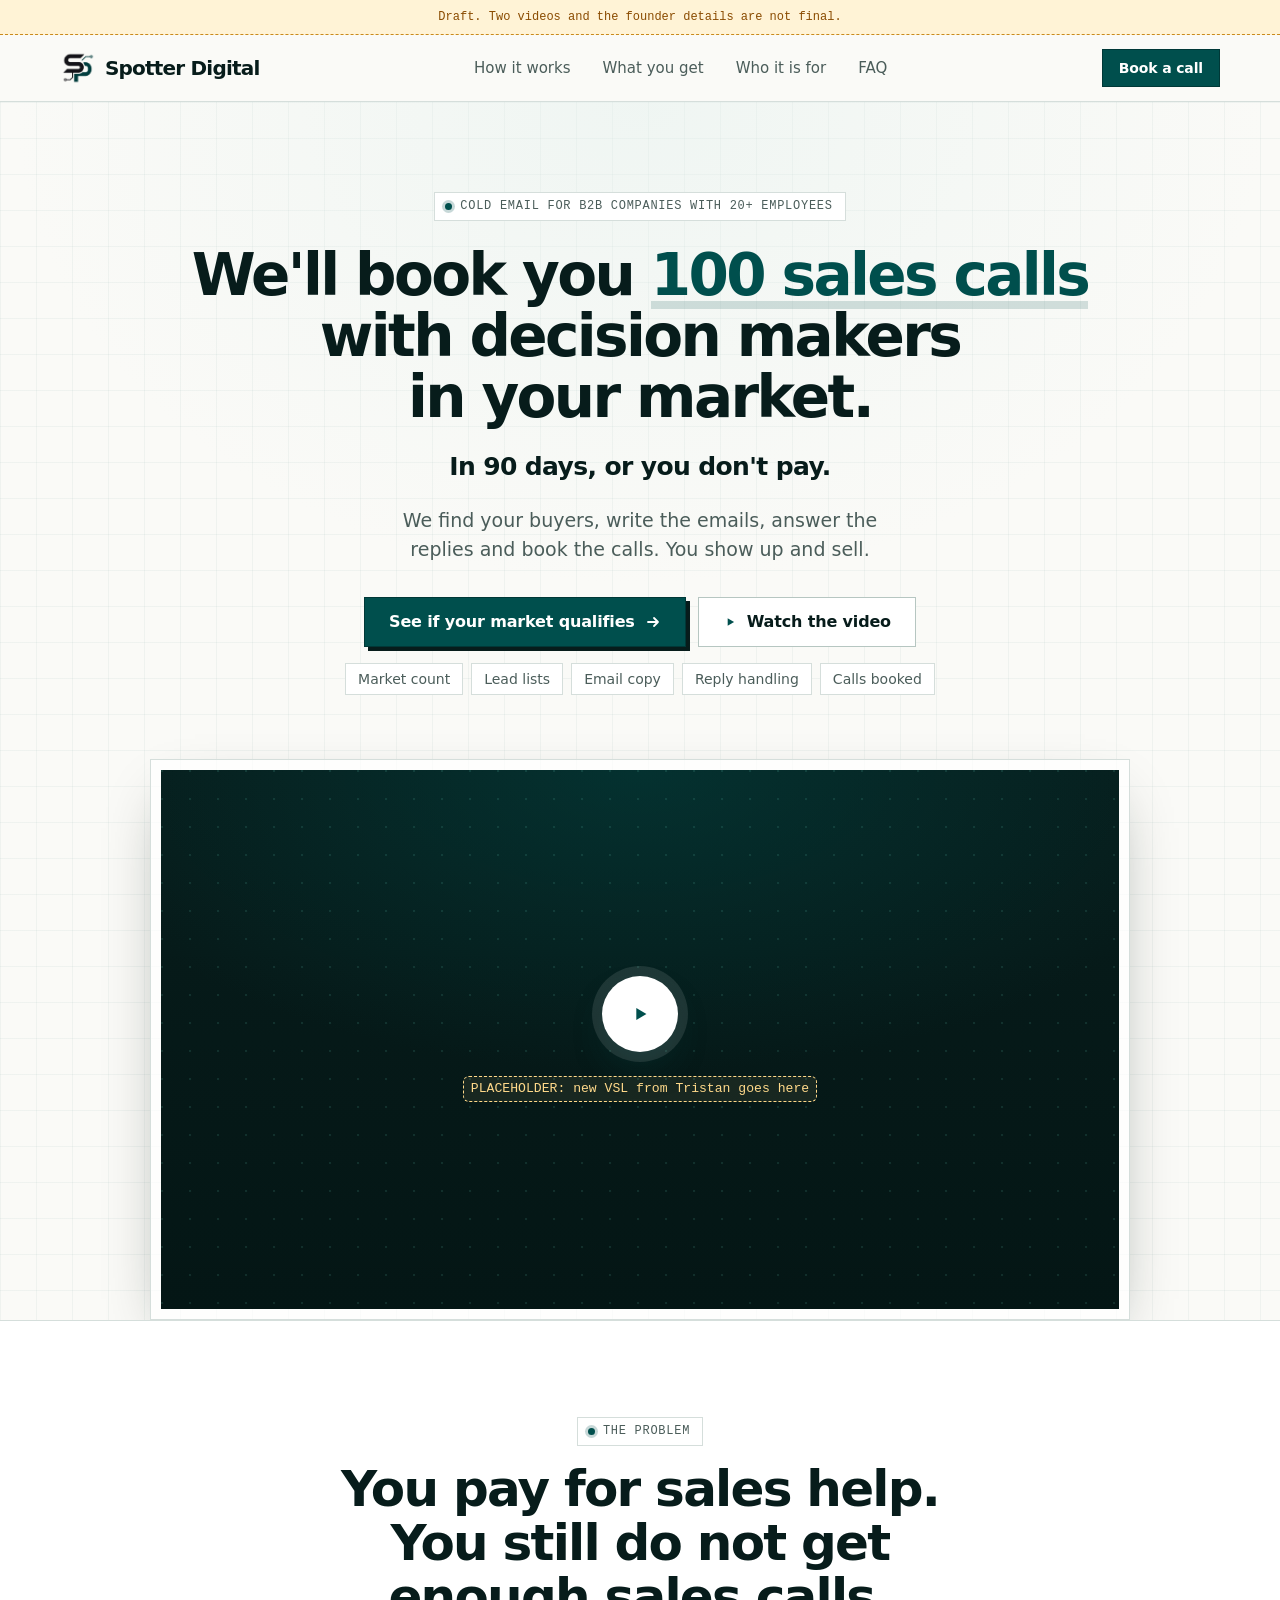
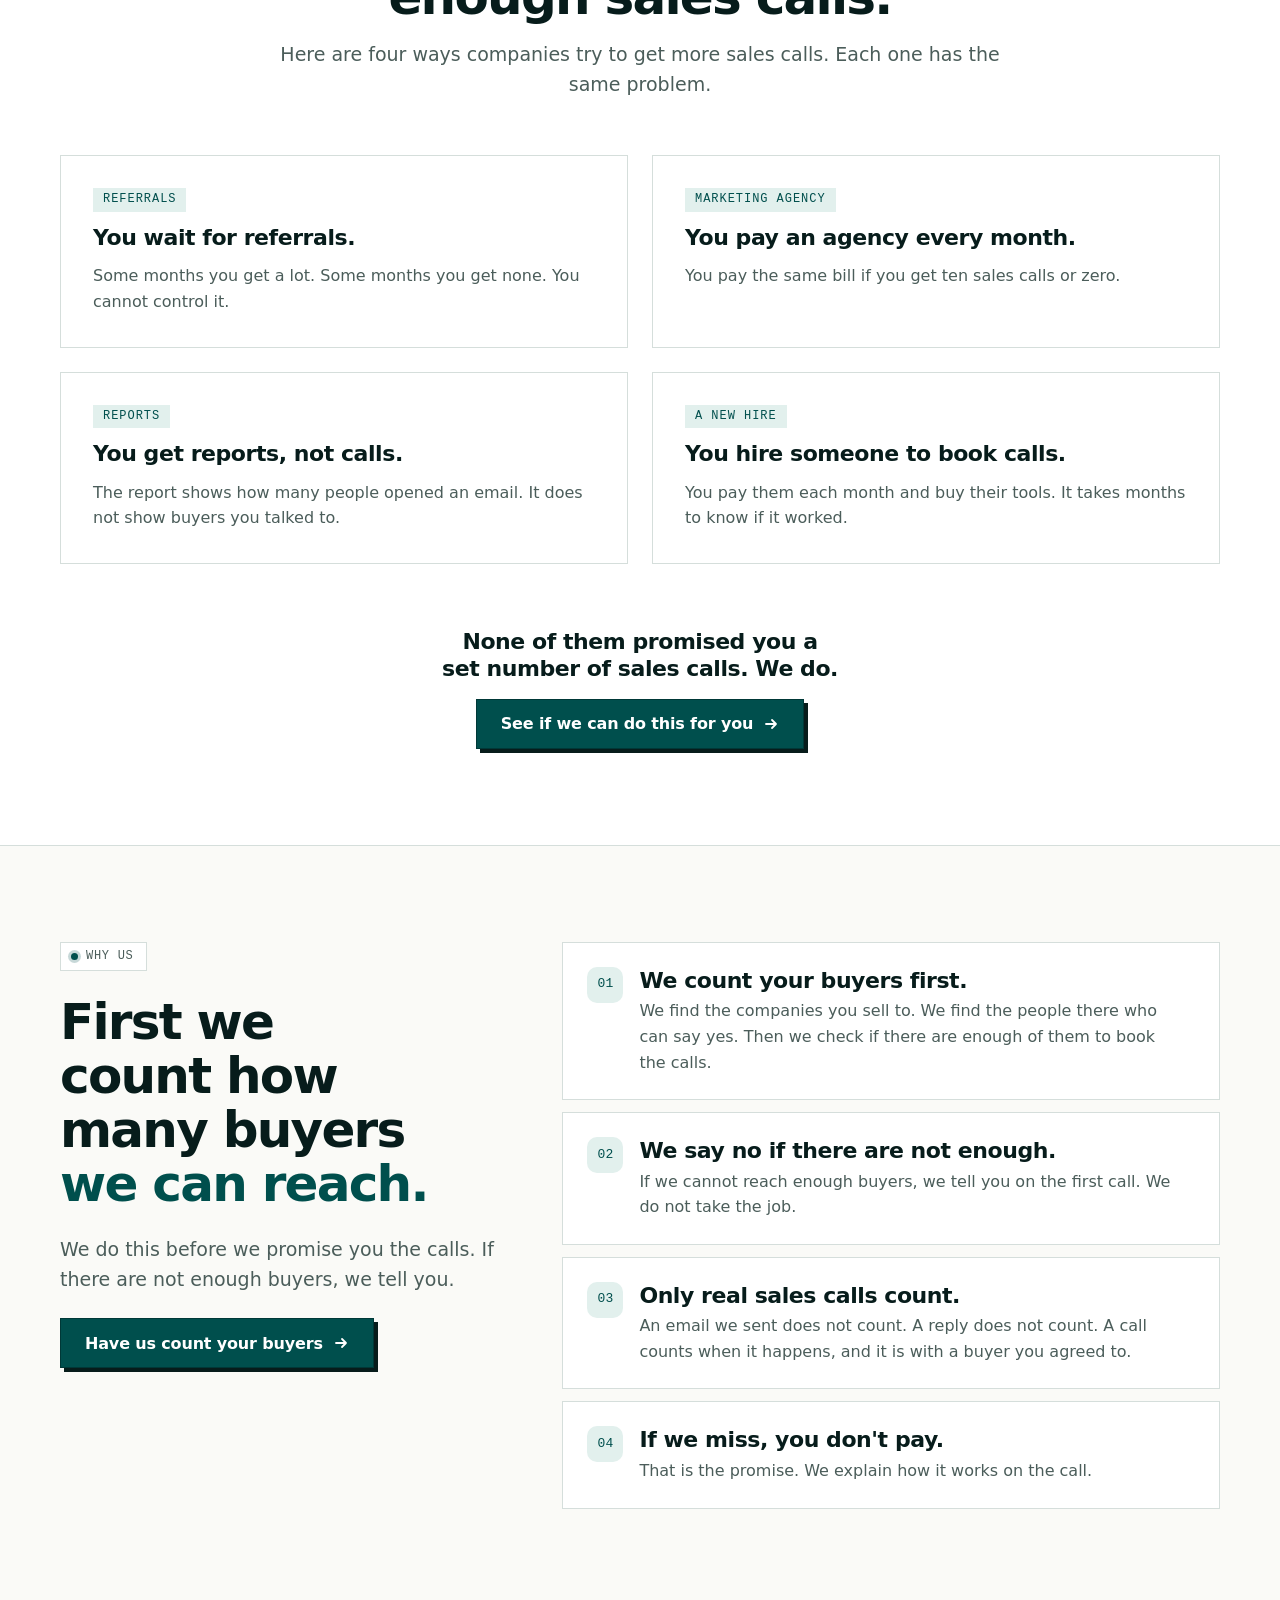
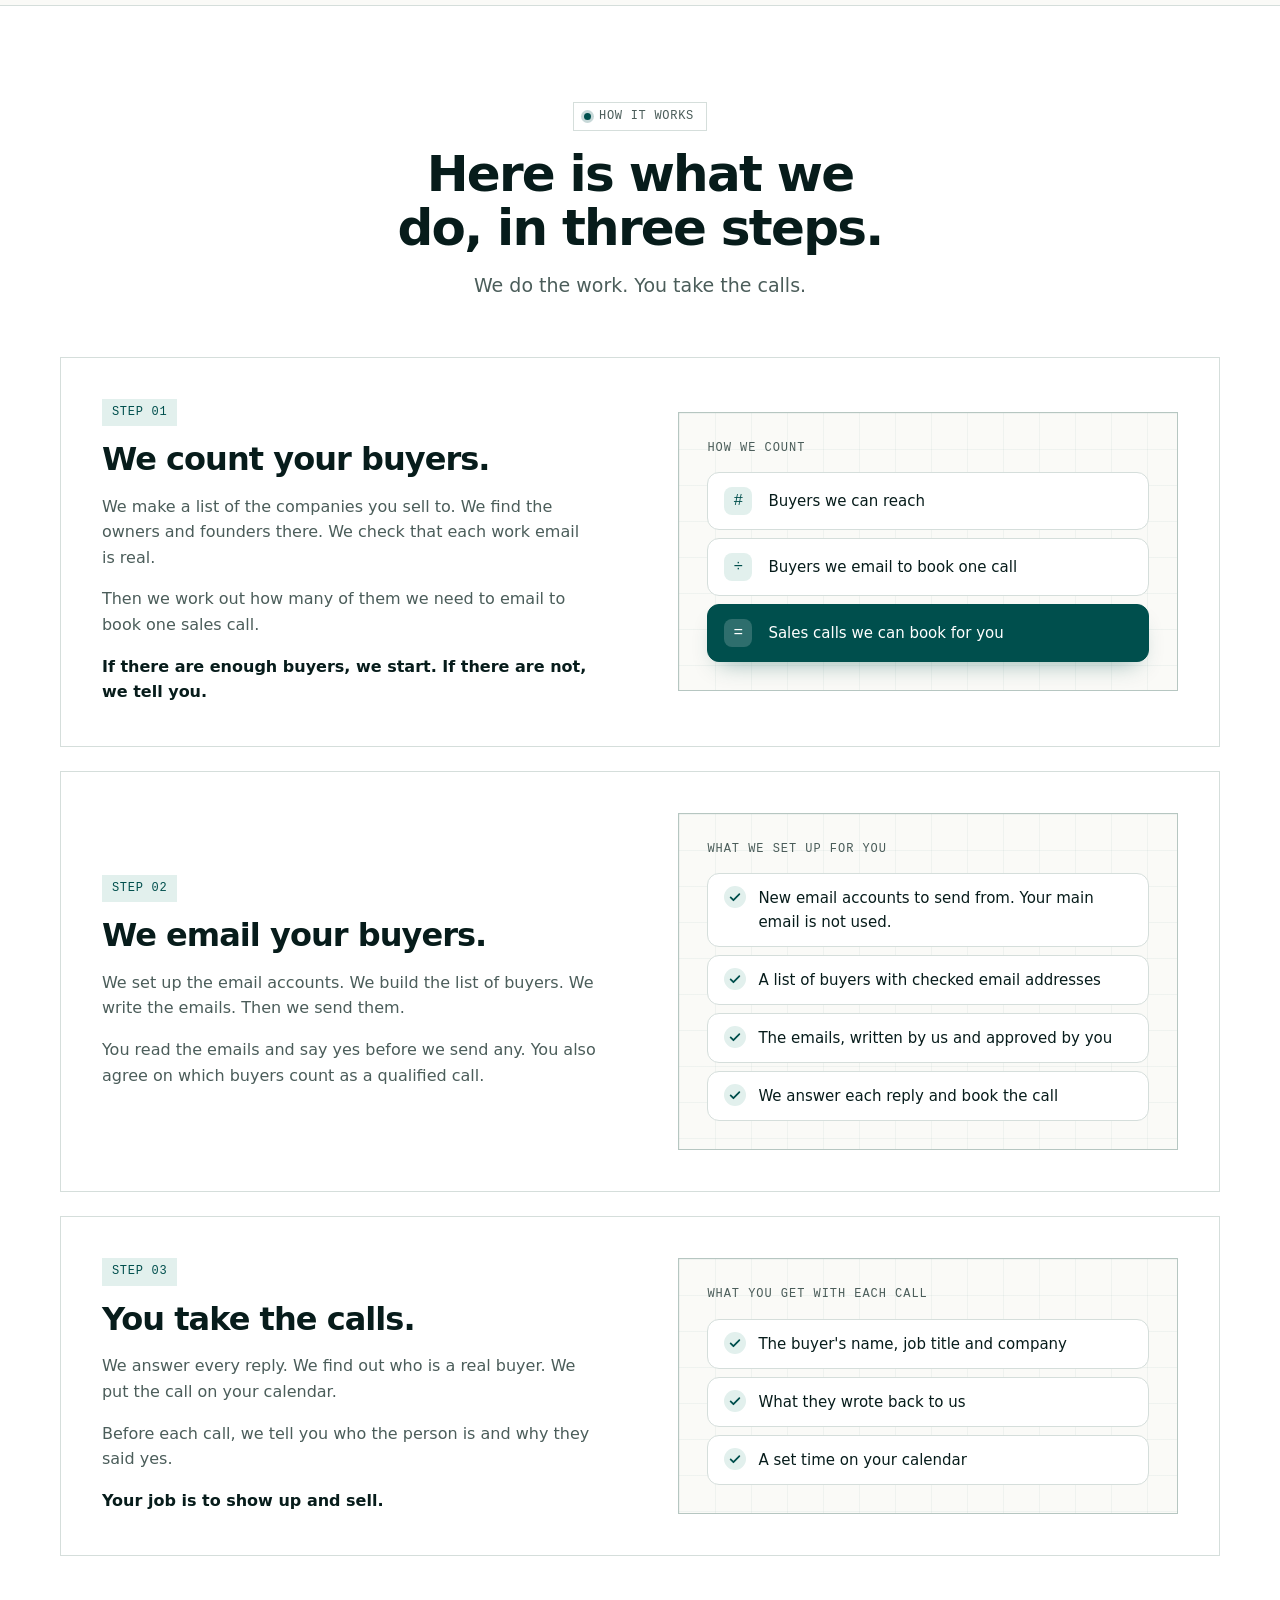
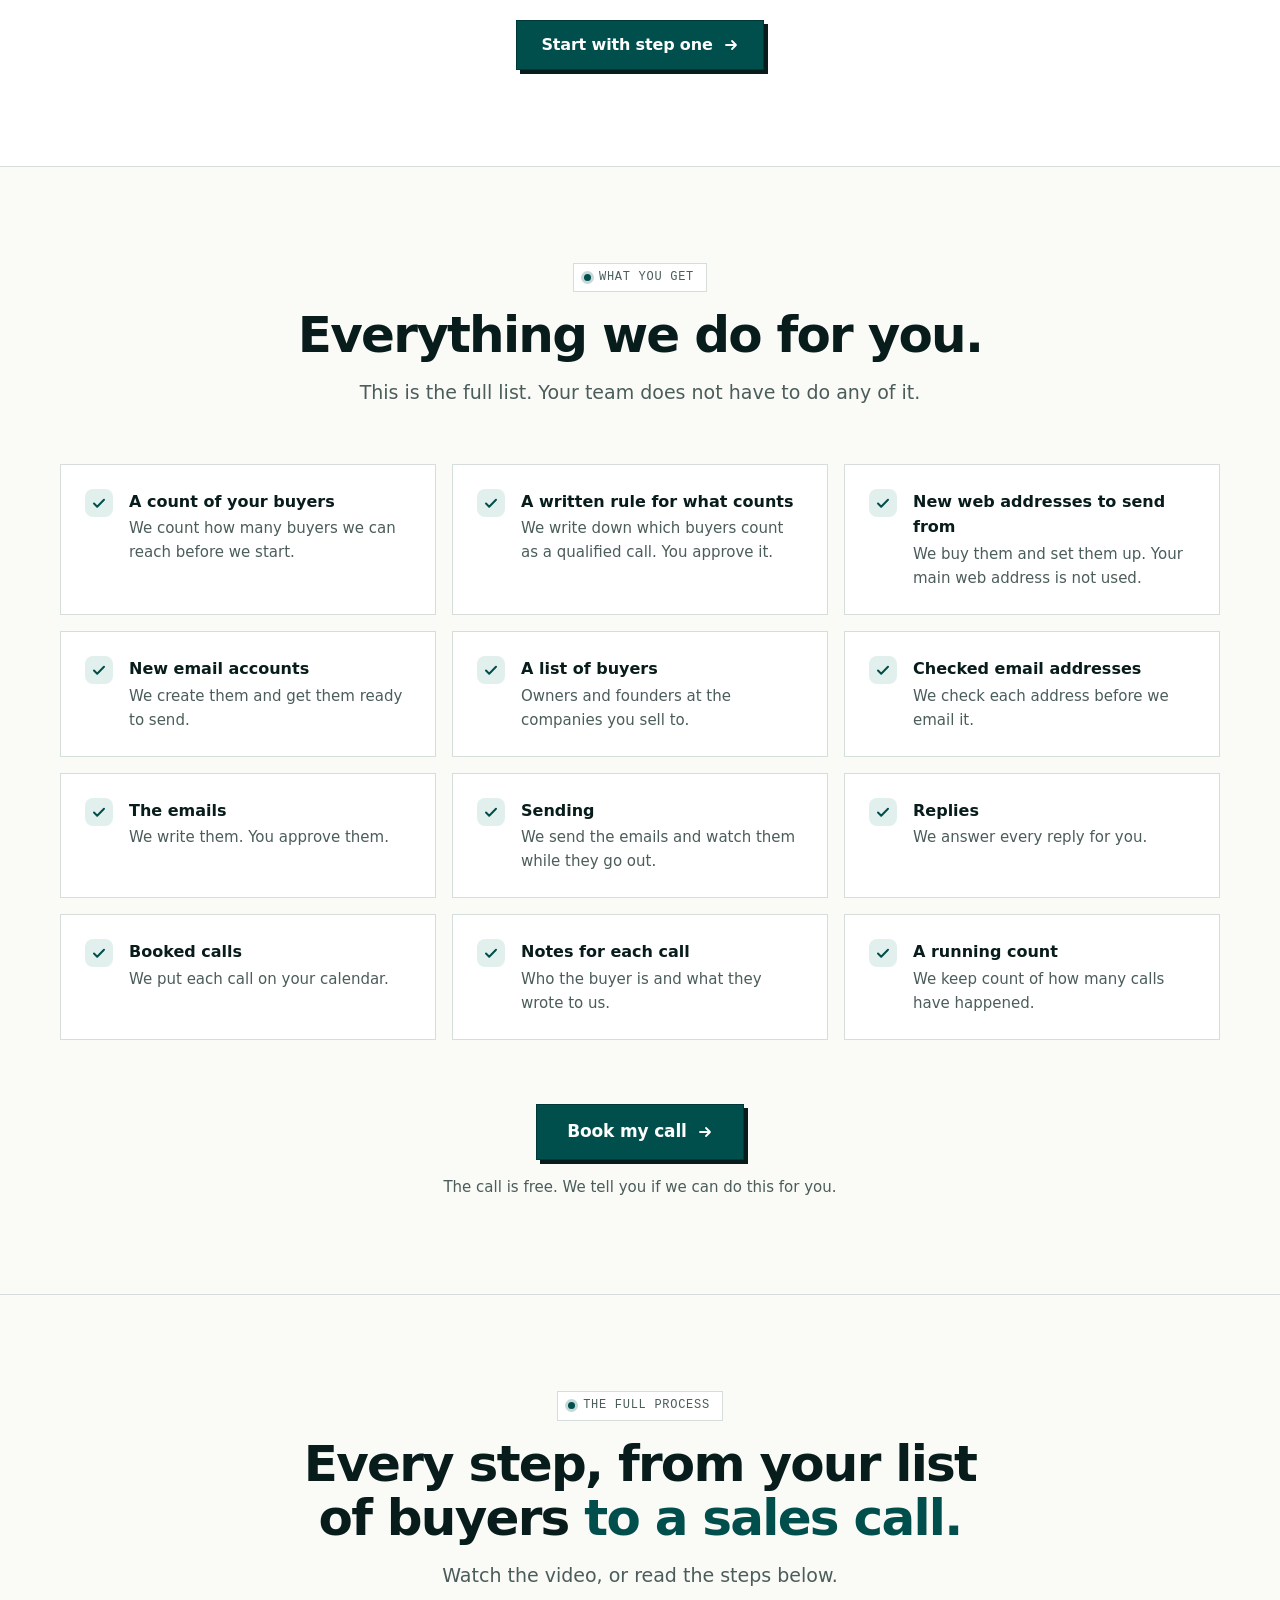
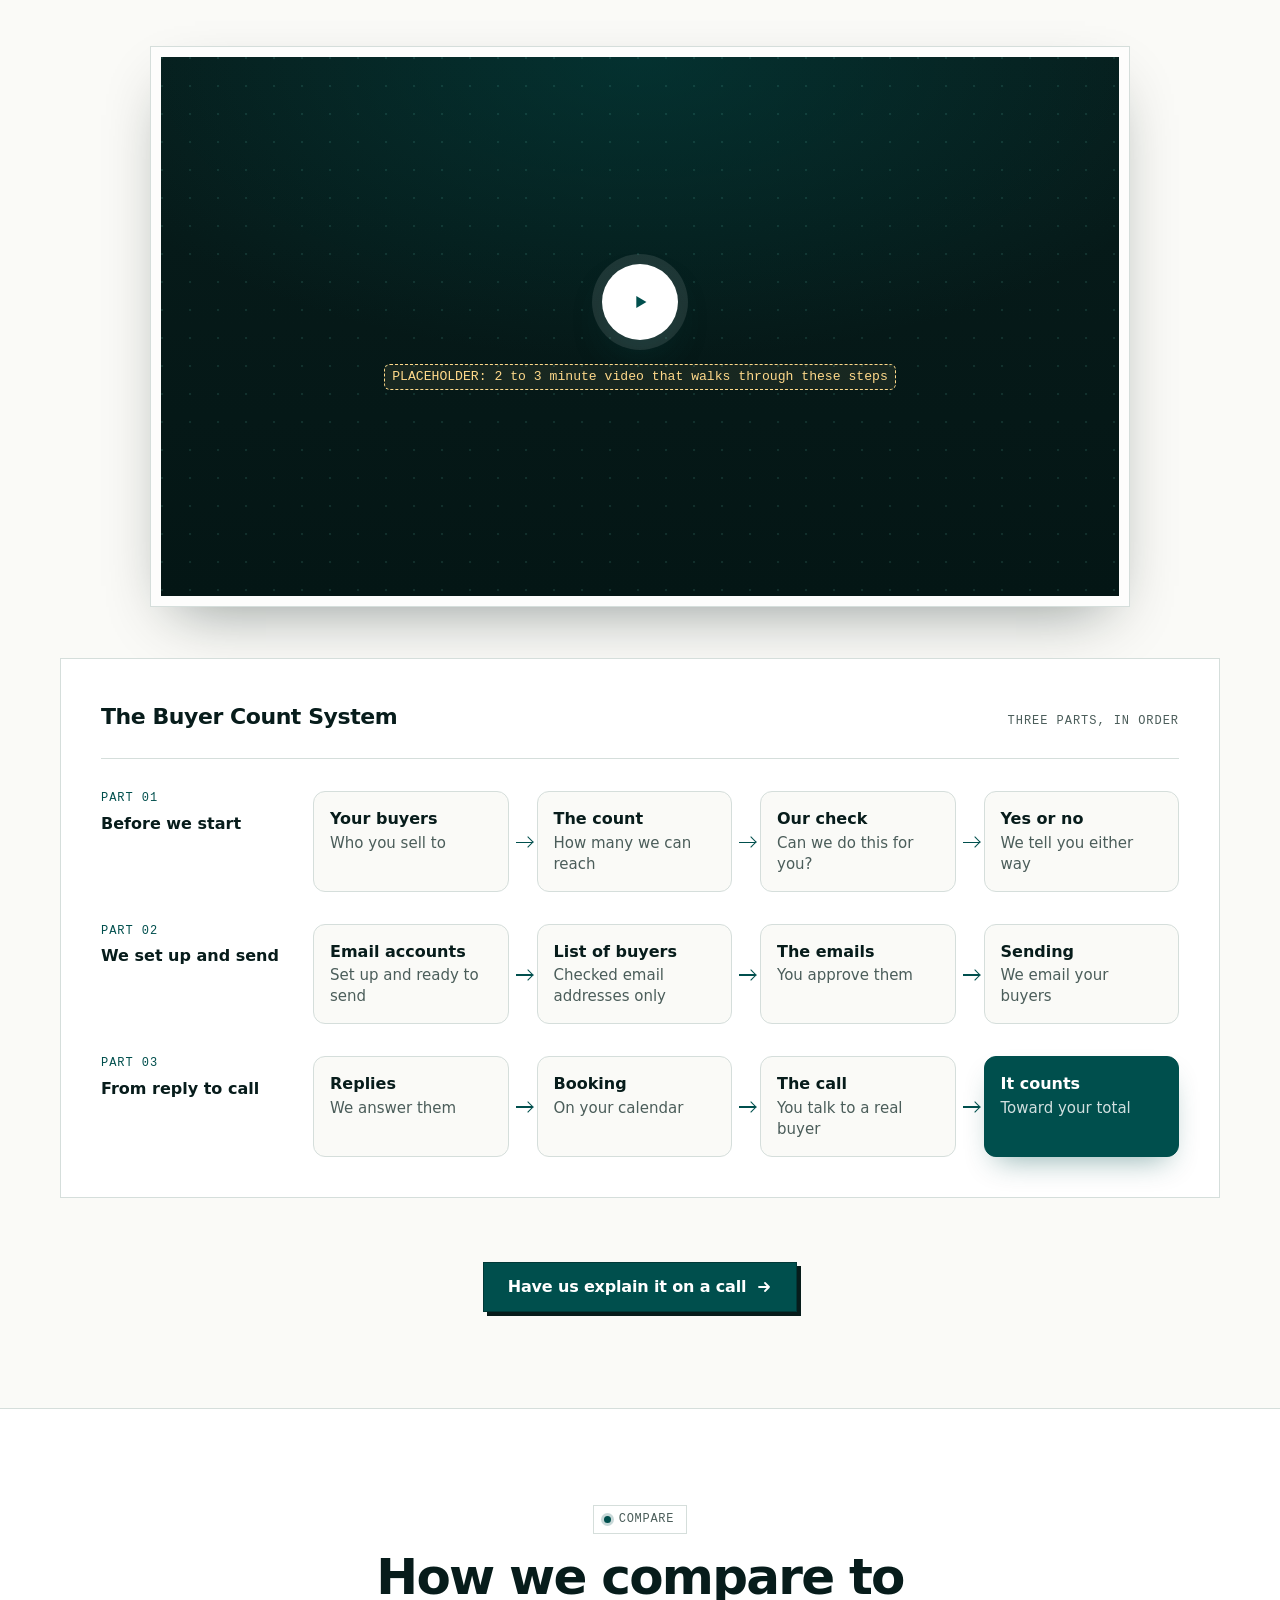
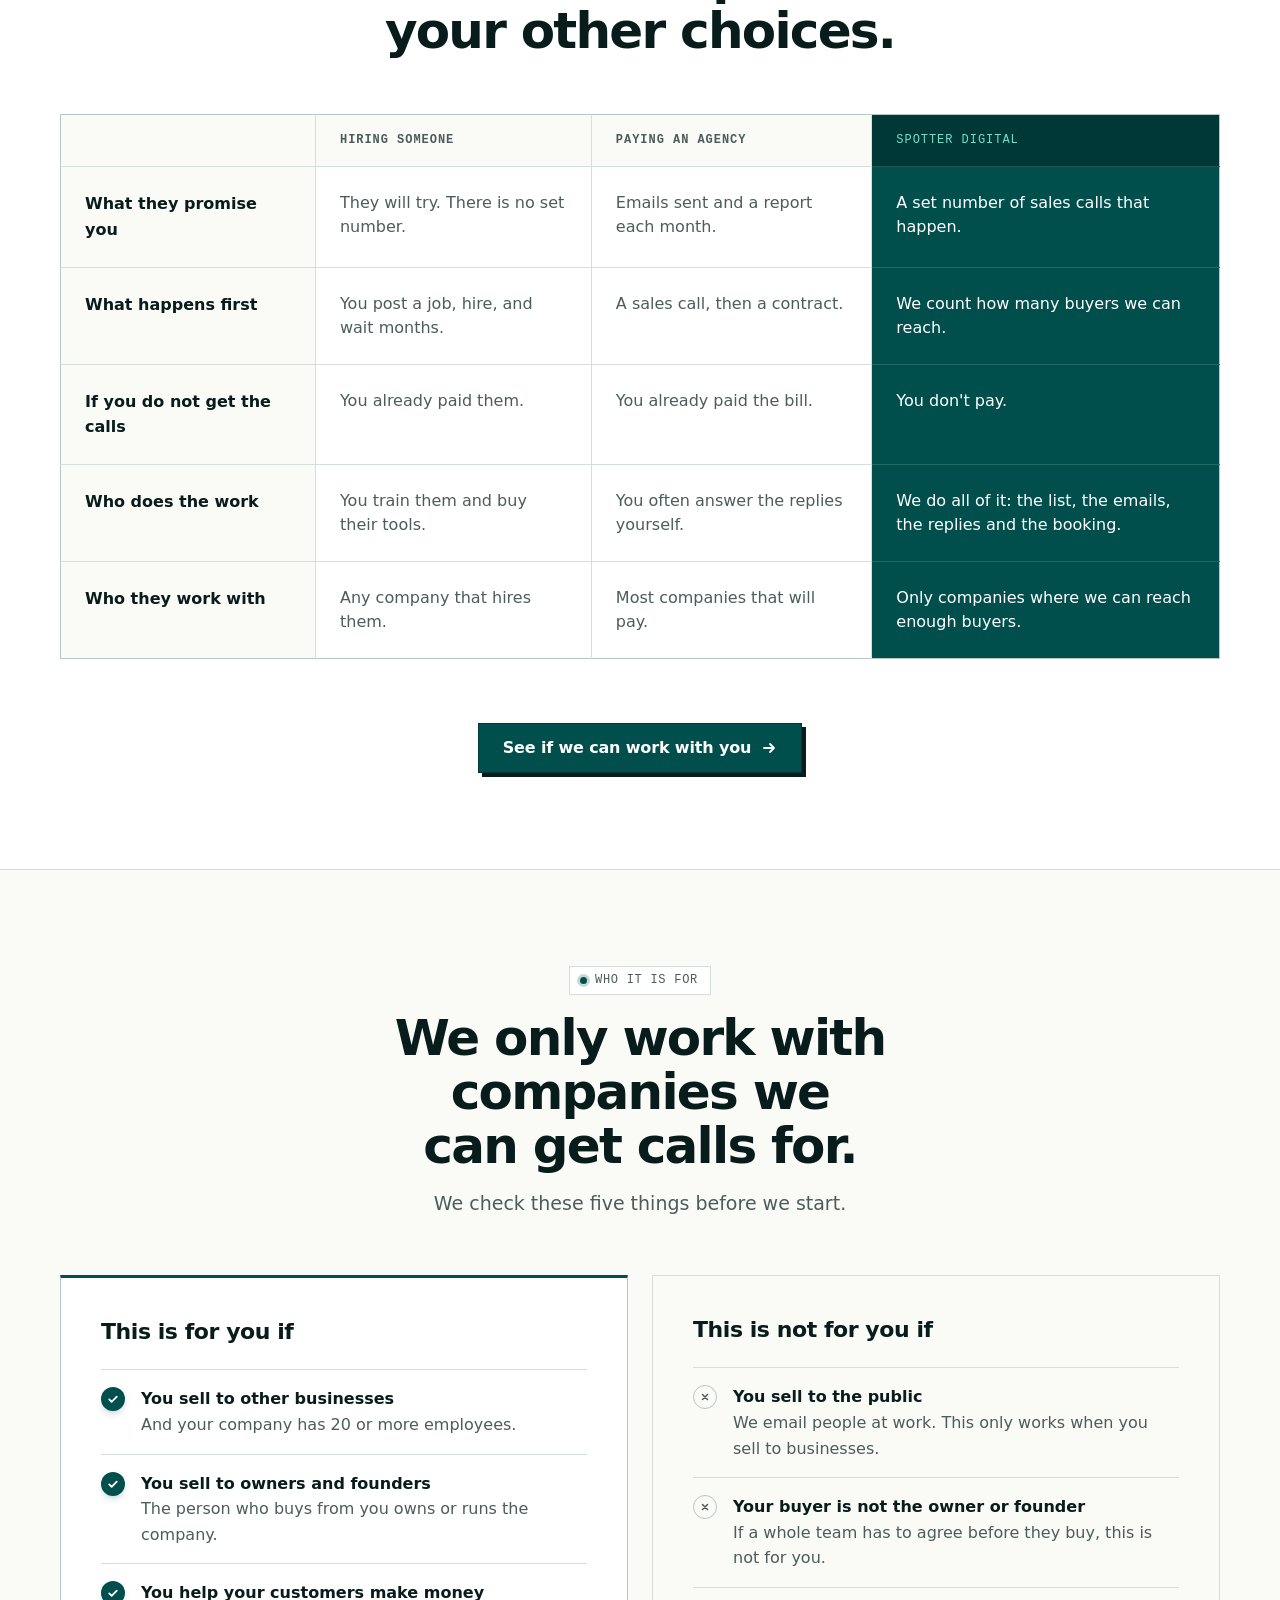
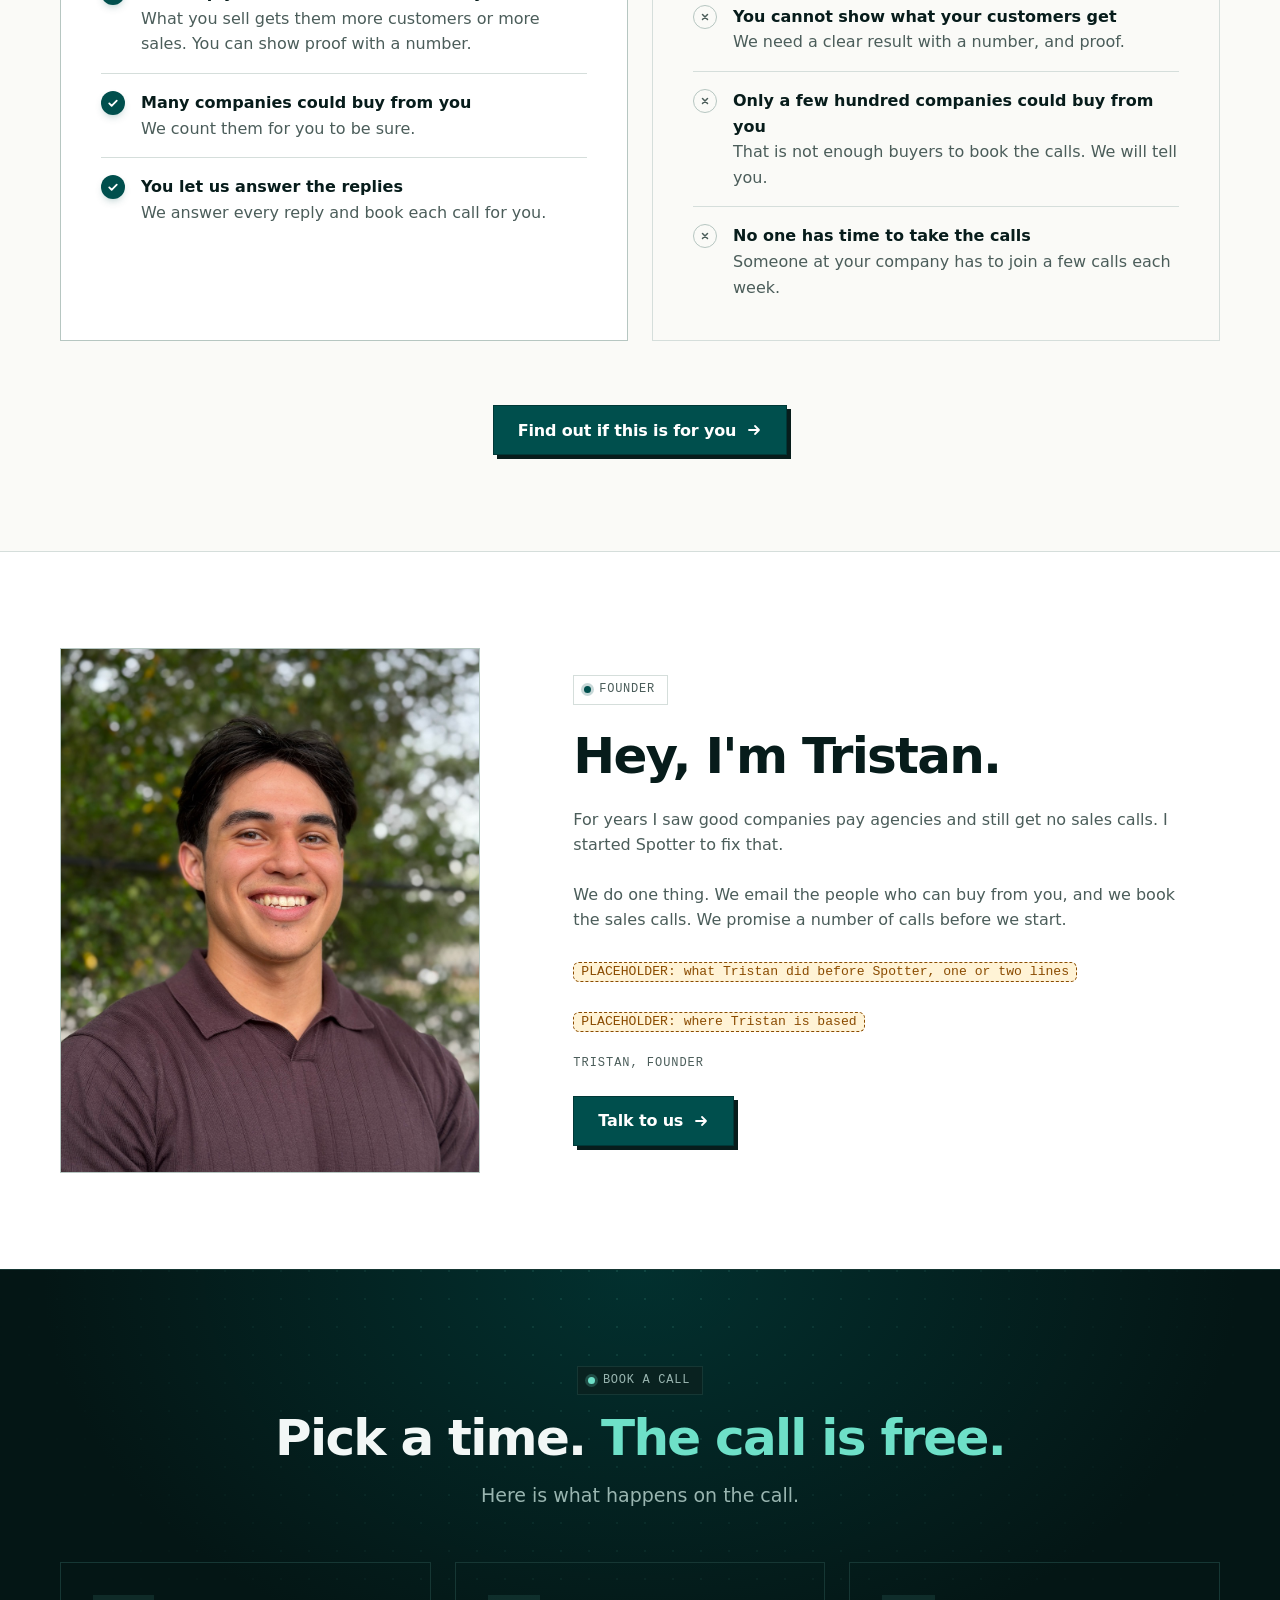
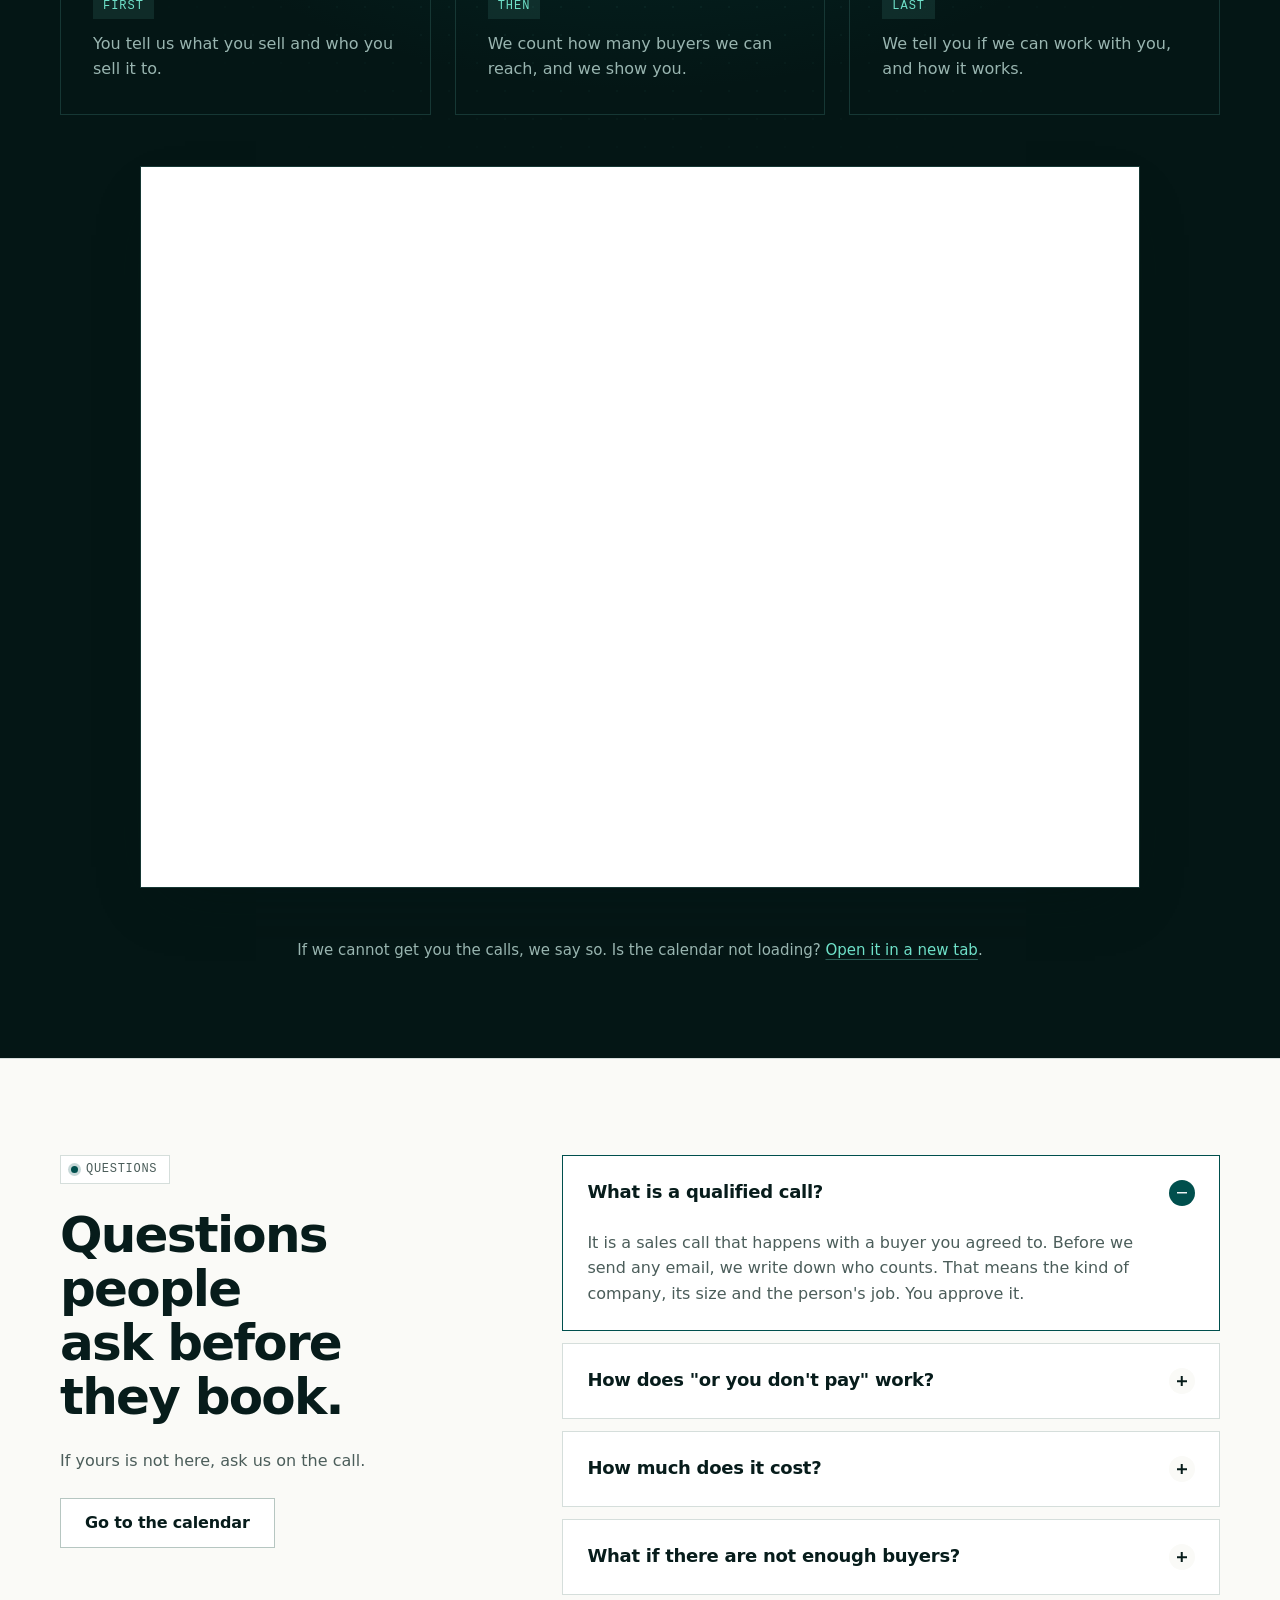
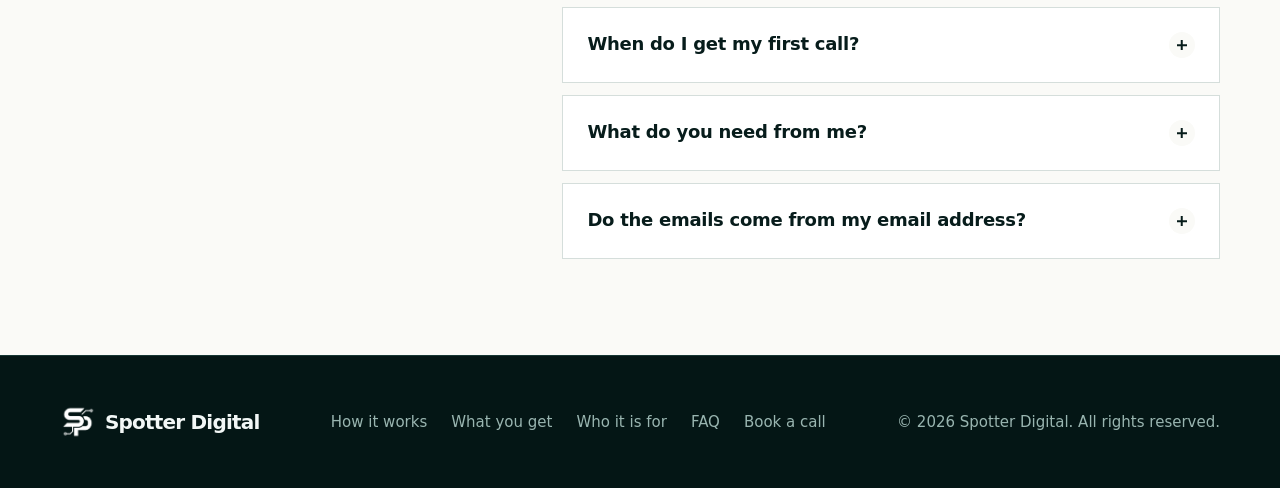
<file: 40-calls.html>
<!DOCTYPE html>
<html lang="en" class="no-js">
  <head>
    <meta charset="UTF-8">
    <meta name="viewport" content="width=device-width, initial-scale=1.0">
    <!-- PROMISE NUMBER: the number and the 90 days live in this title, the description, og:title and the h1. Nowhere else. -->
    <title>100 sales calls with decision makers in your market. In 90 days, or you don't pay | Spotter Digital</title>
    <meta name="description" content="Cold email for B2B companies with 20 or more employees. We'll book you 100 sales calls with decision makers in your market. In 90 days, or you don't pay. Every company passes a fit check first, and we count the buyers we can reach in your market before anything starts.">
    <link rel="canonical" href="https://www.spotterdigital.ai/40-calls">
    <script>document.documentElement.classList.remove('no-js');</script>

    <!-- Favicon -->
    <link rel="icon" type="image/png" sizes="32x32" href="assets/spotter-brand-kit/favicon/favicon-32x32.png">
    <link rel="icon" type="image/png" sizes="16x16" href="assets/spotter-brand-kit/favicon/favicon-16x16.png">
    <link rel="shortcut icon" href="assets/spotter-brand-kit/favicon/favicon.ico">
    <link rel="apple-touch-icon" href="assets/spotter-brand-kit/favicon/apple-touch-icon.png">
    <meta name="theme-color" content="#f6f4ee">

    <!-- Open Graph / Twitter -->
    <meta property="og:type" content="website">
    <meta property="og:url" content="https://www.spotterdigital.ai/40-calls">
    <meta property="og:title" content="We'll book you 100 sales calls with decision makers in your market. In 90 days, or you don't pay.">
    <meta property="og:description" content="Cold email for B2B companies with 20 or more employees. We count the buyers we can reach in your market before anything starts.">
    <meta property="og:image" content="https://www.spotterdigital.ai/assets/spotter-brand-kit/social/spotter-avatar-1000.png">
    <meta name="twitter:card" content="summary_large_image">

    <!-- Fonts: Switzer (Fontshare), Chivo Mono (Google Fonts). Same hosts as the main site. -->
    <link rel="preconnect" href="https://api.fontshare.com" crossorigin>
    <link rel="preconnect" href="https://fonts.googleapis.com">
    <link rel="preconnect" href="https://fonts.gstatic.com" crossorigin>
    <link href="https://api.fontshare.com/v2/css?f[]=switzer@400,500,600,700&display=swap" rel="stylesheet">
    <link href="https://fonts.googleapis.com/css2?family=Chivo+Mono:wght@400;500&display=swap" rel="stylesheet">

    <!-- Brand kit: the only stylesheet. See assets/spotter-brand-kit/README.md -->
    <link rel="stylesheet" href="assets/spotter-brand-kit/spotter.css">
  </head>
  <body>
    <a class="sd-skip" href="#main">Skip to content</a>

    <!-- DRAFT BANNER. Delete when every placeholder on the page is filled. -->
    <p class="sd-draft" data-ph="draft-banner">Draft. Two videos and the founder details are not final.</p>

    <!-- Nav -->
    <header class="sd-nav" id="nav">
      <div class="sd-container sd-nav__inner">
        <a class="sd-brand" href="#top" aria-label="Spotter Digital, back to top">
          <img src="assets/spotter-mark.png" alt="" width="36" height="36">
          <span>Spotter Digital</span>
        </a>
        <nav class="sd-nav__links" aria-label="Page sections">
          <a href="#how">How it works</a>
          <a href="#included">What you get</a>
          <a href="#fit">Who it is for</a>
          <a href="#faq">FAQ</a>
        </nav>
        <a class="sd-btn sd-btn--sm" href="#book">Book a call</a>
      </div>
    </header>

    <main id="main">
      <!-- 1. Hero: audience, the promise, one call to action, the VSL.
           PROMISE NUMBER: the number and the 90 days appear only in this h1 and in the three head tags marked above. -->
      <section class="sd-hero sd-hero--center" id="top">
        <div class="sd-container">
          <div class="sd-hero__copy">
            <p class="sd-eyebrow">Cold email for B2B companies with 20+ employees</p>
            <h1 class="sd-display sd-hero__headline"><span class="sd-hero__line">We'll book you</span> <span class="sd-hero__big"><span class="sd-hl">100 sales calls</span></span> <span class="sd-hero__line">with decision makers in your market.</span></h1>
            <p class="sd-hero__promise">In 90 days, or you don't pay.</p>
            <p class="sd-lead">We find your buyers, write the emails, answer the replies and book the calls. You show up and sell.</p>
            <div class="sd-hero__actions">
              <div class="sd-hero__buttons">
                <a class="sd-btn sd-btn--primary" href="#book">
                  See if your market qualifies
                  <svg width="16" height="16" viewBox="0 0 16 16" fill="none" stroke="currentColor" stroke-width="1.8" stroke-linecap="round" stroke-linejoin="round" aria-hidden="true"><path d="M3 8h10M9 4l4 4-4 4"/></svg>
                </a>
                <a class="sd-btn sd-btn--ghost" href="#video">
                  <svg width="14" height="14" viewBox="0 0 24 24" fill="currentColor" aria-hidden="true"><path d="M8 5.5v13l11-6.5z"/></svg>
                  Watch the video
                </a>
              </div>
              <ul class="sd-hero__covered" aria-label="What we handle">
                <li class="sd-chip">Market count</li>
                <li class="sd-chip">Lead lists</li>
                <li class="sd-chip">Email copy</li>
                <li class="sd-chip">Reply handling</li>
                <li class="sd-chip">Calls booked</li>
              </ul>
            </div>
          </div>

          <!-- VSL slot. Tristan is recording the new video. Swap .sd-video__slot for the embed when it exists. -->
          <figure class="sd-video-wrap" id="video">
            <div class="sd-video">
              <!-- VSL EMBED GOES HERE. Example:
                   <wistia-player media-id="NEW_MEDIA_ID" aspect="1.7777777777777777"></wistia-player>
                   plus the two Wistia script tags in <head>. Then delete the .sd-video__slot div below. -->
              <div class="sd-video__slot">
                <span class="sd-video__play" aria-hidden="true">
                  <svg width="22" height="22" viewBox="0 0 24 24" fill="currentColor"><path d="M8 5.5v13l11-6.5z"/></svg>
                </span>
                <span class="sd-ph" data-ph="vsl">PLACEHOLDER: new VSL from Tristan goes here</span>
              </div>
            </div>
          </figure>
        </div>
      </section>

      <!-- 2. Pain points: what they already tried -->
      <section class="sd-section sd-section--white" id="problem">
        <div class="sd-container">
          <div class="sd-head sd-reveal">
            <p class="sd-eyebrow">The problem</p>
            <h2 class="sd-h2">You pay for sales help. You still do not get enough sales calls.</h2>
            <p class="sd-lead">Here are four ways companies try to get more sales calls. Each one has the same problem.</p>
          </div>

          <div class="sd-grid-2">
            <div class="sd-card sd-pain sd-reveal">
              <p class="sd-label">Referrals</p>
              <h3 class="sd-h3">You wait for referrals.</h3>
              <p class="sd-body">Some months you get a lot. Some months you get none. You cannot control it.</p>
            </div>
            <div class="sd-card sd-pain sd-reveal" style="--delay:.08s">
              <p class="sd-label">Marketing agency</p>
              <h3 class="sd-h3">You pay an agency every month.</h3>
              <p class="sd-body">You pay the same bill if you get ten sales calls or zero.</p>
            </div>
            <div class="sd-card sd-pain sd-reveal">
              <p class="sd-label">Reports</p>
              <h3 class="sd-h3">You get reports, not calls.</h3>
              <p class="sd-body">The report shows how many people opened an email. It does not show buyers you talked to.</p>
            </div>
            <div class="sd-card sd-pain sd-reveal" style="--delay:.08s">
              <p class="sd-label">A new hire</p>
              <h3 class="sd-h3">You hire someone to book calls.</h3>
              <p class="sd-body">You pay them each month and buy their tools. It takes months to know if it worked.</p>
            </div>
          </div>

          <div class="sd-section__cta sd-reveal">
            <p class="sd-h3">None of them promised you a set number of sales calls. We do.</p>
            <a class="sd-btn sd-btn--primary" href="#book">
              See if we can do this for you
              <svg width="16" height="16" viewBox="0 0 16 16" fill="none" stroke="currentColor" stroke-width="1.8" stroke-linecap="round" stroke-linejoin="round" aria-hidden="true"><path d="M3 8h10M9 4l4 4-4 4"/></svg>
            </a>
          </div>
        </div>
      </section>

      <!-- 3. Why us: we count the buyers first -->
      <section class="sd-section" id="why">
        <div class="sd-container sd-split">
          <div class="sd-split__aside sd-reveal">
            <p class="sd-eyebrow">Why us</p>
            <h2 class="sd-h2">First we count how many buyers <span class="sd-hl">we&nbsp;can&nbsp;reach.</span></h2>
            <p class="sd-lead">We do this before we promise you the calls. If there are not enough buyers, we tell you.</p>
            <a class="sd-btn sd-btn--primary" href="#book">
              Have us count your buyers
              <svg width="16" height="16" viewBox="0 0 16 16" fill="none" stroke="currentColor" stroke-width="1.8" stroke-linecap="round" stroke-linejoin="round" aria-hidden="true"><path d="M3 8h10M9 4l4 4-4 4"/></svg>
            </a>
          </div>

          <ol class="sd-points sd-reveal" style="--delay:.08s">
            <li>
              <span class="sd-points__num" aria-hidden="true">01</span>
              <div class="sd-points__body">
                <h3 class="sd-h3">We count your buyers first.</h3>
                <p class="sd-body">We find the companies you sell to. We find the people there who can say yes. Then we check if there are enough of them to book the calls.</p>
              </div>
            </li>
            <li>
              <span class="sd-points__num" aria-hidden="true">02</span>
              <div class="sd-points__body">
                <h3 class="sd-h3">We say no if there are not enough.</h3>
                <p class="sd-body">If we cannot reach enough buyers, we tell you on the first call. We do not take the job.</p>
              </div>
            </li>
            <li>
              <span class="sd-points__num" aria-hidden="true">03</span>
              <div class="sd-points__body">
                <h3 class="sd-h3">Only real sales calls count.</h3>
                <p class="sd-body">An email we sent does not count. A reply does not count. A call counts when it happens, and it is with a buyer you agreed to.</p>
              </div>
            </li>
            <li>
              <span class="sd-points__num" aria-hidden="true">04</span>
              <div class="sd-points__body">
                <h3 class="sd-h3">If we miss, you don't pay.</h3>
                <p class="sd-body">That is the promise. We explain how it works on the call.</p>
              </div>
            </li>
          </ol>
        </div>
      </section>

      <!-- 4. How it works: three steps -->
      <section class="sd-section sd-section--white" id="how">
        <div class="sd-container">
          <div class="sd-head sd-reveal">
            <p class="sd-eyebrow">How it works</p>
            <h2 class="sd-h2">Here is what we do, in three steps.</h2>
            <p class="sd-lead">We do the work. You take the calls.</p>
          </div>

          <ol class="sd-steps">
            <li class="sd-step sd-reveal">
              <div class="sd-step__copy">
                <p class="sd-step__num">Step 01</p>
                <h3 class="sd-step__title">We count your buyers.</h3>
                <p class="sd-body">We make a list of the companies you sell to. We find the owners and founders there. We check that each work email is real.</p>
                <p class="sd-body">Then we work out how many of them we need to email to book one sales call.</p>
                <p class="sd-body"><strong>If there are enough buyers, we start. If there are not, we tell you.</strong></p>
              </div>
              <div class="sd-step__figure">
                <p class="sd-label sd-figure-label">How we count</p>
                <div class="sd-formula">
                  <div class="sd-formula__term"><span class="sd-formula__op" aria-hidden="true">#</span><span>Buyers we can reach</span></div>
                  <div class="sd-formula__term"><span class="sd-formula__op" aria-label="divided by">&divide;</span><span>Buyers we email to book one call</span></div>
                  <div class="sd-formula__term sd-formula__term--result"><span class="sd-formula__op" aria-label="equals">=</span><span>Sales calls we can book for you</span></div>
                </div>
              </div>
            </li>

            <li class="sd-step sd-reveal">
              <div class="sd-step__copy">
                <p class="sd-step__num">Step 02</p>
                <h3 class="sd-step__title">We email your buyers.</h3>
                <p class="sd-body">We set up the email accounts. We build the list of buyers. We write the emails. Then we send them.</p>
                <p class="sd-body">You read the emails and say yes before we send any. You also agree on which buyers count as a qualified call.</p>
              </div>
              <div class="sd-step__figure">
                <p class="sd-label sd-figure-label">What we set up for you</p>
                <ul class="sd-checks">
                  <li><svg width="16" height="16" viewBox="0 0 16 16" fill="none" stroke="currentColor" stroke-width="2" stroke-linecap="round" stroke-linejoin="round" aria-hidden="true"><path d="M3 8.5l3.2 3.2L13 4.8"/></svg><span>New email accounts to send from. Your main email is not used.</span></li>
                  <li><svg width="16" height="16" viewBox="0 0 16 16" fill="none" stroke="currentColor" stroke-width="2" stroke-linecap="round" stroke-linejoin="round" aria-hidden="true"><path d="M3 8.5l3.2 3.2L13 4.8"/></svg><span>A list of buyers with checked email addresses</span></li>
                  <li><svg width="16" height="16" viewBox="0 0 16 16" fill="none" stroke="currentColor" stroke-width="2" stroke-linecap="round" stroke-linejoin="round" aria-hidden="true"><path d="M3 8.5l3.2 3.2L13 4.8"/></svg><span>The emails, written by us and approved by you</span></li>
                  <li><svg width="16" height="16" viewBox="0 0 16 16" fill="none" stroke="currentColor" stroke-width="2" stroke-linecap="round" stroke-linejoin="round" aria-hidden="true"><path d="M3 8.5l3.2 3.2L13 4.8"/></svg><span>We answer each reply and book the call</span></li>
                </ul>
              </div>
            </li>

            <li class="sd-step sd-reveal">
              <div class="sd-step__copy">
                <p class="sd-step__num">Step 03</p>
                <h3 class="sd-step__title">You take the calls.</h3>
                <p class="sd-body">We answer every reply. We find out who is a real buyer. We put the call on your calendar.</p>
                <p class="sd-body">Before each call, we tell you who the person is and why they said yes.</p>
                <p class="sd-body"><strong>Your job is to show up and sell.</strong></p>
              </div>
              <div class="sd-step__figure">
                <p class="sd-label sd-figure-label">What you get with each call</p>
                <ul class="sd-checks">
                  <li><svg width="16" height="16" viewBox="0 0 16 16" fill="none" stroke="currentColor" stroke-width="2" stroke-linecap="round" stroke-linejoin="round" aria-hidden="true"><path d="M3 8.5l3.2 3.2L13 4.8"/></svg><span>The buyer's name, job title and company</span></li>
                  <li><svg width="16" height="16" viewBox="0 0 16 16" fill="none" stroke="currentColor" stroke-width="2" stroke-linecap="round" stroke-linejoin="round" aria-hidden="true"><path d="M3 8.5l3.2 3.2L13 4.8"/></svg><span>What they wrote back to us</span></li>
                  <li><svg width="16" height="16" viewBox="0 0 16 16" fill="none" stroke="currentColor" stroke-width="2" stroke-linecap="round" stroke-linejoin="round" aria-hidden="true"><path d="M3 8.5l3.2 3.2L13 4.8"/></svg><span>A set time on your calendar</span></li>
                </ul>
              </div>
            </li>
          </ol>

          <div class="sd-section__cta sd-reveal">
            <a class="sd-btn sd-btn--primary" href="#book">
              Start with step one
              <svg width="16" height="16" viewBox="0 0 16 16" fill="none" stroke="currentColor" stroke-width="1.8" stroke-linecap="round" stroke-linejoin="round" aria-hidden="true"><path d="M3 8h10M9 4l4 4-4 4"/></svg>
            </a>
          </div>
        </div>
      </section>

      <!-- 5. Everything included: every tangible thing we do -->
      <section class="sd-section" id="included">
        <div class="sd-container">
          <div class="sd-head sd-reveal">
            <p class="sd-eyebrow">What you get</p>
            <h2 class="sd-h2">Everything we do for you.</h2>
            <p class="sd-lead">This is the full list. Your team does not have to do any of it.</p>
          </div>

          <ul class="sd-included sd-reveal">
            <li><svg width="16" height="16" viewBox="0 0 16 16" fill="none" stroke="currentColor" stroke-width="2" stroke-linecap="round" stroke-linejoin="round" aria-hidden="true"><path d="M3 8.5l3.2 3.2L13 4.8"/></svg><span><strong>A count of your buyers</strong>We count how many buyers we can reach before we start.</span></li>
            <li><svg width="16" height="16" viewBox="0 0 16 16" fill="none" stroke="currentColor" stroke-width="2" stroke-linecap="round" stroke-linejoin="round" aria-hidden="true"><path d="M3 8.5l3.2 3.2L13 4.8"/></svg><span><strong>A written rule for what counts</strong>We write down which buyers count as a qualified call. You approve it.</span></li>
            <li><svg width="16" height="16" viewBox="0 0 16 16" fill="none" stroke="currentColor" stroke-width="2" stroke-linecap="round" stroke-linejoin="round" aria-hidden="true"><path d="M3 8.5l3.2 3.2L13 4.8"/></svg><span><strong>New web addresses to send from</strong>We buy them and set them up. Your main web address is not used.</span></li>
            <li><svg width="16" height="16" viewBox="0 0 16 16" fill="none" stroke="currentColor" stroke-width="2" stroke-linecap="round" stroke-linejoin="round" aria-hidden="true"><path d="M3 8.5l3.2 3.2L13 4.8"/></svg><span><strong>New email accounts</strong>We create them and get them ready to send.</span></li>
            <li><svg width="16" height="16" viewBox="0 0 16 16" fill="none" stroke="currentColor" stroke-width="2" stroke-linecap="round" stroke-linejoin="round" aria-hidden="true"><path d="M3 8.5l3.2 3.2L13 4.8"/></svg><span><strong>A list of buyers</strong>Owners and founders at the companies you sell to.</span></li>
            <li><svg width="16" height="16" viewBox="0 0 16 16" fill="none" stroke="currentColor" stroke-width="2" stroke-linecap="round" stroke-linejoin="round" aria-hidden="true"><path d="M3 8.5l3.2 3.2L13 4.8"/></svg><span><strong>Checked email addresses</strong>We check each address before we email it.</span></li>
            <li><svg width="16" height="16" viewBox="0 0 16 16" fill="none" stroke="currentColor" stroke-width="2" stroke-linecap="round" stroke-linejoin="round" aria-hidden="true"><path d="M3 8.5l3.2 3.2L13 4.8"/></svg><span><strong>The emails</strong>We write them. You approve them.</span></li>
            <li><svg width="16" height="16" viewBox="0 0 16 16" fill="none" stroke="currentColor" stroke-width="2" stroke-linecap="round" stroke-linejoin="round" aria-hidden="true"><path d="M3 8.5l3.2 3.2L13 4.8"/></svg><span><strong>Sending</strong>We send the emails and watch them while they go out.</span></li>
            <li><svg width="16" height="16" viewBox="0 0 16 16" fill="none" stroke="currentColor" stroke-width="2" stroke-linecap="round" stroke-linejoin="round" aria-hidden="true"><path d="M3 8.5l3.2 3.2L13 4.8"/></svg><span><strong>Replies</strong>We answer every reply for you.</span></li>
            <li><svg width="16" height="16" viewBox="0 0 16 16" fill="none" stroke="currentColor" stroke-width="2" stroke-linecap="round" stroke-linejoin="round" aria-hidden="true"><path d="M3 8.5l3.2 3.2L13 4.8"/></svg><span><strong>Booked calls</strong>We put each call on your calendar.</span></li>
            <li><svg width="16" height="16" viewBox="0 0 16 16" fill="none" stroke="currentColor" stroke-width="2" stroke-linecap="round" stroke-linejoin="round" aria-hidden="true"><path d="M3 8.5l3.2 3.2L13 4.8"/></svg><span><strong>Notes for each call</strong>Who the buyer is and what they wrote to us.</span></li>
            <li><svg width="16" height="16" viewBox="0 0 16 16" fill="none" stroke="currentColor" stroke-width="2" stroke-linecap="round" stroke-linejoin="round" aria-hidden="true"><path d="M3 8.5l3.2 3.2L13 4.8"/></svg><span><strong>A running count</strong>We keep count of how many calls have happened.</span></li>
          </ul>

          <div class="sd-section__cta sd-reveal">
            <a class="sd-btn sd-btn--primary sd-btn--lg" href="#book">
              Book my call
              <svg width="16" height="16" viewBox="0 0 16 16" fill="none" stroke="currentColor" stroke-width="1.8" stroke-linecap="round" stroke-linejoin="round" aria-hidden="true"><path d="M3 8h10M9 4l4 4-4 4"/></svg>
            </a>
            <p class="sd-small">The call is free. We tell you if we can do this for you.</p>
          </div>
        </div>
      </section>

      <!-- 6. The full process: a walkthrough video over the labeled flowchart.
           This stands in for client results until there are some we are cleared to show. -->
      <section class="sd-section sd-section--teal" id="system">
        <div class="sd-container">
          <div class="sd-head sd-head--center sd-reveal">
            <p class="sd-eyebrow">The full process</p>
            <h2 class="sd-h2">Every step, from your list of buyers <span class="sd-hl">to a sales call.</span></h2>
            <p class="sd-lead">Watch the video, or read the steps below.</p>
          </div>

          <!-- WALKTHROUGH VIDEO. A 2 to 3 minute screen recording of this flowchart. Swap .sd-video__slot for the embed. -->
          <figure class="sd-video-wrap sd-reveal">
            <div class="sd-video">
              <div class="sd-video__slot">
                <span class="sd-video__play" aria-hidden="true">
                  <svg width="22" height="22" viewBox="0 0 24 24" fill="currentColor"><path d="M8 5.5v13l11-6.5z"/></svg>
                </span>
                <span class="sd-ph" data-ph="walkthrough-video">PLACEHOLDER: 2 to 3 minute video that walks through these steps</span>
              </div>
            </div>
          </figure>

          <div class="sd-flow sd-reveal" role="group" aria-label="The Buyer Count System, in three parts">
            <p class="sd-flow__title"><strong>The Buyer Count System</strong><span class="sd-label">Three parts, in order</span></p>

            <div class="sd-flow__lane">
              <p class="sd-flow__stage"><span class="sd-label">Part 01</span>Before we start</p>
              <ol class="sd-flow__nodes">
                <li class="sd-flow__node"><strong>Your buyers</strong>Who you sell to</li>
                <li class="sd-flow__node"><strong>The count</strong>How many we can reach</li>
                <li class="sd-flow__node"><strong>Our check</strong>Can we do this for you?</li>
                <li class="sd-flow__node"><strong>Yes or no</strong>We tell you either way</li>
              </ol>
            </div>

            <div class="sd-flow__lane">
              <p class="sd-flow__stage"><span class="sd-label">Part 02</span>We set up and send</p>
              <ol class="sd-flow__nodes">
                <li class="sd-flow__node"><strong>Email accounts</strong>Set up and ready to send</li>
                <li class="sd-flow__node"><strong>List of buyers</strong>Checked email addresses only</li>
                <li class="sd-flow__node"><strong>The emails</strong>You approve them</li>
                <li class="sd-flow__node"><strong>Sending</strong>We email your buyers</li>
              </ol>
            </div>

            <div class="sd-flow__lane">
              <p class="sd-flow__stage"><span class="sd-label">Part 03</span>From reply to call</p>
              <ol class="sd-flow__nodes">
                <li class="sd-flow__node"><strong>Replies</strong>We answer them</li>
                <li class="sd-flow__node"><strong>Booking</strong>On your calendar</li>
                <li class="sd-flow__node"><strong>The call</strong>You talk to a real buyer</li>
                <li class="sd-flow__node sd-flow__node--result"><strong>It counts</strong>Toward your total</li>
              </ol>
            </div>
          </div>

          <div class="sd-section__cta sd-reveal">
            <a class="sd-btn sd-btn--primary" href="#book">
              Have us explain it on a call
              <svg width="16" height="16" viewBox="0 0 16 16" fill="none" stroke="currentColor" stroke-width="1.8" stroke-linecap="round" stroke-linejoin="round" aria-hidden="true"><path d="M3 8h10M9 4l4 4-4 4"/></svg>
            </a>
          </div>
        </div>
      </section>

      <!-- 7. Comparison: the other choices against this one -->
      <section class="sd-section sd-section--white" id="compare">
        <div class="sd-container">
          <div class="sd-head sd-reveal">
            <p class="sd-eyebrow">Compare</p>
            <h2 class="sd-h2">How we compare to your other choices.</h2>
          </div>

          <table class="sd-compare sd-reveal">
            <thead>
              <tr>
                <th scope="col"><span class="sd-visually-hidden">Question</span></th>
                <th scope="col">Hiring someone</th>
                <th scope="col">Paying an agency</th>
                <th scope="col">Spotter Digital</th>
              </tr>
            </thead>
            <tbody>
              <tr>
                <th scope="row">What they promise you</th>
                <td data-label="Hiring someone">They will try. There is no set number.</td>
                <td data-label="Paying an agency">Emails sent and a report each month.</td>
                <td data-label="Spotter Digital">A set number of sales calls that happen.</td>
              </tr>
              <tr>
                <th scope="row">What happens first</th>
                <td data-label="Hiring someone">You post a job, hire, and wait months.</td>
                <td data-label="Paying an agency">A sales call, then a contract.</td>
                <td data-label="Spotter Digital">We count how many buyers we can reach.</td>
              </tr>
              <tr>
                <th scope="row">If you do not get the calls</th>
                <td data-label="Hiring someone">You already paid them.</td>
                <td data-label="Paying an agency">You already paid the bill.</td>
                <td data-label="Spotter Digital">You don't pay.</td>
              </tr>
              <tr>
                <th scope="row">Who does the work</th>
                <td data-label="Hiring someone">You train them and buy their tools.</td>
                <td data-label="Paying an agency">You often answer the replies yourself.</td>
                <td data-label="Spotter Digital">We do all of it: the list, the emails, the replies and the booking.</td>
              </tr>
              <tr>
                <th scope="row">Who they work with</th>
                <td data-label="Hiring someone">Any company that hires them.</td>
                <td data-label="Paying an agency">Most companies that will pay.</td>
                <td data-label="Spotter Digital">Only companies where we can reach enough buyers.</td>
              </tr>
            </tbody>
          </table>

          <div class="sd-section__cta sd-reveal">
            <a class="sd-btn sd-btn--primary" href="#book">
              See if we can work with you
              <svg width="16" height="16" viewBox="0 0 16 16" fill="none" stroke="currentColor" stroke-width="1.8" stroke-linecap="round" stroke-linejoin="round" aria-hidden="true"><path d="M3 8h10M9 4l4 4-4 4"/></svg>
            </a>
          </div>
        </div>
      </section>

      <!-- 8. Who it is for, and who it is not for -->
      <section class="sd-section" id="fit">
        <div class="sd-container">
          <div class="sd-head sd-reveal">
            <p class="sd-eyebrow">Who it is for</p>
            <h2 class="sd-h2">We only work with companies we can get calls for.</h2>
            <p class="sd-lead">We check these five things before we start.</p>
          </div>

          <div class="sd-grid-2">
            <div class="sd-card sd-card--lg sd-card--raised sd-reveal">
              <h3 class="sd-h3 sd-card__title">This is for you if</h3>
              <ul class="sd-fit sd-fit--yes">
                <li><span class="sd-fit__mark" aria-hidden="true"><svg width="12" height="12" viewBox="0 0 16 16" fill="none" stroke="currentColor" stroke-width="2.4" stroke-linecap="round" stroke-linejoin="round"><path d="M3 8.5l3.2 3.2L13 4.8"/></svg></span><span><strong>You sell to other businesses</strong>And your company has 20 or more employees.</span></li>
                <li><span class="sd-fit__mark" aria-hidden="true"><svg width="12" height="12" viewBox="0 0 16 16" fill="none" stroke="currentColor" stroke-width="2.4" stroke-linecap="round" stroke-linejoin="round"><path d="M3 8.5l3.2 3.2L13 4.8"/></svg></span><span><strong>You sell to owners and founders</strong>The person who buys from you owns or runs the company.</span></li>
                <li><span class="sd-fit__mark" aria-hidden="true"><svg width="12" height="12" viewBox="0 0 16 16" fill="none" stroke="currentColor" stroke-width="2.4" stroke-linecap="round" stroke-linejoin="round"><path d="M3 8.5l3.2 3.2L13 4.8"/></svg></span><span><strong>You help your customers make money</strong>What you sell gets them more customers or more sales. You can show proof with a number.</span></li>
                <li><span class="sd-fit__mark" aria-hidden="true"><svg width="12" height="12" viewBox="0 0 16 16" fill="none" stroke="currentColor" stroke-width="2.4" stroke-linecap="round" stroke-linejoin="round"><path d="M3 8.5l3.2 3.2L13 4.8"/></svg></span><span><strong>Many companies could buy from you</strong>We count them for you to be sure.</span></li>
                <li><span class="sd-fit__mark" aria-hidden="true"><svg width="12" height="12" viewBox="0 0 16 16" fill="none" stroke="currentColor" stroke-width="2.4" stroke-linecap="round" stroke-linejoin="round"><path d="M3 8.5l3.2 3.2L13 4.8"/></svg></span><span><strong>You let us answer the replies</strong>We answer every reply and book each call for you.</span></li>
              </ul>
            </div>

            <div class="sd-card sd-card--lg sd-card--outline sd-reveal" style="--delay:.08s">
              <h3 class="sd-h3 sd-card__title">This is not for you if</h3>
              <ul class="sd-fit sd-fit--no">
                <li><span class="sd-fit__mark" aria-hidden="true"><svg width="10" height="10" viewBox="0 0 16 16" fill="none" stroke="currentColor" stroke-width="2.4" stroke-linecap="round"><path d="M4 4l8 8M12 4l-8 8"/></svg></span><span><strong>You sell to the public</strong>We email people at work. This only works when you sell to businesses.</span></li>
                <li><span class="sd-fit__mark" aria-hidden="true"><svg width="10" height="10" viewBox="0 0 16 16" fill="none" stroke="currentColor" stroke-width="2.4" stroke-linecap="round"><path d="M4 4l8 8M12 4l-8 8"/></svg></span><span><strong>Your buyer is not the owner or founder</strong>If a whole team has to agree before they buy, this is not for you.</span></li>
                <li><span class="sd-fit__mark" aria-hidden="true"><svg width="10" height="10" viewBox="0 0 16 16" fill="none" stroke="currentColor" stroke-width="2.4" stroke-linecap="round"><path d="M4 4l8 8M12 4l-8 8"/></svg></span><span><strong>You cannot show what your customers get</strong>We need a clear result with a number, and proof.</span></li>
                <li><span class="sd-fit__mark" aria-hidden="true"><svg width="10" height="10" viewBox="0 0 16 16" fill="none" stroke="currentColor" stroke-width="2.4" stroke-linecap="round"><path d="M4 4l8 8M12 4l-8 8"/></svg></span><span><strong>Only a few hundred companies could buy from you</strong>That is not enough buyers to book the calls. We will tell you.</span></li>
                <li><span class="sd-fit__mark" aria-hidden="true"><svg width="10" height="10" viewBox="0 0 16 16" fill="none" stroke="currentColor" stroke-width="2.4" stroke-linecap="round"><path d="M4 4l8 8M12 4l-8 8"/></svg></span><span><strong>No one has time to take the calls</strong>Someone at your company has to join a few calls each week.</span></li>
              </ul>
            </div>
          </div>

          <div class="sd-section__cta sd-reveal">
            <a class="sd-btn sd-btn--primary" href="#book">
              Find out if this is for you
              <svg width="16" height="16" viewBox="0 0 16 16" fill="none" stroke="currentColor" stroke-width="1.8" stroke-linecap="round" stroke-linejoin="round" aria-hidden="true"><path d="M3 8h10M9 4l4 4-4 4"/></svg>
            </a>
          </div>
        </div>
      </section>

      <!-- 9. Founder. The photo and the name are carried over from the live root page.
           The two facts in placeholders are not sourced yet: do not guess them. -->
      <section class="sd-section sd-section--white" id="founder">
        <div class="sd-container sd-founder">
          <div class="sd-founder__photo sd-reveal">
            <img src="assets/founder-tristan.jpg" alt="Tristan, founder of Spotter Digital" width="1050" height="1400" loading="lazy">
          </div>
          <div class="sd-founder__copy sd-reveal" style="--delay:.08s">
            <p class="sd-eyebrow">Founder</p>
            <h2 class="sd-h2">Hey, I'm Tristan.</h2>
            <p class="sd-body">For years I saw good companies pay agencies and still get no sales calls. I started Spotter to fix that.</p>
            <p class="sd-body">We do one thing. We email the people who can buy from you, and we book the sales calls. We promise a number of calls before we start.</p>
            <p class="sd-body"><span class="sd-ph" data-ph="founder-background">PLACEHOLDER: what Tristan did before Spotter, one or two lines</span></p>
            <p class="sd-body"><span class="sd-ph" data-ph="founder-location">PLACEHOLDER: where Tristan is based</span></p>
            <p class="sd-label">Tristan, Founder</p>
            <a class="sd-btn sd-btn--primary" href="#book">
              Talk to us
              <svg width="16" height="16" viewBox="0 0 16 16" fill="none" stroke="currentColor" stroke-width="1.8" stroke-linecap="round" stroke-linejoin="round" aria-hidden="true"><path d="M3 8h10M9 4l4 4-4 4"/></svg>
            </a>
          </div>
        </div>
      </section>

      <!-- 10. Book the call: the calendar is on the page. Same Calendly link the live root page embeds. -->
      <section class="sd-section sd-section--ink" id="book">
        <div class="sd-container sd-book">
          <div class="sd-head sd-head--center sd-reveal">
            <p class="sd-eyebrow">Book a call</p>
            <h2 class="sd-h2">Pick a time. <span class="sd-hl">The call is free.</span></h2>
            <p class="sd-lead">Here is what happens on the call.</p>
          </div>

          <ol class="sd-grid-3 sd-reveal">
            <li class="sd-card sd-card--outline sd-pain">
              <p class="sd-label">First</p>
              <p class="sd-body">You tell us what you sell and who you sell it to.</p>
            </li>
            <li class="sd-card sd-card--outline sd-pain">
              <p class="sd-label">Then</p>
              <p class="sd-body">We count how many buyers we can reach, and we show you.</p>
            </li>
            <li class="sd-card sd-card--outline sd-pain">
              <p class="sd-label">Last</p>
              <p class="sd-body">We tell you if we can work with you, and how it works.</p>
            </li>
          </ol>

          <div class="sd-embed sd-reveal">
            <div class="calendly-inline-widget" data-url="https://calendly.com/spotterdigital/strategy"></div>
            <noscript>
              <p class="sd-embed__fallback"><a class="sd-link" href="https://calendly.com/spotterdigital/strategy">Open the calendar</a></p>
            </noscript>
          </div>

          <p class="sd-small sd-book__foot">If we cannot get you the calls, we say so. Is the calendar not loading? <a class="sd-link" href="https://calendly.com/spotterdigital/strategy" target="_blank" rel="noopener noreferrer">Open it in a new tab</a>.</p>
        </div>
      </section>

      <!-- 11. FAQ -->
      <section class="sd-section" id="faq">
        <div class="sd-container sd-split">
          <div class="sd-split__aside sd-reveal">
            <p class="sd-eyebrow">Questions</p>
            <h2 class="sd-h2">Questions people ask before they book.</h2>
            <p class="sd-body">If yours is not here, ask us on the call.</p>
            <a class="sd-btn sd-btn--ghost" href="#book">Go to the calendar</a>
          </div>

          <div class="sd-faq sd-reveal" style="--delay:.08s">
            <details class="sd-faq__item" open>
              <summary>What is a qualified call?<span class="sd-faq__icon" aria-hidden="true"></span></summary>
              <div class="sd-faq__answer">
                <p>It is a sales call that happens with a buyer you agreed to. Before we send any email, we write down who counts. That means the kind of company, its size and the person's job. You approve it.</p>
              </div>
            </details>

            <details class="sd-faq__item">
              <summary>How does "or you don't pay" work?<span class="sd-faq__icon" aria-hidden="true"></span></summary>
              <div class="sd-faq__answer">
                <p>It means what it says. We explain each detail on the call, after we count your buyers.</p>
              </div>
            </details>

            <details class="sd-faq__item">
              <summary>How much does it cost?<span class="sd-faq__icon" aria-hidden="true"></span></summary>
              <div class="sd-faq__answer">
                <p>We tell you the price on the call. First we need to know if we can reach enough buyers for you.</p>
              </div>
            </details>

            <details class="sd-faq__item">
              <summary>What if there are not enough buyers?<span class="sd-faq__icon" aria-hidden="true"></span></summary>
              <div class="sd-faq__answer">
                <p>Then we tell you, and we do not start. We only work with companies we can get calls for.</p>
              </div>
            </details>

            <details class="sd-faq__item">
              <summary>When do I get my first call?<span class="sd-faq__icon" aria-hidden="true"></span></summary>
              <div class="sd-faq__answer">
                <p>New email accounts cannot send a lot of email on day one. So the first weeks are setup, and the calls start after that. We go over the timing on the call.</p>
              </div>
            </details>

            <details class="sd-faq__item">
              <summary>What do you need from me?<span class="sd-faq__icon" aria-hidden="true"></span></summary>
              <div class="sd-faq__answer">
                <p>One call to tell us what you sell and who your best customers are. Your yes on the emails. Your yes on who counts as a qualified call. Then someone to take the calls each week.</p>
              </div>
            </details>

            <details class="sd-faq__item">
              <summary>Do the emails come from my email address?<span class="sd-faq__icon" aria-hidden="true"></span></summary>
              <div class="sd-faq__answer">
                <p>No. We send from new email accounts that we set up. Your main email is not used. The emails still have your company's name on them, and you approve them first.</p>
              </div>
            </details>
          </div>
        </div>
      </section>
    </main>

    <footer class="sd-footer">
      <div class="sd-container sd-footer__inner">
        <a class="sd-brand" href="#top">
          <img src="assets/spotter-mark-white.png" alt="" width="36" height="36">
          <span>Spotter Digital</span>
        </a>
        <nav class="sd-footer__links" aria-label="Footer">
          <a href="#how">How it works</a>
          <a href="#included">What you get</a>
          <a href="#fit">Who it is for</a>
          <a href="#faq">FAQ</a>
          <a href="#book">Book a call</a>
        </nav>
        <p>&copy; 2026 Spotter Digital. All rights reserved.</p>
      </div>
    </footer>

    <!-- Calendly inline widget: the same script and link the live root page uses. -->
    <script src="https://assets.calendly.com/assets/external/widget.js" async></script>

    <script>
      (function () {
        // Nav border once the page has scrolled
        var nav = document.getElementById('nav');
        function onScroll() { nav.classList.toggle('is-stuck', window.scrollY > 8); }
        onScroll();
        window.addEventListener('scroll', onScroll, { passive: true });

        // Scroll reveal
        var items = document.querySelectorAll('.sd-reveal');
        if ('IntersectionObserver' in window) {
          var io = new IntersectionObserver(function (entries) {
            entries.forEach(function (e) {
              if (e.isIntersecting) { e.target.classList.add('is-in'); io.unobserve(e.target); }
            });
          }, { rootMargin: '0px 0px -8% 0px', threshold: 0.08 });
          items.forEach(function (el) { io.observe(el); });
        } else {
          items.forEach(function (el) { el.classList.add('is-in'); });
        }
      })();
    </script>
  </body>
</html>
</file>
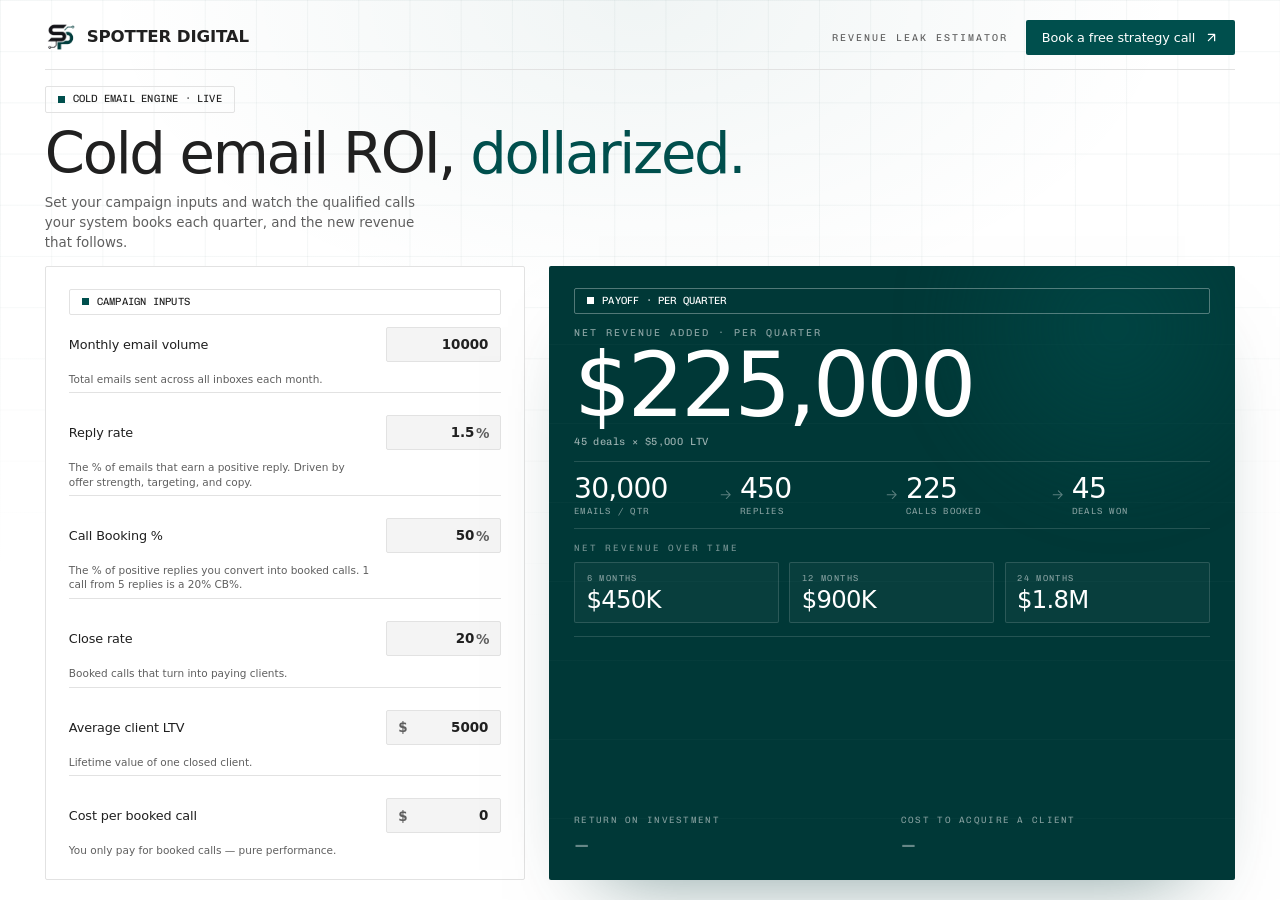
<file: roi-calculator.html>
<!DOCTYPE html>
<html lang="en">
<head>
<meta charset="utf-8">
<meta name="viewport" content="width=device-width, initial-scale=1.0">
<title>Cold Email ROI Calculator | Spotter Digital</title>
<meta name="description" content="See how many qualified calls your cold email system books each quarter, and the new revenue that follows.">

<!-- Favicon -->
<link rel="icon" type="image/png" sizes="32x32" href="assets/spotter-brand-kit/favicon/favicon-32x32.png">
<link rel="icon" type="image/png" sizes="16x16" href="assets/spotter-brand-kit/favicon/favicon-16x16.png">
<link rel="shortcut icon" href="assets/spotter-brand-kit/favicon/favicon.ico">
<meta name="theme-color" content="#004f4d">

<link rel="preconnect" href="https://fonts.googleapis.com">
<link rel="preconnect" href="https://fonts.gstatic.com" crossorigin>
<link rel="preconnect" href="https://api.fontshare.com" crossorigin>
<link href="https://api.fontshare.com/v2/css?f[]=switzer@400,500,600,700&display=swap" rel="stylesheet">
<link href="https://fonts.googleapis.com/css2?family=Chivo+Mono:wght@400;500;600&display=swap" rel="stylesheet">

<style>
  :root{
    --brand:#004f4d; --navy:#003837; --deep:#00302f;
    --ink:#202020; --steel:#5f5f5f; --mist:#f4f4f4; --line:#e2e2e2;
    --d-line:rgba(255,255,255,.14);
    --sans:'Switzer','Inter',system-ui,-apple-system,sans-serif;
    --mono:'Chivo Mono',ui-monospace,'SF Mono',monospace;
  }
  *{box-sizing:border-box;margin:0;padding:0}
  html,body{height:100%}
  body{
    font-family:var(--sans); color:var(--ink); background:#fff;
    -webkit-font-smoothing:antialiased; text-rendering:optimizeLegibility;
    overflow-x:hidden;
  }
  ::selection{background:var(--brand);color:#fff}

  /* ---------- shared design-system bits (from index.html) ---------- */
  .vk-display{font-family:var(--sans);font-weight:500;letter-spacing:-.04em;line-height:1.0;color:var(--ink)}
  .vk-display em{font-style:normal;color:var(--brand)}
  .vk-mono{font-family:var(--mono);text-transform:uppercase;letter-spacing:-.02em}
  .vk-pill{display:inline-flex;align-items:center;gap:8px;border:1px solid var(--line);
    border-radius:2px;padding:7px 12px;font-family:var(--mono);
    font-size:clamp(10px,.82vw,12px);text-transform:uppercase;letter-spacing:.02em;
    line-height:1;color:var(--ink)}
  .vk-pill .dot{width:7px;height:7px;background:var(--brand);flex:none}
  .vk-pill.live .dot{animation:pulse 2.4s ease-in-out infinite}
  @keyframes pulse{0%,100%{opacity:1;transform:scale(1)}50%{opacity:.4;transform:scale(.7)}}
  .vk-pill-light{border-color:rgba(255,255,255,.32);color:#fff}
  .vk-pill-light .dot{background:#fff}
  .vk-btn{position:relative;display:inline-flex;align-items:center;gap:9px;overflow:hidden;
    border-radius:2px;padding:10px 16px;font-family:var(--sans);font-weight:500;
    font-size:clamp(12px,1vw,14px);letter-spacing:-.01em;text-decoration:none;
    transition:color .3s,border-color .3s,box-shadow .3s}
  .vk-btn::before{content:"";position:absolute;left:0;right:0;bottom:0;height:100%;z-index:0;
    background:var(--btn-fill,var(--navy));transform:translateY(101%);
    transition:transform .42s cubic-bezier(.45,.05,.2,1)}
  .vk-btn:hover::before{transform:translateY(0)}
  .vk-btn span,.vk-btn svg{position:relative;z-index:2}
  .vk-btn svg{transition:transform .3s}
  .vk-btn:hover svg{transform:translate(2px,-2px)}
  .vk-btn-blue{background:var(--brand);color:#fff;--btn-fill:var(--navy)}
  .vk-btn-light{background:#fff;color:var(--brand);border:1px solid #fff;--btn-fill:var(--brand)}
  .vk-btn-light:hover{color:#fff;border-color:var(--brand)}

  /* orchestrated page-load reveal */
  @keyframes riseIn{from{opacity:0;transform:translateY(12px)}to{opacity:1;transform:none}}
  .anim{opacity:0;animation:riseIn .6s cubic-bezier(.2,.7,.2,1) forwards}
  .d1{animation-delay:.04s}.d2{animation-delay:.12s}.d3{animation-delay:.2s}
  @media (prefers-reduced-motion:reduce){.anim{opacity:1;animation:none}}

  /* ---------- shell ---------- */
  .wrap{
    position:relative; min-height:100dvh; display:flex; flex-direction:column;
    padding:clamp(14px,2.2vh,26px) clamp(16px,3.5vw,52px);
    background-image:
      linear-gradient(to right,rgba(0,56,55,.045) 1px,transparent 1px),
      linear-gradient(to bottom,rgba(0,56,55,.045) 1px,transparent 1px);
    background-size:clamp(36px,4vw,64px) clamp(36px,4vw,64px);
  }
  .wrap::before{
    content:""; position:absolute; inset:0; pointer-events:none;
    background:radial-gradient(120% 80% at 50% -10%, transparent 52%, #fff 100%),
               radial-gradient(60% 50% at 50% 0%, rgba(0,79,77,.06), transparent 70%);
  }
  .wrap>*{position:relative;z-index:1}

  /* ---------- top bar ---------- */
  .topbar{
    display:flex; align-items:center; justify-content:space-between; gap:16px;
    padding-bottom:clamp(10px,1.6vh,16px); border-bottom:1px solid var(--line);
  }
  .brand{display:inline-flex;align-items:center;gap:10px;text-decoration:none;color:inherit}
  .brand img{width:clamp(28px,2.5vw,34px);height:clamp(28px,2.5vw,34px);object-fit:contain;
    transition:transform .3s cubic-bezier(.16,1,.3,1)}
  .brand:hover img{transform:translateY(-2px)}
  .brand b{font-weight:700;text-transform:uppercase;font-size:clamp(14px,1.3vw,17px);
    letter-spacing:-.01em;line-height:1;color:var(--ink)}
  .topbar-r{display:inline-flex;align-items:center;gap:clamp(12px,1.4vw,20px)}
  .topbar-tag{font-family:var(--mono);font-size:clamp(9px,.78vw,10.5px);
    letter-spacing:.2em;text-transform:uppercase;color:var(--steel)}

  /* ---------- intro ---------- */
  .intro{padding:clamp(10px,1.8vh,22px) 0 clamp(8px,1.4vh,16px)}
  .intro .vk-pill{margin-bottom:clamp(8px,1.4vh,14px)}
  h1{font-family:var(--sans);font-weight:500;letter-spacing:-.04em;line-height:1.0;
    font-size:clamp(2rem,4.6vw,3.6rem);color:var(--ink)}
  h1 em{font-style:normal;color:var(--brand)}
  .intro p{font-weight:400;color:var(--steel);max-width:46ch;line-height:1.5;
    font-size:clamp(13px,1.05vw,16px);margin-top:clamp(7px,1.1vh,11px)}

  /* ---------- main grid ---------- */
  .grid{flex:1;display:grid;grid-template-columns:minmax(300px,1.05fr) minmax(360px,1.5fr);
    gap:clamp(16px,1.8vw,28px);align-items:stretch;min-height:0}

  .panel{border-radius:2px;position:relative}

  /* inputs panel (light) */
  .inputs{background:#fff;border:1px solid var(--line);
    padding:clamp(18px,2.4vh,28px) clamp(18px,1.8vw,30px);
    display:flex;flex-direction:column;gap:clamp(10px,1.3vh,16px)}
  .field-list{display:flex;flex-direction:column;flex:1;justify-content:space-between;
    gap:clamp(5px,.7vh,11px)}
  .field{display:grid;grid-template-columns:1fr auto;align-items:center;
    gap:8px 14px;padding-bottom:clamp(5px,.7vh,11px);border-bottom:1px solid var(--line)}
  .field:last-child{border-bottom:none;padding-bottom:0}
  .field label{font-weight:500;font-size:clamp(12.5px,1vw,14.5px);letter-spacing:-.01em;color:var(--ink)}
  .field .hint{grid-column:1/2;font-size:clamp(10.5px,.82vw,12px);color:var(--steel);
    font-weight:400;line-height:1.35;margin-top:2px}
  .control{position:relative;justify-self:end;width:clamp(108px,9vw,138px)}
  .control input,.control select{
    width:100%;font-family:var(--sans);font-weight:600;font-size:clamp(13px,1.05vw,15px);
    color:var(--ink);text-align:right;background:var(--mist);
    border:1px solid var(--line);border-radius:2px;padding:9px 12px;outline:none;
    transition:border-color .2s,box-shadow .2s;-moz-appearance:textfield;appearance:none}
  .control input::-webkit-outer-spin-button,.control input::-webkit-inner-spin-button{-webkit-appearance:none;margin:0}
  .control.pre input{padding-left:24px;text-align:right}
  .control.suf input{padding-right:26px}
  .control select{text-align:left;cursor:pointer;
    background-image:url("data:image/svg+xml,%3Csvg xmlns='http://www.w3.org/2000/svg' width='12' height='12' viewBox='0 0 24 24' fill='none' stroke='%23004f4d' stroke-width='2.2' stroke-linecap='round' stroke-linejoin='round'%3E%3Cpath d='m6 9 6 6 6-6'/%3E%3C/svg%3E");
    background-repeat:no-repeat;background-position:right 11px center;padding-right:30px}
  .control input:focus,.control select:focus{border-color:var(--brand);
    box-shadow:0 0 0 3px rgba(0,79,77,.14)}
  .affix{position:absolute;top:50%;transform:translateY(-50%);font-weight:600;
    font-size:clamp(13px,1.05vw,15px);color:var(--steel);pointer-events:none}
  .affix.pre{left:12px}
  .affix.suf{right:12px}

  /* results panel (dark teal) */
  .results{background:var(--navy);color:#fff;overflow:hidden;
    padding:clamp(18px,2.4vh,30px) clamp(20px,2vw,34px);
    display:flex;flex-direction:column;gap:clamp(10px,1.4vh,18px);
    box-shadow:0 40px 80px -50px rgba(0,56,55,.6)}
  .results::before{content:"";position:absolute;inset:0;pointer-events:none;
    background:repeating-linear-gradient(to bottom,transparent 0 78px,rgba(255,255,255,.02) 78px 79px)}
  .results::after{content:"";position:absolute;top:-30%;right:-10%;width:55%;height:80%;
    pointer-events:none;background:radial-gradient(circle,rgba(0,79,77,.55),transparent 65%);filter:blur(20px)}
  .results>*{position:relative;z-index:1}

  /* hero number */
  .hero .cap{font-family:var(--mono);font-size:clamp(9px,.78vw,10.5px);letter-spacing:.2em;
    text-transform:uppercase;color:rgba(255,255,255,.55);margin-bottom:clamp(2px,.6vh,6px)}
  .hero .num{font-family:var(--sans);font-weight:500;letter-spacing:-.04em;line-height:.95;
    font-size:clamp(3rem,7.2vw,5.6rem);font-variant-numeric:tabular-nums;color:#fff;
    transition:opacity .18s}
  .hero .num.flash{opacity:.5}
  .hero .sub{font-family:var(--mono);font-size:clamp(10px,.82vw,12px);letter-spacing:.04em;
    color:rgba(255,255,255,.62);margin-top:clamp(4px,.8vh,8px)}

  hr.rule{border:none;border-top:1px solid var(--d-line);margin:0}

  /* pipeline strip */
  .pipe{display:grid;grid-template-columns:1fr auto 1fr auto 1fr auto 1fr;align-items:center;
    gap:clamp(3px,.5vw,9px)}
  .pipe .node{display:flex;flex-direction:column;gap:3px}
  .pipe .node .v{font-family:var(--sans);font-weight:500;letter-spacing:-.03em;
    font-size:clamp(1.3rem,2.2vw,2rem);line-height:1;font-variant-numeric:tabular-nums}
  .pipe .node .k{font-family:var(--mono);font-size:clamp(8px,.7vw,9.5px);letter-spacing:.14em;
    text-transform:uppercase;color:rgba(255,255,255,.5)}
  .pipe .arr{color:rgba(255,255,255,.35);display:grid;place-items:center}
  .pipe .arr svg{width:clamp(14px,1.2vw,18px);height:auto}

  /* over time */
  .over .cap,.metrics .cap{font-family:var(--mono);font-size:clamp(8.5px,.72vw,10px);
    letter-spacing:.2em;text-transform:uppercase;color:rgba(255,255,255,.45);
    margin-bottom:clamp(6px,1vh,10px)}
  .chips{display:grid;grid-template-columns:repeat(3,1fr);gap:clamp(7px,.8vw,12px)}
  .chip{border:1px solid var(--d-line);border-radius:2px;padding:clamp(8px,1.1vh,13px) clamp(8px,.9vw,14px);
    background:rgba(255,255,255,.03);transition:border-color .25s,transform .25s}
  .chip:hover{border-color:rgba(255,255,255,.3);transform:translateY(-2px)}
  .chip .t{font-family:var(--mono);font-size:clamp(8px,.68vw,9.5px);letter-spacing:.16em;
    text-transform:uppercase;color:rgba(255,255,255,.5);margin-bottom:5px}
  .chip .a{font-family:var(--sans);font-weight:500;letter-spacing:-.03em;
    font-size:clamp(1.05rem,1.9vw,1.7rem);line-height:1;font-variant-numeric:tabular-nums}

  /* metrics footer */
  .metrics{margin-top:auto}
  .metrics .row{display:grid;grid-template-columns:1fr 1fr;gap:clamp(10px,1.4vw,22px)}
  .metric{display:flex;flex-direction:column;gap:3px}
  .metric .k{font-family:var(--mono);font-size:clamp(8.5px,.72vw,10px);letter-spacing:.14em;
    text-transform:uppercase;color:rgba(255,255,255,.5)}
  .metric .v{font-family:var(--sans);font-weight:500;letter-spacing:-.03em;
    font-size:clamp(1.4rem,2.4vw,2.1rem);line-height:1;font-variant-numeric:tabular-nums}
  .metric .v.pos{color:#7fb8b2}
  .metric .v.muted{color:rgba(255,255,255,.4)}

  /* ---------- responsive ---------- */
  @media (min-width:901px) and (min-height:640px){
    body{overflow:hidden}
    .wrap{height:100dvh}
  }
  /* short laptops (e.g. 1366x768): claw back vertical space */
  @media (min-width:901px) and (max-height:850px){
    .wrap{padding-top:clamp(7px,1vh,12px);padding-bottom:clamp(7px,1vh,12px)}
    .topbar{padding-bottom:clamp(6px,1vh,11px)}
    .intro{padding:clamp(4px,.8vh,9px) 0 clamp(3px,.6vh,7px)}
    .intro .vk-pill{margin-bottom:clamp(5px,.9vh,9px)}
    h1{font-size:clamp(1.9rem,3.4vw,2.7rem)}
    .intro p{font-size:clamp(12px,.92vw,13.5px);line-height:1.4;margin-top:4px;max-width:54ch}
    .hero .num{font-size:clamp(2.4rem,4.4vw,3.4rem)}
    .results{gap:clamp(5px,.8vh,11px)}
    .inputs{gap:clamp(5px,.8vh,11px)}
    .field-list{gap:clamp(2px,.35vh,6px)}
    .field{padding-bottom:clamp(2px,.35vh,6px)}
    .field .hint{font-size:clamp(10px,.76vw,11.5px);line-height:1.3;margin-top:1px}
  }
  @media (max-width:900px){
    .grid{grid-template-columns:1fr;gap:16px}
    .results{order:-1}
    h1{font-size:clamp(2rem,8vw,2.8rem)}
    .control{width:clamp(120px,40vw,160px)}
  }
  @media (max-width:640px){
    .topbar-tag{display:none}
  }
  @media (max-width:560px){
    .pipe .node .v{font-size:1.5rem}
  }
</style>
</head>
<body>
  <div class="wrap">
    <!-- top bar -->
    <header class="topbar">
      <a class="brand" href="/">
        <img src="assets/spotter-mark.png" alt="Spotter Digital">
        <b>Spotter Digital</b>
      </a>
      <div class="topbar-r">
        <span class="topbar-tag">Revenue Leak Estimator</span>
        <a href="index.html#book-call" class="vk-btn vk-btn-blue">
          <span>Book a free strategy call</span>
          <svg width="15" height="15" viewBox="0 0 24 24" fill="none" stroke="currentColor" stroke-width="2" stroke-linecap="round" stroke-linejoin="round"><path d="M7 17 17 7M7 7h10v10"/></svg>
        </a>
      </div>
    </header>

    <!-- intro -->
    <section class="intro anim d1">
      <span class="vk-pill live"><span class="dot"></span>Cold email engine · Live</span>
      <h1>Cold email ROI, <em>dollarized.</em></h1>
      <p>Set your campaign inputs and watch the qualified calls your system books each quarter, and the new revenue that follows.</p>
    </section>

    <!-- main -->
    <div class="grid">
      <!-- inputs -->
      <section class="panel inputs anim d2">
        <span class="vk-pill"><span class="dot"></span>Campaign inputs</span>
        <div class="field-list">
          <div class="field">
            <label for="vol">Monthly email volume</label>
            <div class="control"><input id="vol" inputmode="numeric" value="10000"></div>
            <span class="hint">Total emails sent across all inboxes each month.</span>
          </div>
          <div class="field">
            <label for="reply">Reply rate</label>
            <div class="control suf"><input id="reply" inputmode="decimal" value="1.5"><span class="affix suf">%</span></div>
            <span class="hint">The % of emails that earn a positive reply. Driven by offer strength, targeting, and copy.</span>
          </div>
          <div class="field">
            <label for="cb">Call Booking %</label>
            <div class="control suf"><input id="cb" inputmode="decimal" value="50"><span class="affix suf">%</span></div>
            <span class="hint">The % of positive replies you convert into booked calls. 1 call from 5 replies is a 20% CB%.</span>
          </div>
          <div class="field">
            <label for="close">Close rate</label>
            <div class="control suf"><input id="close" inputmode="decimal" value="20"><span class="affix suf">%</span></div>
            <span class="hint">Booked calls that turn into paying clients.</span>
          </div>
          <div class="field">
            <label for="ltv">Average client LTV</label>
            <div class="control pre"><span class="affix pre">$</span><input id="ltv" inputmode="numeric" value="5000"></div>
            <span class="hint">Lifetime value of one closed client.</span>
          </div>
          <div class="field">
            <label for="cost">Cost per booked call</label>
            <div class="control pre"><span class="affix pre">$</span><input id="cost" inputmode="numeric" value="0"></div>
            <span class="hint">You only pay for booked calls — pure performance.</span>
          </div>
        </div>
      </section>

      <!-- results -->
      <section class="panel results anim d3">
        <span class="vk-pill vk-pill-light"><span class="dot"></span>Payoff · per quarter</span>

        <div class="hero">
          <div class="cap">Net revenue added · per quarter</div>
          <div class="num" id="revenue">$225,000</div>
          <div class="sub" id="revenue-sub">45 deals × $5,000 LTV</div>
        </div>

        <hr class="rule">

        <div class="pipe">
          <div class="node"><span class="v" id="p-emails">30,000</span><span class="k">Emails / qtr</span></div>
          <div class="arr"><svg viewBox="0 0 24 24" fill="none" stroke="currentColor" stroke-width="1.6" stroke-linecap="round" stroke-linejoin="round"><path d="M5 12h14M13 6l6 6-6 6"/></svg></div>
          <div class="node"><span class="v" id="p-replies">450</span><span class="k">Replies</span></div>
          <div class="arr"><svg viewBox="0 0 24 24" fill="none" stroke="currentColor" stroke-width="1.6" stroke-linecap="round" stroke-linejoin="round"><path d="M5 12h14M13 6l6 6-6 6"/></svg></div>
          <div class="node"><span class="v" id="p-booked">225</span><span class="k">Calls booked</span></div>
          <div class="arr"><svg viewBox="0 0 24 24" fill="none" stroke="currentColor" stroke-width="1.6" stroke-linecap="round" stroke-linejoin="round"><path d="M5 12h14M13 6l6 6-6 6"/></svg></div>
          <div class="node"><span class="v" id="p-deals">45</span><span class="k">Deals won</span></div>
        </div>

        <hr class="rule">

        <div class="over">
          <div class="cap">Net revenue over time</div>
          <div class="chips">
            <div class="chip"><div class="t">6 months</div><div class="a" id="rev6">$450K</div></div>
            <div class="chip"><div class="t">12 months</div><div class="a" id="rev12">$900K</div></div>
            <div class="chip"><div class="t">24 months</div><div class="a" id="rev24">$1.8M</div></div>
          </div>
        </div>

        <hr class="rule">

        <div class="metrics">
          <div class="row">
            <div class="metric"><span class="k">Return on investment</span><span class="v muted" id="roi">–</span></div>
            <div class="metric"><span class="k">Cost to acquire a client</span><span class="v muted" id="cac">–</span></div>
          </div>
        </div>
      </section>
    </div>
  </div>

<script>
(function(){
  var $ = function(id){ return document.getElementById(id); };
  var els = {
    vol:$('vol'), reply:$('reply'), cb:$('cb'), close:$('close'), ltv:$('ltv'), cost:$('cost'),
    revenue:$('revenue'), revenueSub:$('revenue-sub'),
    pEmails:$('p-emails'), pReplies:$('p-replies'), pBooked:$('p-booked'), pDeals:$('p-deals'),
    rev6:$('rev6'), rev12:$('rev12'), rev24:$('rev24'),
    roi:$('roi'), cac:$('cac')
  };

  function n(v){ var x = parseFloat(String(v).replace(/,/g,'')); return isNaN(x) ? 0 : x; }
  var fmt = function(x){ return Math.round(x).toLocaleString('en-US'); };
  var money = function(x){ return '$' + fmt(x); };
  function moneyCompact(x){
    x = Math.round(x);
    if (Math.abs(x) >= 1e9) return '$' + (x/1e9).toFixed(x % 1e9 === 0 ? 0 : 1) + 'B';
    if (Math.abs(x) >= 1e6) return '$' + (x/1e6).toFixed(x % 1e6 === 0 ? 0 : 1) + 'M';
    if (Math.abs(x) >= 1e3) return '$' + (x/1e3).toFixed(x % 1e3 === 0 ? 0 : 1) + 'K';
    return money(x);
  }
  function moneySigned(x){ x = Math.round(x); return (x<0?'-$':'$') + Math.abs(x).toLocaleString('en-US'); }

  function multiple(x){ return x >= 10 ? Math.round(x) + 'x' : x.toFixed(1) + 'x'; }

  function calc(){
    var vol = n(els.vol.value);
    var replyP = Math.min(n(els.reply.value), 100) / 100;
    var cbP    = Math.min(n(els.cb.value), 100) / 100;
    var closeP = Math.min(n(els.close.value), 100) / 100;
    var ltv = n(els.ltv.value);
    var cost = n(els.cost.value);

    var emails  = Math.round(vol * 3);
    var replies = Math.round(emails * replyP);
    var booked  = Math.round(replies * cbP);
    var deals   = Math.round(booked * closeP);
    var revenue = deals * ltv;
    var investment = booked * cost;
    var netRevenue = revenue - investment;
    var roi = (investment > 0) ? revenue / investment : null;
    var cac = (investment > 0 && deals > 0) ? investment / deals : null;

    // hero = net revenue added (revenue minus cost per booked call)
    if (els.revenue.textContent !== moneySigned(netRevenue)){
      els.revenue.classList.add('flash');
      setTimeout(function(){ els.revenue.classList.remove('flash'); }, 120);
    }
    els.revenue.textContent = moneySigned(netRevenue);
    els.revenueSub.textContent = investment > 0
      ? fmt(deals) + ' deals × ' + money(ltv) + ' LTV − ' + money(investment) + ' cost'
      : fmt(deals) + ' deals × ' + money(ltv) + ' LTV';

    els.pEmails.textContent  = fmt(emails);
    els.pReplies.textContent = fmt(replies);
    els.pBooked.textContent  = fmt(booked);
    els.pDeals.textContent   = fmt(deals);

    els.rev6.textContent  = moneyCompact(netRevenue * 2);
    els.rev12.textContent = moneyCompact(netRevenue * 4);
    els.rev24.textContent = moneyCompact(netRevenue * 8);

    if (roi === null){
      els.roi.textContent = '–';
      els.roi.className = 'v muted';
    } else {
      els.roi.textContent = multiple(roi);
      els.roi.className = 'v pos';
    }
    if (cac === null){
      els.cac.textContent = '–';
      els.cac.className = 'v muted';
    } else {
      els.cac.textContent = money(cac);
      els.cac.className = 'v';
    }
  }

  // sanitize numeric inputs
  ['vol','ltv','cost'].forEach(function(k){
    els[k].addEventListener('input', function(e){
      var v = e.target.value.replace(/[^\d]/g,'');
      if (e.target.value !== v) e.target.value = v;
      calc();
    });
  });
  ['reply','cb','close'].forEach(function(k){
    els[k].addEventListener('input', function(e){
      var v = e.target.value.replace(/[^\d.]/g,'');
      if (parseFloat(v) > 100) v = '100';
      if (e.target.value !== v) e.target.value = v;
      calc();
    });
  });

  calc();
})();
</script>
</body>
</html>
</file>
<file: assets/spotter-brand-kit/spotter.css>
/* ==========================================================================
   Spotter Digital brand kit, v3 (2026-11-12)
   The single source of truth for the marketing site. Pages add no colors,
   font sizes or spacing of their own: they compose the classes below.
   Documented in README.md (same folder); rendered in index.html (same folder).

   The look: white and cool grey grounds, deep navy ink, one cobalt accent,
   Geist type, soft borders and shadows, and a dot grid with one dot lit up
   (the "spot" in Spotter).

   1. Tokens
   2. Base
   3. Type
   4. Layout: container, section, surface modes
   5. Components: button, link, eyebrow, chip, placeholder, card, fit list,
      FAQ, video frame, formula, check list, mock panel
   6. Section patterns: nav, hero, steps, split, CTA band, footer
   6b. Long-form page parts
   6c. Proof: client messages and the screenshot wall
   7. Motion
   ========================================================================== */

/* 1. Tokens --------------------------------------------------------------- */
:root {
  /* Color: Sharp Editorial Green (Spotter deep green, warm alabaster, obsidian forest) */
  --ink: #071c1b;
  --ink-2: #0d2b29;
  --muted: #4b5d5a;
  --white: #ffffff;
  --mist: #fafaf7;
  --mist-deep: #eef2f0;
  --line: #d5dedb;
  --line-strong: #b6c6c1;
  --night: #041615;
  --obsidian-card: #092220;
  --obsidian-rule: #163734;

  /* Color: signature Spotter deep green and crisp mint on dark */
  --accent: #004f4d;
  --accent-strong: #003837;
  --accent-300: #6ee0c8;
  --accent-100: #e2f0ed;
  --accent-50: #f0f7f5;
  --accent-on-dark: #6ee0c8;

  /* Color: text on dark surfaces */
  --on-dark: #f2f7f6;
  --on-dark-muted: #99b5b0;
  --line-on-dark: #163734;

  /* Surface mode (overridden by .sd-section--* and .sd-card--dark) */
  --bg: var(--mist);
  --fg: var(--ink);
  --fg-muted: var(--muted);
  --rule: var(--line);
  --surface: var(--white);
  --inset: var(--mist);
  --accent-text: var(--accent);
  --label-accent: var(--accent);
  --tint: var(--accent-100);
  --tint-fg: var(--accent);

  /* Type */
  --font-sans: "Geist", "Inter", system-ui, -apple-system, "Segoe UI", sans-serif;
  --font-mono: "Geist Mono", ui-monospace, "SF Mono", Menlo, monospace;

  --text-display: clamp(2.5rem, 1.35rem + 4.8vw, 4.5rem);
  --text-h2: clamp(1.875rem, 1.3rem + 2.5vw, 3.125rem);
  --text-h3: clamp(1.1875rem, 1.12rem + 0.35vw, 1.375rem);
  --text-lead: clamp(1.0625rem, 1.02rem + 0.3vw, 1.1875rem);
  --text-body: 1rem;
  --text-small: 0.9375rem;
  --text-label: 0.75rem;

  /* Space (4px base) */
  --s-1: 4px;
  --s-2: 8px;
  --s-3: 12px;
  --s-4: 16px;
  --s-5: 24px;
  --s-6: 32px;
  --s-7: 48px;
  --s-8: 64px;
  --s-9: 96px;
  --gutter: clamp(20px, 4vw, 40px);
  --section-y: clamp(64px, 7.5vw, 112px);
  --container: 1160px;
  --measure: 60ch;

  /* Shape: strict architectural square corners */
  --r-sm: 0;
  --r-md: 0;
  --r-lg: 0;
  --r-pill: 0;

  /* Depth: crisp editorial offsets and hairlines instead of blurry SaaS glows */
  --shadow-xs: none;
  --shadow-card: none;
  --shadow-lift: 0 24px 60px -24px rgba(4, 22, 21, 0.45);
  --shadow-offset: 4px 4px 0 var(--ink);
  --shadow-offset-hover: 5px 5px 0 var(--ink);
  --shadow-offset-dark: 4px 4px 0 rgba(110, 224, 200, 0.35);
  --shadow-offset-dark-hover: 5px 5px 0 rgba(110, 224, 200, 0.48);
  --glow: color-mix(in srgb, var(--accent) 45%, transparent);

  /* Architectural hairline grid motif */
  --grid-light:
    linear-gradient(to right, rgba(0, 79, 77, 0.045) 1px, transparent 1px),
    linear-gradient(to bottom, rgba(0, 79, 77, 0.045) 1px, transparent 1px);
  --grid-step: 36px;
  --dots: radial-gradient(circle at 1px 1px, rgba(7, 28, 27, 0.14) 1px, transparent 1.6px);
  --dots-on-dark: radial-gradient(circle at 1px 1px, rgba(110, 224, 200, 0.12) 1px, transparent 1.6px);
  --dot-step: 28px;

  /* Motion */
  --ease: cubic-bezier(0.2, 0.7, 0.2, 1);
  --dur-fast: 0.18s;
  --dur: 0.55s;
}

/* 2. Base ----------------------------------------------------------------- */
*,
*::before,
*::after {
  box-sizing: border-box;
}

html {
  -webkit-text-size-adjust: 100%;
  scroll-behavior: smooth;
  scroll-padding-top: 96px;
}

body {
  margin: 0;
  background: var(--white);
  color: var(--ink);
  font-family: var(--font-sans);
  font-size: var(--text-body);
  line-height: 1.6;
  -webkit-font-smoothing: antialiased;
  -moz-osx-font-smoothing: grayscale;
  text-rendering: optimizeLegibility;
  overflow-x: hidden;
  overflow-x: clip;
}

img,
svg {
  display: block;
  max-width: 100%;
}

h1,
h2,
h3,
p,
dl,
dd,
ul,
ol,
figure {
  margin: 0;
}

ul,
ol {
  padding: 0;
  list-style: none;
}

a {
  color: inherit;
}

::selection {
  background: var(--accent);
  color: var(--white);
}

:focus-visible {
  outline: 2px solid var(--accent);
  outline-offset: 3px;
  border-radius: 6px;
}

.sd-section--navy :focus-visible,
.sd-section--ink :focus-visible,
.sd-card--dark :focus-visible,
.sd-footer :focus-visible {
  outline-color: var(--accent-on-dark);
}

.sd-skip {
  position: absolute;
  left: var(--s-4);
  top: -100px;
  z-index: 100;
  background: var(--ink);
  color: var(--white);
  padding: var(--s-3) var(--s-4);
  border-radius: var(--r-sm);
}

.sd-skip:focus {
  top: var(--s-4);
}

/* 3. Type ----------------------------------------------------------------- */
.sd-display,
.sd-h2,
.sd-h3 {
  color: var(--fg);
  text-wrap: balance;
}

.sd-display {
  font-size: var(--text-display);
  font-weight: 600;
  line-height: 1.02;
  letter-spacing: -0.04em;
}

.sd-h2 {
  font-size: var(--text-h2);
  font-weight: 600;
  line-height: 1.08;
  letter-spacing: -0.035em;
}

.sd-h3 {
  font-size: var(--text-h3);
  font-weight: 600;
  line-height: 1.25;
  letter-spacing: -0.02em;
}

.sd-lead {
  font-size: var(--text-lead);
  line-height: 1.55;
  color: var(--fg-muted);
  max-width: var(--measure);
  text-wrap: pretty;
}

.sd-body {
  color: var(--fg-muted);
  max-width: var(--measure);
  text-wrap: pretty;
}

.sd-body strong,
.sd-lead strong {
  color: var(--fg);
  font-weight: 600;
}

.sd-small {
  font-size: var(--text-small);
  line-height: 1.5;
  color: var(--fg-muted);
}

/* Mono label: table heads, figure captions, card labels */
.sd-label {
  font-family: var(--font-mono);
  font-size: var(--text-label);
  font-weight: 500;
  line-height: 1.3;
  letter-spacing: 0.08em;
  text-transform: uppercase;
  color: var(--fg-muted);
}

/* Figures: any number that is part of the math */
.sd-num {
  font-family: var(--font-mono);
  font-variant-numeric: tabular-nums;
  letter-spacing: -0.02em;
}

/* Emphasis: the phrase takes the accent color. One phrase per screen at most. */
.sd-hl {
  color: var(--accent-text);
}

/* 4. Layout --------------------------------------------------------------- */
.sd-container {
  width: 100%;
  max-width: calc(var(--container) + 2 * var(--gutter));
  margin-inline: auto;
  padding-inline: var(--gutter);
}

.sd-section {
  position: relative;
  background: var(--bg);
  color: var(--fg);
  padding-block: var(--section-y);
  border-top: 1px solid var(--rule);
}

.sd-section--tight {
  padding-block: calc(var(--section-y) * 0.6);
}

.sd-section--flush-top {
  padding-top: 0;
}

/* Surface modes. Components read --fg, --fg-muted, --rule, --surface, --inset, --tint. */
.sd-section--white {
  --bg: var(--white);
}

.sd-section--navy,
.sd-section--ink,
.sd-card--dark {
  --bg: var(--night);
  --fg: var(--on-dark);
  --fg-muted: var(--on-dark-muted);
  --rule: var(--obsidian-rule);
  --surface: var(--obsidian-card);
  --inset: #061b1a;
  --accent-text: var(--accent-on-dark);
  --label-accent: var(--accent-on-dark);
  --tint: rgba(110, 224, 200, 0.1);
  --tint-fg: var(--accent-on-dark);
}

/* Dark sections: obsidian forest with subtle deep-green spotlight */
.sd-section--navy,
.sd-section--ink {
  background:
    radial-gradient(65% 42% at 50% 0%, rgba(0, 79, 77, 0.46), transparent 72%),
    var(--night);
  overflow: hidden;
}

.sd-section--navy::before,
.sd-section--ink::before {
  content: "";
  position: absolute;
  inset: 0;
  pointer-events: none;
  background-image: var(--dots-on-dark);
  background-size: var(--dot-step) var(--dot-step);
  -webkit-mask-image: radial-gradient(70% 55% at 50% 0%, #000, transparent 74%);
  mask-image: radial-gradient(70% 55% at 50% 0%, #000, transparent 74%);
}

.sd-section--navy > .sd-container,
.sd-section--ink > .sd-container {
  position: relative;
}

/* Section header: eyebrow, heading, optional lead. Centered. */
.sd-head {
  display: grid;
  gap: var(--s-4);
  justify-items: center;
  margin-inline: auto;
  margin-bottom: clamp(36px, 4.5vw, 56px);
  max-width: 780px;
  text-align: center;
}

.sd-head .sd-lead {
  margin-inline: auto;
}

.sd-head--left {
  justify-items: start;
  margin-inline: 0;
  text-align: left;
}

.sd-head--split {
  display: flex;
  flex-direction: column;
  align-items: flex-start;
  justify-content: space-between;
  gap: var(--s-4);
  max-width: none;
  margin-inline: 0;
  text-align: left;
}

.sd-head--split__main {
  display: grid;
  gap: var(--s-3);
}

.sd-head--split .sd-lead {
  margin-inline: 0;
  max-width: 36ch;
}

@media (min-width: 860px) {
  .sd-head--split {
    flex-direction: row;
    align-items: flex-end;
  }

  .sd-head--split .sd-lead {
    text-align: right;
  }
}

.sd-stack > * + * {
  margin-top: var(--s-5);
}

.sd-grid-2 {
  display: grid;
  grid-template-columns: minmax(0, 1fr);
  gap: var(--s-4);
}

@media (min-width: 860px) {
  .sd-grid-2 {
    grid-template-columns: minmax(0, 1fr) minmax(0, 1fr);
    gap: var(--s-5);
  }
}

/* 5. Components ----------------------------------------------------------- */

/* Button: sharp architectural rectangle with crisp offset shadow on primary */
.sd-btn {
  --btn-bg: var(--accent);
  --btn-fg: var(--white);
  --btn-bg-hover: var(--accent-strong);
  display: inline-flex;
  align-items: center;
  justify-content: center;
  gap: 10px;
  min-height: 50px;
  padding: 13px 24px;
  border: 1px solid var(--accent-strong);
  border-radius: 0;
  background: var(--btn-bg);
  color: var(--btn-fg);
  font-family: var(--font-sans);
  font-size: 1rem;
  font-weight: 600;
  line-height: 1.2;
  letter-spacing: -0.01em;
  text-decoration: none;
  white-space: nowrap;
  cursor: pointer;
  box-shadow: var(--shadow-offset);
  transition: background-color var(--dur-fast) ease, color var(--dur-fast) ease,
    border-color var(--dur-fast) ease, transform var(--dur-fast) ease, box-shadow var(--dur-fast) ease;
}

.sd-btn:hover {
  background: var(--btn-bg-hover);
  transform: translate(-1px, -1px);
  box-shadow: var(--shadow-offset-hover);
}

.sd-btn:active {
  transform: translate(1px, 1px);
  box-shadow: 2px 2px 0 var(--ink);
}

.sd-btn svg {
  flex: none;
  transition: transform var(--dur-fast) ease;
}

.sd-btn:hover svg {
  transform: translateX(3px);
}

/* On dark surfaces the primary button is white with a crisp mint offset shadow */
.sd-btn--invert,
.sd-section--navy .sd-btn--primary,
.sd-section--ink .sd-btn--primary {
  --btn-bg: var(--white);
  --btn-fg: var(--ink);
  --btn-bg-hover: var(--accent-100);
  border-color: var(--white);
  box-shadow: var(--shadow-offset-dark);
}

.sd-btn--invert:hover,
.sd-section--navy .sd-btn--primary:hover,
.sd-section--ink .sd-btn--primary:hover {
  box-shadow: var(--shadow-offset-dark-hover);
}

/* The quiet button: crisp bordered hairline */
.sd-btn--ghost {
  --btn-bg: var(--surface);
  --btn-fg: var(--fg);
  --btn-bg-hover: var(--mist-deep);
  border-color: var(--line-strong);
  box-shadow: none;
}

.sd-btn--ghost:hover {
  border-color: var(--ink);
  transform: none;
  box-shadow: none;
}

.sd-btn--ghost svg {
  color: var(--accent-text);
}

.sd-btn--ghost:hover svg {
  transform: none;
}

.sd-btn--sm {
  min-height: 38px;
  padding: 8px 16px;
  border-radius: 0;
  font-size: 0.875rem;
  box-shadow: none;
}

.sd-btn--sm:hover {
  transform: none;
  box-shadow: none;
}

.sd-btn--lg {
  min-height: 56px;
  padding: 16px 30px;
  border-radius: 0;
  font-size: 1.0625rem;
}

/* Text link */
.sd-link {
  color: var(--accent-text);
  font-weight: 500;
  text-decoration: underline;
  text-decoration-color: color-mix(in srgb, currentColor 35%, transparent);
  text-decoration-thickness: 1px;
  text-underline-offset: 4px;
  transition: text-decoration-color var(--dur-fast) ease;
}

.sd-link:hover {
  text-decoration-color: currentColor;
}

/* Eyebrow: a small pill with the spot in front */
.sd-eyebrow {
  display: inline-flex;
  align-items: center;
  gap: var(--s-2);
  padding: 6px 12px 6px 10px;
  border: 1px solid var(--rule);
  border-radius: var(--r-pill);
  background: var(--surface);
  box-shadow: var(--shadow-xs);
  font-family: var(--font-mono);
  font-size: var(--text-label);
  font-weight: 500;
  line-height: 1.3;
  letter-spacing: 0.06em;
  text-transform: uppercase;
  color: var(--fg-muted);
}

.sd-eyebrow::before {
  content: "";
  flex: none;
  width: 7px;
  height: 7px;
  border-radius: 50%;
  background: var(--accent-text);
  box-shadow: 0 0 0 3px color-mix(in srgb, var(--accent-text) 22%, transparent);
}

/* Chip: small bordered fact */
.sd-chip {
  display: inline-flex;
  align-items: center;
  gap: var(--s-2);
  padding: 6px 12px;
  border: 1px solid var(--rule);
  border-radius: var(--r-pill);
  background: var(--surface);
  font-size: 0.875rem;
  font-weight: 500;
  line-height: 1.3;
  color: var(--fg-muted);
}

/* Placeholder. Anything not final is wrapped in this so it cannot ship unseen.
   Find them all with: grep -n "sd-ph" 100-calls.html */
.sd-ph {
  display: inline;
  padding: 1px 7px 2px;
  border: 1px dashed currentColor;
  border-radius: 6px;
  font-family: var(--font-mono);
  font-size: 0.82em;
  font-weight: 500;
  letter-spacing: 0;
  text-transform: none;
  white-space: normal;
  -webkit-box-decoration-break: clone;
  box-decoration-break: clone;
  color: #8a4b00;
  background: #fff3d6;
}

.sd-section--navy .sd-ph,
.sd-section--ink .sd-ph,
.sd-card--dark .sd-ph,
.sd-video .sd-ph {
  color: #ffd98a;
  background: rgba(255, 217, 138, 0.08);
}

/* Placeholder inside a heading: keeps the heading's type, adds the dashed box */
.sd-ph--bare {
  padding: 0 0.12em;
  border-width: 2px;
  border-radius: 0.14em;
  font: inherit;
  letter-spacing: inherit;
  color: inherit;
}

.sd-section--navy .sd-ph--bare,
.sd-section--ink .sd-ph--bare {
  color: inherit;
  border-color: #ffd98a;
}

/* Draft banner: a full-width placeholder notice. Delete it when the page is final. */
.sd-draft {
  position: relative;
  z-index: 2;
  margin: 0;
  padding: var(--s-2) var(--gutter);
  background: #fff3d6;
  border-bottom: 1px dashed #c98a1b;
  color: #8a4b00;
  font-family: var(--font-mono);
  font-size: var(--text-label);
  line-height: 1.5;
  text-align: center;
}

/* Card */
.sd-card {
  background: var(--surface);
  color: var(--fg);
  border: 1px solid var(--rule);
  border-radius: 0;
  padding: clamp(22px, 2.6vw, 32px);
}

.sd-card--lg {
  border-radius: 0;
  padding: clamp(24px, 3.2vw, 40px);
}

.sd-card--raised {
  border-color: var(--line-strong);
  border-top: 3px solid var(--accent);
}

.sd-card--dark {
  background: var(--obsidian-card);
  border-color: var(--obsidian-rule);
}

.sd-card--outline {
  background: transparent;
  border-color: var(--rule);
}

.sd-card__title {
  margin-bottom: var(--s-5);
}

/* Fit list: who it is for, who it is not for */
.sd-fit {
  display: grid;
  gap: var(--s-4);
}

.sd-fit li {
  display: grid;
  grid-template-columns: 24px 1fr;
  gap: var(--s-4);
  align-items: start;
  padding-top: var(--s-4);
  border-top: 1px solid var(--rule);
  color: var(--fg-muted);
}

.sd-fit li strong {
  display: block;
  color: var(--fg);
  font-weight: 600;
}

.sd-fit__mark {
  width: 24px;
  height: 24px;
  margin-top: 1px;
  border-radius: 50%;
  display: grid;
  place-items: center;
}

.sd-fit--yes .sd-fit__mark {
  background: var(--accent);
  color: var(--white);
  box-shadow: 0 4px 10px -4px var(--glow);
}

.sd-fit--no .sd-fit__mark {
  background: var(--inset);
  border: 1px solid var(--line-strong);
  color: var(--muted);
}

/* FAQ accordion (details / summary): one card per question */
.sd-faq {
  display: grid;
  gap: var(--s-3);
}

.sd-faq__item {
  border: 1px solid var(--rule);
  border-radius: var(--r-md);
  background: var(--surface);
  box-shadow: var(--shadow-xs);
  transition: border-color var(--dur-fast) ease, box-shadow var(--dur-fast) ease;
}

.sd-faq__item[open] {
  border-color: var(--accent);
}

.sd-faq__item summary {
  display: flex;
  align-items: flex-start;
  justify-content: space-between;
  gap: var(--s-5);
  padding: var(--s-5);
  cursor: pointer;
  list-style: none;
  font-size: 1.125rem;
  font-weight: 600;
  line-height: 1.3;
  letter-spacing: -0.015em;
  color: var(--fg);
}

.sd-faq__item summary::-webkit-details-marker {
  display: none;
}

.sd-faq__icon {
  position: relative;
  flex: none;
  width: 26px;
  height: 26px;
  border-radius: 50%;
  background: var(--inset);
  transition: background-color var(--dur-fast) ease;
}

.sd-faq__icon::before,
.sd-faq__icon::after {
  content: "";
  position: absolute;
  left: 50%;
  top: 50%;
  width: 10px;
  height: 1.5px;
  background: var(--fg);
  transform: translate(-50%, -50%);
  transition: transform 0.3s var(--ease), background-color var(--dur-fast) ease;
}

.sd-faq__icon::after {
  transform: translate(-50%, -50%) rotate(90deg);
}

.sd-faq__item[open] .sd-faq__icon {
  background: var(--accent);
}

.sd-faq__item[open] .sd-faq__icon::before,
.sd-faq__item[open] .sd-faq__icon::after {
  background: var(--white);
}

.sd-faq__item[open] .sd-faq__icon::after {
  transform: translate(-50%, -50%) rotate(0deg);
}

.sd-faq__answer {
  padding: 0 60px var(--s-5) var(--s-5);
  color: var(--fg-muted);
  max-width: calc(var(--measure) + 84px);
}

.sd-faq__answer p + p {
  margin-top: var(--s-4);
}

/* Video frame. A bezel around a dark screen; shows a labelled slot until the embed exists. */
.sd-video-wrap {
  max-width: 980px;
  margin-inline: auto;
  padding: clamp(6px, 1vw, 10px);
  border: 1px solid var(--rule);
  border-radius: calc(var(--r-lg) + 8px);
  background: color-mix(in srgb, var(--surface) 70%, transparent);
  box-shadow: var(--shadow-lift);
}

.sd-video {
  position: relative;
  aspect-ratio: 16 / 9;
  width: 100%;
  overflow: hidden;
  border-radius: var(--r-lg);
  background: var(--night);
}

.sd-video > iframe,
.sd-video > video,
.sd-video > wistia-player {
  position: absolute;
  inset: 0;
  width: 100%;
  height: 100%;
  border: 0;
}

.sd-video__slot {
  position: absolute;
  inset: 0;
  display: grid;
  place-content: center;
  justify-items: center;
  gap: var(--s-5);
  padding: var(--s-5);
  text-align: center;
  color: var(--on-dark-muted);
  background:
    var(--dots-on-dark) 0 0 / var(--dot-step) var(--dot-step),
    radial-gradient(90% 80% at 50% 0%, color-mix(in srgb, var(--accent) 42%, transparent), transparent 70%),
    linear-gradient(180deg, var(--ink), var(--night));
}

.sd-video__play {
  width: clamp(56px, 7vw, 76px);
  height: clamp(56px, 7vw, 76px);
  border-radius: 50%;
  display: grid;
  place-items: center;
  background: var(--white);
  color: var(--accent);
  box-shadow: 0 0 0 10px rgba(255, 255, 255, 0.1), 0 18px 40px -12px var(--glow);
}

/* Formula: the market math written out */
.sd-formula {
  display: grid;
  gap: var(--s-2);
  font-size: 0.9375rem;
  font-weight: 500;
  line-height: 1.4;
  color: var(--fg);
}

.sd-formula__term {
  display: flex;
  align-items: center;
  gap: var(--s-4);
  padding: 14px var(--s-4);
  border: 1px solid var(--rule);
  border-radius: 12px;
  background: var(--surface);
  box-shadow: var(--shadow-xs);
}

.sd-formula__op {
  flex: none;
  width: 28px;
  height: 28px;
  display: grid;
  place-items: center;
  border-radius: 8px;
  background: var(--tint);
  color: var(--tint-fg);
  font-family: var(--font-mono);
  font-size: 1rem;
  font-weight: 500;
  line-height: 1;
}

.sd-formula__term--result {
  background: var(--accent);
  border-color: var(--accent);
  color: var(--white);
  box-shadow: 0 12px 24px -12px var(--glow);
}

.sd-formula__term--result .sd-formula__op {
  background: rgba(255, 255, 255, 0.18);
  color: var(--white);
}

.sd-visually-hidden {
  position: absolute;
  width: 1px;
  height: 1px;
  overflow: hidden;
  clip-path: inset(50%);
  white-space: nowrap;
}

/* Check list: one small card per line */
.sd-checks {
  display: grid;
  gap: var(--s-2);
}

.sd-checks li {
  display: grid;
  grid-template-columns: 22px 1fr;
  gap: var(--s-3);
  align-items: start;
  padding: 12px var(--s-4);
  border: 1px solid var(--rule);
  border-radius: 12px;
  background: var(--surface);
  box-shadow: var(--shadow-xs);
  color: var(--fg);
  font-size: 0.9375rem;
  font-weight: 500;
}

.sd-checks svg {
  width: 22px;
  height: 22px;
  padding: 4px;
  border-radius: 50%;
  background: var(--tint);
  color: var(--tint-fg);
}

/* Mock panel: a small made-up piece of screen that shows what a thing looks like.
   Always carries the Example tag. Never holds a result number or a client name. */
.sd-mock {
  display: grid;
  gap: var(--s-2);
}

.sd-mock__row {
  display: grid;
  grid-template-columns: minmax(0, 1fr);
  gap: 2px;
  padding: 12px var(--s-4);
  border: 1px solid var(--rule);
  border-radius: 12px;
  background: var(--surface);
  box-shadow: var(--shadow-xs);
  font-size: 0.9375rem;
  font-weight: 500;
  color: var(--fg);
}

.sd-mock__row .sd-label {
  font-size: 0.6875rem;
}

.sd-mock__row--accent {
  border-color: var(--accent-300);
  background: var(--accent-50);
}

.sd-mock__row--accent .sd-label {
  color: var(--accent);
}

.sd-tag {
  display: inline-block;
  padding: 2px 8px;
  border-radius: var(--r-pill);
  background: var(--mist-deep);
  color: var(--muted);
  font-family: var(--font-mono);
  font-size: 0.6875rem;
  font-weight: 500;
  letter-spacing: 0.06em;
  text-transform: uppercase;
}

/* 6. Section patterns ----------------------------------------------------- */

/* Nav: full-width editorial hairline bar */
.sd-nav {
  position: sticky;
  top: 0;
  z-index: 50;
  width: 100%;
  margin: 0;
  border-bottom: 1px solid var(--line);
  background: rgba(250, 250, 247, 0.94);
  -webkit-backdrop-filter: saturate(1.4) blur(12px);
  backdrop-filter: saturate(1.4) blur(12px);
  transition: border-color var(--dur-fast) ease, background-color var(--dur-fast) ease;
}

.sd-nav.is-stuck {
  border-bottom-color: var(--line-strong);
  background: rgba(250, 250, 247, 0.98);
}

.sd-nav__inner {
  display: flex;
  align-items: center;
  justify-content: space-between;
  gap: var(--s-5);
  min-height: 66px;
}

/* Brand: the mark and the name. Mark carries signature Spotter green. */
.sd-brand {
  display: inline-flex;
  align-items: center;
  gap: 9px;
  text-decoration: none;
  color: var(--fg);
  font-weight: 700;
  font-size: 1.25rem;
  letter-spacing: -0.04em;
  line-height: 1;
  white-space: nowrap;
}

.sd-brand svg {
  flex: none;
  width: 28px;
  height: 28px;
  color: var(--accent-text);
}

.sd-brand__sub {
  color: var(--fg-muted);
  font-weight: 500;
}

.sd-nav__links {
  display: none;
  align-items: center;
  gap: var(--s-6);
  font-size: 0.9375rem;
  font-weight: 500;
}

.sd-nav__links a {
  color: var(--muted);
  text-decoration: none;
  transition: color var(--dur-fast) ease;
}

.sd-nav__links a:hover {
  color: var(--ink);
}

@media (min-width: 900px) {
  .sd-nav__links {
    display: flex;
  }
}

@media (max-width: 380px) {
  .sd-brand__sub {
    display: none;
  }
}

/* Hero: warm alabaster paper with crisp architectural hairline grid */
.sd-hero {
  position: relative;
  padding-top: clamp(56px, 7vw, 96px);
  padding-bottom: 0;
  background-color: var(--mist);
  background-image: var(--grid-light);
  background-size: var(--grid-step) var(--grid-step);
  overflow: hidden;
}

.sd-hero::before {
  content: "";
  position: absolute;
  inset: 0;
  pointer-events: none;
  background: radial-gradient(68% 55% at 50% 0%, rgba(226, 240, 237, 0.45), transparent 72%);
}

.sd-hero > .sd-container {
  position: relative;
  z-index: 1;
}

.sd-hero__grid {
  position: relative;
  display: grid;
  grid-template-columns: minmax(0, 1fr);
  gap: clamp(40px, 5vw, 72px);
  align-items: center;
}

.sd-hero__copy {
  display: grid;
  gap: var(--s-5);
  justify-items: start;
}

.sd-hero__actions {
  display: flex;
  flex-wrap: wrap;
  align-items: center;
  gap: var(--s-4) var(--s-5);
}

@media (min-width: 1000px) {
  .sd-hero__grid {
    grid-template-columns: minmax(0, 1.18fr) minmax(0, 0.82fr);
  }
}

/* Hero, centered */
.sd-hero--center .sd-hero__copy {
  max-width: 960px;
  margin-inline: auto;
  justify-items: center;
  text-align: center;
}

.sd-hero--center .sd-hero__actions {
  flex-direction: column;
  gap: var(--s-4);
  margin-top: var(--s-2);
}

.sd-hero--center .sd-lead {
  max-width: 56ch;
  margin-inline: auto;
  text-wrap: balance;
}

.sd-hero--center .sd-video-wrap {
  position: relative;
  width: 100%;
  margin-top: clamp(40px, 5vw, 64px);
}

/* Headline: tight architectural display, highlighted key phrase with crisp green underline */
.sd-hero__headline {
  max-width: 960px;
  margin-inline: auto;
  font-size: clamp(2.125rem, 1.35rem + 3.1vw, 3.625rem);
  font-weight: 600;
  line-height: 1.05;
  letter-spacing: -0.045em;
  text-wrap: balance;
}

.sd-hero__line,
.sd-hero__big {
  display: inline;
}

.sd-hero__big .sd-hl {
  color: var(--accent);
  box-shadow: inset 0 -0.14em 0 rgba(0, 79, 77, 0.16);
}

@media (min-width: 1080px) {
  .sd-hero__line:last-child {
    display: block;
  }
}

/* The guarantee: short bold line under the headline */
.sd-hero__promise {
  color: var(--fg);
  font-size: clamp(1.1875rem, 1.02rem + 0.75vw, 1.5625rem);
  font-weight: 600;
  line-height: 1.2;
  letter-spacing: -0.025em;
}

.sd-hero__note {
  font-family: var(--font-mono);
  font-size: 0.75rem;
  font-weight: 500;
  letter-spacing: 0.06em;
  text-transform: uppercase;
  color: var(--muted);
}

/* Architectural 4-column proof strip anchoring the bottom of the hero */
.sd-hero-strip {
  position: relative;
  z-index: 1;
  margin-top: clamp(44px, 6vw, 72px);
  border-top: 1px solid var(--line-strong);
  background: var(--white);
}

.sd-hero-strip__grid {
  display: grid;
  grid-template-columns: repeat(2, minmax(0, 1fr));
}

.sd-hero-strip__cell {
  padding: 20px var(--s-4);
  border-right: 1px solid var(--line);
  border-bottom: 1px solid var(--line);
}

.sd-hero-strip__cell:nth-child(2n) {
  border-right: 0;
}

.sd-hero-strip__cell:nth-last-child(-n + 2) {
  border-bottom: 0;
}

.sd-hero-strip__k {
  margin-bottom: 6px;
  font-family: var(--font-mono);
  font-size: 0.6875rem;
  font-weight: 600;
  letter-spacing: 0.08em;
  text-transform: uppercase;
  color: var(--accent);
}

.sd-hero-strip__v {
  font-size: 0.9375rem;
  font-weight: 600;
  line-height: 1.3;
  letter-spacing: -0.015em;
  color: var(--ink);
}

@media (min-width: 860px) {
  .sd-hero-strip__grid {
    grid-template-columns: repeat(4, minmax(0, 1fr));
  }

  .sd-hero-strip__cell {
    padding: 22px var(--s-5);
    border-bottom: 0;
    border-right: 1px solid var(--line);
  }

  .sd-hero-strip__cell:nth-child(2n) {
    border-right: 1px solid var(--line);
  }

  .sd-hero-strip__cell:last-child {
    border-right: 0;
  }

  .sd-hero-strip__cell:first-child {
    padding-left: 0;
  }

  .sd-hero-strip__cell:last-child {
    padding-right: 0;
  }
}

.sd-hero__buttons,
.sd-hero__covered {
  display: flex;
  flex-wrap: wrap;
  justify-content: center;
  gap: var(--s-3);
}

.sd-hero__covered {
  gap: var(--s-2);
}

#video {
  scroll-margin-top: 104px;
}

/* Steps: numbered rows, copy left and a figure right */
.sd-steps {
  display: grid;
  grid-template-columns: minmax(0, 1fr);
  gap: var(--s-5);
  counter-reset: step;
}

.sd-step {
  display: grid;
  grid-template-columns: minmax(0, 1fr);
  gap: var(--s-6);
  align-items: center;
  padding: clamp(22px, 3.2vw, 44px);
  border: 1px solid var(--rule);
  border-radius: var(--r-lg);
  background: var(--surface);
  box-shadow: var(--shadow-card);
}

.sd-step__copy {
  display: grid;
  gap: var(--s-4);
  align-content: start;
}

.sd-step__num {
  justify-self: start;
  padding: 4px 10px;
  border-radius: var(--r-pill);
  background: var(--tint);
  color: var(--tint-fg);
  font-family: var(--font-mono);
  font-size: var(--text-label);
  font-weight: 500;
  letter-spacing: 0.06em;
  text-transform: uppercase;
}

.sd-step__title {
  color: var(--fg);
  font-size: clamp(1.5rem, 1.25rem + 1.1vw, 2rem);
  font-weight: 600;
  line-height: 1.12;
  letter-spacing: -0.03em;
}

.sd-figure-label {
  display: flex;
  align-items: center;
  justify-content: space-between;
  gap: var(--s-3);
  margin-bottom: var(--s-4);
}

.sd-figure-note {
  margin-top: var(--s-4);
}

/* The figure: a crisp architectural panel on the hairline grid */
.sd-step__figure {
  padding: clamp(18px, 2.4vw, 28px);
  border-radius: 0;
  border: 1px solid var(--line-strong);
  background-color: var(--inset);
  background-image: var(--grid-light);
  background-size: var(--grid-step) var(--grid-step);
}

@media (min-width: 900px) {
  .sd-step {
    grid-template-columns: minmax(0, 1fr) minmax(0, 1fr);
    gap: clamp(40px, 6vw, 80px);
  }
}

/* Split: sticky heading left, content right */
.sd-split {
  display: grid;
  grid-template-columns: minmax(0, 1fr);
  gap: clamp(32px, 5vw, 72px);
}

@media (min-width: 960px) {
  .sd-split {
    grid-template-columns: minmax(0, 0.8fr) minmax(0, 1.2fr);
    align-items: start;
  }

  .sd-split__aside {
    position: sticky;
    top: 120px;
  }
}

.sd-split__aside {
  display: grid;
  gap: var(--s-5);
  justify-items: start;
}

/* CTA band */
.sd-cta {
  display: grid;
  gap: var(--s-6);
  justify-items: center;
  text-align: center;
}

.sd-cta .sd-display {
  max-width: 17ch;
}

.sd-cta .sd-lead {
  margin-inline: auto;
}

/* Footer */
.sd-footer {
  --fg: var(--on-dark);
  --fg-muted: var(--on-dark-muted);
  --accent-text: var(--accent-on-dark);
  background: var(--night);
  color: var(--on-dark-muted);
  padding-block: var(--s-7);
  border-top: 1px solid var(--line-on-dark);
  font-size: var(--text-small);
}

.sd-footer__inner {
  display: flex;
  flex-wrap: wrap;
  align-items: center;
  justify-content: space-between;
  gap: var(--s-5);
}

.sd-footer__links {
  display: flex;
  flex-wrap: wrap;
  gap: var(--s-4) var(--s-5);
}

.sd-footer__links a {
  color: var(--on-dark-muted);
  text-decoration: none;
}

.sd-footer__links a:hover {
  color: var(--on-dark);
}

/* 6b. Long-form page parts ------------------------------------------------ */

/* Section call to action: one button under a section, optional line above or below */
.sd-section__cta {
  display: grid;
  justify-items: center;
  gap: var(--s-4);
  margin-top: clamp(40px, 5vw, 64px);
  text-align: center;
}

.sd-section__cta .sd-h3 {
  max-width: 30ch;
}

/* Three-up */
.sd-grid-3 {
  display: grid;
  grid-template-columns: minmax(0, 1fr);
  gap: var(--s-4);
}

@media (min-width: 860px) {
  .sd-grid-3 {
    grid-template-columns: repeat(3, minmax(0, 1fr));
    gap: var(--s-5);
  }
}

/* Pain card: a label, a bold lead line, one or two sentences */
.sd-pain {
  display: grid;
  align-content: start;
  gap: var(--s-3);
}

.sd-pain .sd-label {
  justify-self: start;
  padding: 4px 10px;
  border-radius: var(--r-pill);
  background: var(--tint);
  color: var(--tint-fg);
}

/* Points: one card per point, with a number, a bold line and a sentence */
.sd-points {
  display: grid;
  gap: var(--s-3);
}

.sd-points > li {
  display: grid;
  grid-template-columns: 36px minmax(0, 1fr);
  gap: var(--s-4);
  padding: var(--s-5);
  border: 1px solid var(--rule);
  border-radius: var(--r-md);
  background: var(--surface);
  box-shadow: var(--shadow-xs);
}

.sd-points__num {
  width: 36px;
  height: 36px;
  display: grid;
  place-items: center;
  border-radius: 10px;
  background: var(--tint);
  color: var(--tint-fg);
  font-family: var(--font-mono);
  font-size: 0.8125rem;
  font-weight: 500;
}

.sd-points__body {
  display: grid;
  gap: var(--s-1);
}

.sd-points__body p {
  color: var(--fg-muted);
}

/* Included list: every tangible thing, one cell each */
.sd-included {
  display: grid;
  grid-template-columns: minmax(0, 1fr);
  gap: var(--s-3);
}

@media (min-width: 680px) {
  .sd-included {
    grid-template-columns: repeat(2, minmax(0, 1fr));
  }
}

@media (min-width: 1000px) {
  .sd-included {
    grid-template-columns: repeat(3, minmax(0, 1fr));
    gap: var(--s-4);
  }
}

.sd-included > li {
  display: grid;
  grid-template-columns: 28px minmax(0, 1fr);
  gap: var(--s-4);
  align-items: start;
  padding: var(--s-5);
  border: 1px solid var(--rule);
  border-radius: var(--r-md);
  background: var(--surface);
  box-shadow: var(--shadow-xs);
  color: var(--fg-muted);
  font-size: var(--text-small);
}

.sd-included > li > svg {
  width: 28px;
  height: 28px;
  padding: 6px;
  border-radius: 8px;
  background: var(--tint);
  color: var(--tint-fg);
}

.sd-included strong {
  display: block;
  margin-bottom: 2px;
  color: var(--fg);
  font-size: 1rem;
  font-weight: 600;
}

/* Flowchart: the system, stage by stage. Rows on desktop, a single column on phones. */
.sd-flow {
  display: grid;
  gap: var(--s-6);
  padding: clamp(20px, 3.2vw, 40px);
  border: 1px solid var(--rule);
  border-radius: var(--r-lg);
  background: var(--surface);
}

.sd-video-wrap + .sd-flow {
  margin-top: clamp(32px, 4vw, 56px);
}

.sd-flow__title {
  display: flex;
  flex-wrap: wrap;
  align-items: baseline;
  justify-content: space-between;
  gap: var(--s-2) var(--s-5);
  padding-bottom: var(--s-5);
  border-bottom: 1px solid var(--rule);
}

.sd-flow__title strong {
  color: var(--fg);
  font-size: var(--text-h3);
  font-weight: 600;
  letter-spacing: -0.02em;
}

.sd-flow__lane {
  display: grid;
  grid-template-columns: minmax(0, 1fr);
  gap: var(--s-4);
}

.sd-flow__stage {
  display: grid;
  gap: var(--s-1);
  align-content: start;
  color: var(--fg);
  font-weight: 600;
}

.sd-flow__stage .sd-label {
  color: var(--label-accent);
}

.sd-flow__nodes {
  display: grid;
  grid-template-columns: minmax(0, 1fr);
  gap: 28px;
}

.sd-flow__node {
  position: relative;
  display: grid;
  align-content: start;
  gap: 2px;
  padding: var(--s-4);
  border: 1px solid var(--rule);
  border-radius: 12px;
  background: var(--inset);
  color: var(--fg-muted);
  font-size: var(--text-small);
  line-height: 1.4;
}

.sd-flow__node strong {
  color: var(--fg);
  font-size: 1rem;
  font-weight: 600;
}

/* Arrow between nodes: down on phones, right on desktop */
.sd-flow__node + .sd-flow__node::before,
.sd-flow__node + .sd-flow__node::after {
  content: "";
  position: absolute;
  color: var(--label-accent);
}

.sd-flow__node + .sd-flow__node::before {
  left: 50%;
  top: -22px;
  width: 1.5px;
  height: 16px;
  background: currentColor;
}

.sd-flow__node + .sd-flow__node::after {
  left: calc(50% - 3.25px);
  top: -14px;
  width: 8px;
  height: 8px;
  border-right: 1.5px solid currentColor;
  border-bottom: 1.5px solid currentColor;
  transform: rotate(45deg);
}

.sd-flow__node--result {
  background: var(--accent);
  border-color: var(--accent);
  color: rgba(255, 255, 255, 0.82);
  box-shadow: 0 14px 30px -12px var(--glow);
}

.sd-flow__node--result strong {
  color: var(--white);
}

@media (min-width: 900px) {
  .sd-flow__lane {
    grid-template-columns: 180px minmax(0, 1fr);
    gap: var(--s-6);
    align-items: stretch;
  }

  .sd-flow__nodes {
    grid-template-columns: repeat(4, minmax(0, 1fr));
  }

  .sd-flow__node + .sd-flow__node::before {
    left: -22px;
    top: 50%;
    width: 16px;
    height: 1.5px;
  }

  .sd-flow__node + .sd-flow__node::after {
    left: -14px;
    top: calc(50% - 3.25px);
    transform: rotate(-45deg);
  }
}

/* Comparison table: architectural hairline grid with dominant Spotter green column */
.sd-compare {
  width: 100%;
  border-collapse: collapse;
  text-align: left;
  border: 1px solid var(--line-strong);
  background: var(--white);
}

.sd-compare th,
.sd-compare td {
  padding: var(--s-5);
  border-top: 1px solid var(--rule);
  border-right: 1px solid var(--rule);
  vertical-align: top;
  font-weight: 400;
}

.sd-compare thead th {
  border-top: 0;
  padding-block: var(--s-4);
  background: var(--mist);
  font-family: var(--font-mono);
  font-size: var(--text-label);
  font-weight: 600;
  letter-spacing: 0.08em;
  text-transform: uppercase;
  color: var(--fg-muted);
}

.sd-compare tbody th {
  width: 22%;
  background: var(--mist);
  color: var(--fg);
  font-weight: 600;
}

.sd-compare td {
  color: var(--fg-muted);
  line-height: 1.5;
}

/* Dominant Spotter Digital column */
.sd-compare th:last-child,
.sd-compare td:last-child {
  width: 30%;
  border-right: 0;
  background: var(--accent);
  border-top-color: rgba(255, 255, 255, 0.14);
  color: var(--white);
  font-weight: 500;
}

.sd-compare thead th:last-child {
  background: var(--accent-strong);
  border-top: 0;
  color: var(--accent-on-dark);
}

@media (max-width: 799px) {
  .sd-compare,
  .sd-compare tbody,
  .sd-compare tr,
  .sd-compare th,
  .sd-compare td {
    display: block;
    width: 100%;
  }

  .sd-compare {
    border: 0;
    background: transparent;
  }

  .sd-compare thead {
    display: none;
  }

  .sd-compare tbody tr {
    padding-block: var(--s-5);
    border-top: 1px solid var(--line-strong);
  }

  .sd-compare tbody th,
  .sd-compare td {
    width: 100%;
    padding: 0;
    border: 0;
    background: transparent;
  }

  .sd-compare tbody th {
    font-size: 1.125rem;
  }

  .sd-compare td {
    margin-top: var(--s-3);
  }

  .sd-compare td::before {
    content: attr(data-label);
    display: block;
    margin-bottom: 2px;
    font-family: var(--font-mono);
    font-size: var(--text-label);
    font-weight: 600;
    letter-spacing: 0.08em;
    text-transform: uppercase;
    color: var(--fg-muted);
  }

  .sd-compare td:last-child,
  .sd-compare tbody tr:last-child td:last-child {
    width: 100%;
    padding: var(--s-4);
    background: var(--accent);
    border: 1px solid var(--accent-strong);
    color: var(--white);
  }

  .sd-compare td:last-child::before {
    color: var(--accent-on-dark);
  }
}

/* Founder: sharp editorial portraits with obsidian caption bars */
.sd-founder {
  display: grid;
  grid-template-columns: minmax(0, 1fr);
  gap: clamp(32px, 5vw, 72px);
  align-items: center;
}

.sd-founder__photo {
  width: 100%;
  max-width: 420px;
  overflow: hidden;
  border: 1px solid var(--line-strong);
  background: var(--night);
}

.sd-founder__photo img {
  display: block;
  width: 100%;
  height: auto;
  aspect-ratio: 4 / 5;
  object-fit: cover;
  object-position: 50% 20%;
}

/* Two founders: side-by-side editorial frames with solid dark caption strip */
.sd-founder__photos {
  display: grid;
  grid-template-columns: repeat(2, minmax(0, 1fr));
  gap: var(--s-4);
  align-items: start;
  width: 100%;
  max-width: 500px;
}

.sd-founder__photos .sd-founder__photo {
  display: block;
  max-width: none;
  margin: 0;
}

.sd-founder__photos figcaption {
  display: flex;
  flex-direction: column;
  gap: 2px;
  padding: 10px 12px;
  background: var(--night);
  border-top: 1px solid var(--obsidian-rule);
  font-family: var(--font-mono);
  font-size: 0.75rem;
  font-weight: 600;
  letter-spacing: 0.08em;
  text-transform: uppercase;
  color: var(--on-dark);
}

.sd-founder__photos figcaption span {
  font-size: 0.6875rem;
  font-weight: 500;
  color: var(--accent-on-dark);
}

.sd-founder__copy {
  display: grid;
  gap: var(--s-5);
  justify-items: start;
}

@media (min-width: 860px) {
  .sd-founder {
    grid-template-columns: minmax(0, 0.82fr) minmax(0, 1.18fr);
  }
}

/* Calendar embed: sharp framed booking widget */
.sd-embed {
  width: 100%;
  max-width: 1000px;
  margin-inline: auto;
  overflow: hidden;
  border: 1px solid var(--obsidian-rule);
  background: var(--white);
  color: var(--ink);
  box-shadow: var(--shadow-lift);
}

.sd-embed .calendly-inline-widget {
  min-width: 320px;
  width: 100%;
  height: 720px;
}

.sd-embed__fallback {
  padding: var(--s-6);
  text-align: center;
}

.sd-book {
  display: grid;
  gap: clamp(32px, 4vw, 56px);
}

.sd-book .sd-head {
  margin-bottom: 0;
}

.sd-book__foot {
  text-align: center;
  color: var(--fg-muted);
}

/* 6c. Proof: client messages and the screenshot wall ----------------------
   Real screenshots from client chats, names hidden. A bento of four tiles
   (each one a line set in type over the screenshot it came from), then two
   rows of screenshots that drift past in opposite directions. */

/* A screenshot. It is a link to the full picture; the page script opens it
   in the lightbox instead. --w is the picture's width in pixels: it is shown
   at half that at most, so chat text is never blown up. */
.sd-shot {
  display: block;
  cursor: zoom-in;
}

.sd-shot img {
  width: 100%;
  max-width: calc(var(--w, 4000) * 0.5px);
  height: auto;
}

/* The frame a screenshot sits in inside a tile: uniform dark editorial chrome */
.sd-receipt {
  overflow-x: auto;
  padding: 8px;
  border: 1px solid #204642;
  background: var(--shot-bg, #14171a);
  scrollbar-width: thin;
  scrollbar-color: var(--line-on-dark) transparent;
  transition: border-color var(--dur-fast) ease;
}

.sd-receipt:hover {
  border-color: var(--accent-text);
}

/* One long line of chat: keep it readable on a phone and let it scroll sideways */
.sd-receipt--wide .sd-shot img {
  min-width: 560px;
}

.sd-proof {
  display: grid;
  grid-template-columns: minmax(0, 1fr);
  gap: var(--s-4);
}

.sd-proof__tile {
  display: flex;
  flex-direction: column;
  gap: var(--s-4);
  min-width: 0;
  padding: clamp(20px, 2.4vw, 28px);
  background: var(--surface);
  border: 1px solid var(--rule);
}

.sd-proof__meta {
  display: flex;
  align-items: center;
  justify-content: space-between;
  gap: var(--s-3);
  padding-bottom: var(--s-3);
  border-bottom: 1px solid var(--rule);
  font-family: var(--font-mono);
  font-size: 0.6875rem;
  font-weight: 500;
  letter-spacing: 0.08em;
  text-transform: uppercase;
  color: var(--fg-muted);
}

.sd-proof__tag {
  color: var(--accent-text);
  font-weight: 600;
}

.sd-proof__tile .sd-receipt {
  margin-top: auto;
}

/* The lead tile carries the one big figure and a subtle emerald wash */
.sd-proof__tile--lead {
  background:
    linear-gradient(135deg, rgba(110, 224, 200, 0.09), transparent 55%),
    var(--surface);
}

.sd-proof__lead {
  display: flex;
  flex-wrap: wrap;
  align-items: baseline;
  gap: var(--s-2) var(--s-4);
  margin-bottom: var(--s-2);
}

.sd-proof__figure {
  font-size: clamp(3.5rem, 2rem + 5.5vw, 5.5rem);
  font-weight: 700;
  line-height: 0.92;
  letter-spacing: -0.055em;
  color: var(--accent-text);
}

.sd-proof__claim {
  max-width: 18ch;
  font-size: clamp(1.25rem, 1.05rem + 0.9vw, 1.625rem);
  font-weight: 600;
  line-height: 1.16;
  letter-spacing: -0.025em;
}

.sd-proof__quote {
  margin-bottom: var(--s-2);
  font-size: clamp(1.375rem, 1.15rem + 1vw, 1.875rem);
  font-weight: 600;
  line-height: 1.16;
  letter-spacing: -0.03em;
  text-wrap: balance;
}

/* The one long quote gets slightly more presence */
.sd-proof__quote--lg {
  font-size: clamp(1.4375rem, 1.15rem + 1.3vw, 2.125rem);
}

/* Three numbers from one weekly report */
.sd-proof__stats {
  display: grid;
  grid-template-columns: repeat(3, minmax(0, 1fr));
  margin-bottom: var(--s-4);
}

.sd-proof__stats > div {
  display: flex;
  flex-direction: column-reverse;
  justify-content: flex-end;
  gap: var(--s-2);
}

.sd-proof__stats > div + div {
  padding-left: var(--s-4);
  border-left: 1px solid var(--rule);
}

.sd-proof__stats dd {
  font-size: clamp(1.75rem, 1.3rem + 2vw, 2.75rem);
  font-weight: 600;
  line-height: 1;
  letter-spacing: -0.04em;
  font-variant-numeric: tabular-nums;
}

.sd-proof__stats > div:last-child dd {
  color: var(--accent-text);
}

@media (min-width: 900px) {
  .sd-proof {
    grid-template-columns: repeat(12, minmax(0, 1fr));
    gap: var(--s-5);
  }

  .sd-proof__tile--8 { grid-column: span 8; }
  .sd-proof__tile--7 { grid-column: span 7; }
  .sd-proof__tile--5 { grid-column: span 5; }
  .sd-proof__tile--4 { grid-column: span 4; }
}

/* The wall: rows of screenshots, edge to edge, fading out at both sides.
   Without JavaScript, or with reduced motion, each row is a plain strip that
   scrolls sideways. The page script adds .is-live, copies the row once and
   the copy makes the loop seamless. */
.sd-wall {
  position: relative;
  display: grid;
  gap: var(--s-4);
  margin-top: clamp(40px, 5vw, 64px);
}

.sd-wall__label {
  padding-inline: var(--gutter);
  text-align: center;
}

.sd-wall__note {
  max-width: 62ch;
  margin-inline: auto;
  padding-inline: var(--gutter);
  text-align: center;
  color: var(--fg-muted);
}

.sd-marquee {
  --row-h: 160px;
  --gap: var(--s-3);
  overflow-x: auto;
  scrollbar-width: none;
  -webkit-mask-image: linear-gradient(90deg, transparent, #000 7%, #000 93%, transparent);
  mask-image: linear-gradient(90deg, transparent, #000 7%, #000 93%, transparent);
}

.sd-marquee::-webkit-scrollbar {
  display: none;
}

.sd-marquee--tall {
  --row-h: 262px;
}

.sd-marquee__track {
  display: flex;
  gap: var(--gap);
  width: max-content;
  padding-inline: var(--gutter);
}

.sd-marquee__track li {
  flex: none;
  border: 1px solid var(--rule);
  transition: border-color var(--dur-fast) ease;
}

.sd-marquee__track li:hover {
  border-color: var(--accent-text);
}

.sd-marquee__track img {
  width: auto;
  max-width: none;
  height: var(--row-h);
}

.sd-marquee.is-live {
  overflow: hidden;
}

.sd-marquee.is-live .sd-marquee__track {
  padding-inline: 0;
  animation: sd-marquee var(--marquee-dur, 160s) linear infinite;
  will-change: transform;
}

.sd-marquee--reverse.is-live .sd-marquee__track {
  animation-direction: reverse;
}

.sd-marquee.is-live:hover .sd-marquee__track,
.sd-marquee.is-paused .sd-marquee__track {
  animation-play-state: paused;
}

@keyframes sd-marquee {
  to {
    transform: translateX(calc(-50% - var(--gap) / 2));
  }
}

@media (min-width: 700px) {
  .sd-marquee {
    --row-h: 220px;
    --gap: var(--s-4);
  }

  .sd-marquee--tall {
    --row-h: 360px;
  }
}

/* Lightbox: one screenshot, enlarged. A native dialog. */
.sd-lightbox {
  max-width: 94vw;
  max-height: 88vh;
  padding: 0;
  overflow: auto;
  border: 1px solid var(--line-on-dark);
  background: var(--night);
  box-shadow: var(--shadow-lift);
}

.sd-lightbox::backdrop {
  background: color-mix(in srgb, var(--night) 84%, transparent);
  -webkit-backdrop-filter: blur(6px);
  backdrop-filter: blur(6px);
}

.sd-lightbox img {
  max-width: none;
}

.sd-lightbox__close {
  position: fixed;
  top: var(--s-4);
  right: var(--s-4);
  display: grid;
  place-items: center;
  width: 44px;
  height: 44px;
  border: 1px solid var(--line-on-dark);
  background: var(--night);
  color: var(--on-dark);
  cursor: pointer;
}

.sd-lightbox__close:hover {
  background: var(--ink-2);
}

.sd-lightbox__close:focus-visible {
  outline-color: var(--accent-on-dark);
}

/* 7. Motion --------------------------------------------------------------- */
.sd-reveal {
  opacity: 0;
  transform: translateY(18px);
  transition: opacity var(--dur) var(--ease), transform var(--dur) var(--ease);
  transition-delay: var(--delay, 0s);
}

.sd-reveal.is-in {
  opacity: 1;
  transform: none;
}

/* Without JavaScript nothing is hidden */
.no-js .sd-reveal {
  opacity: 1;
  transform: none;
}

@media (prefers-reduced-motion: reduce) {
  html {
    scroll-behavior: auto;
  }

  .sd-reveal {
    opacity: 1;
    transform: none;
    transition: none;
  }

  .sd-btn,
  .sd-btn svg,
  .sd-faq__icon::before,
  .sd-faq__icon::after,
  .sd-receipt,
  .sd-marquee__track li {
    transition: none;
  }
}

/* Enforce strict architectural square corners across all components */
*,
*::before,
*::after {
  border-radius: 0;
}
</file>
